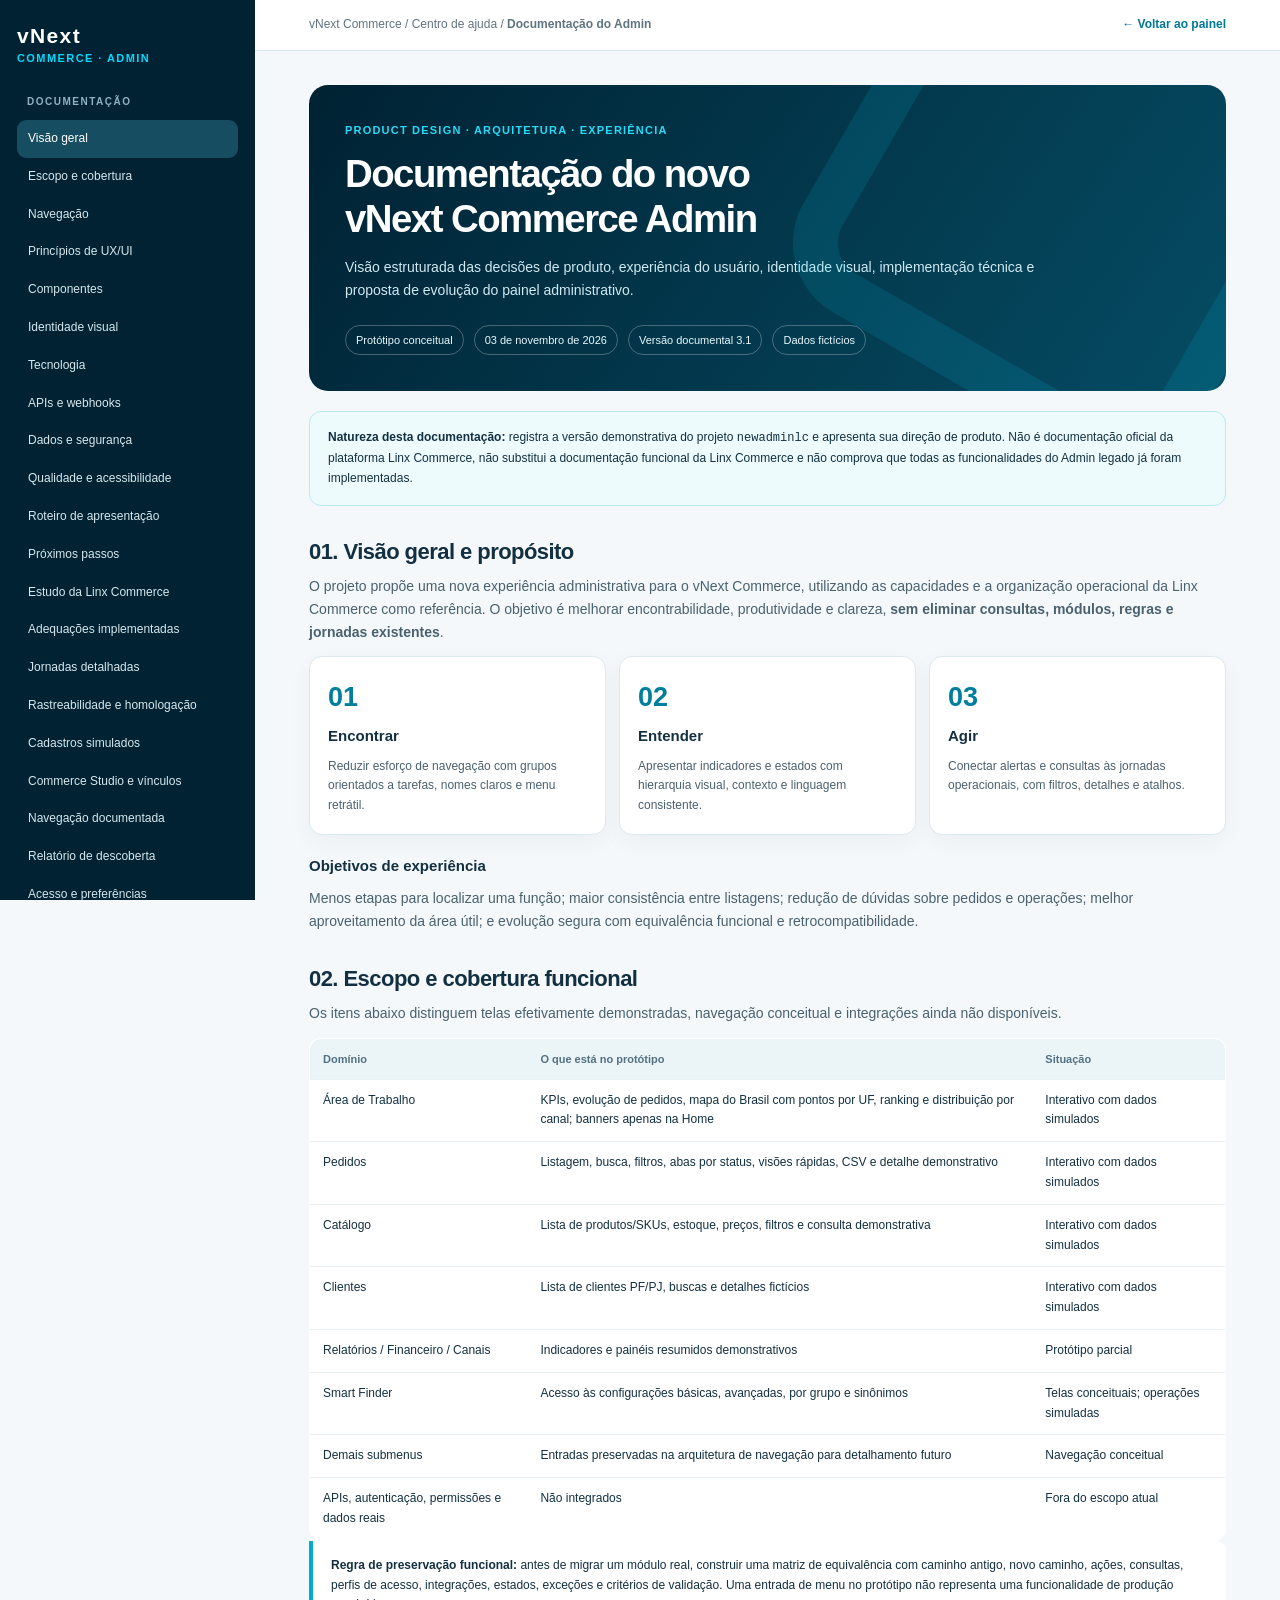
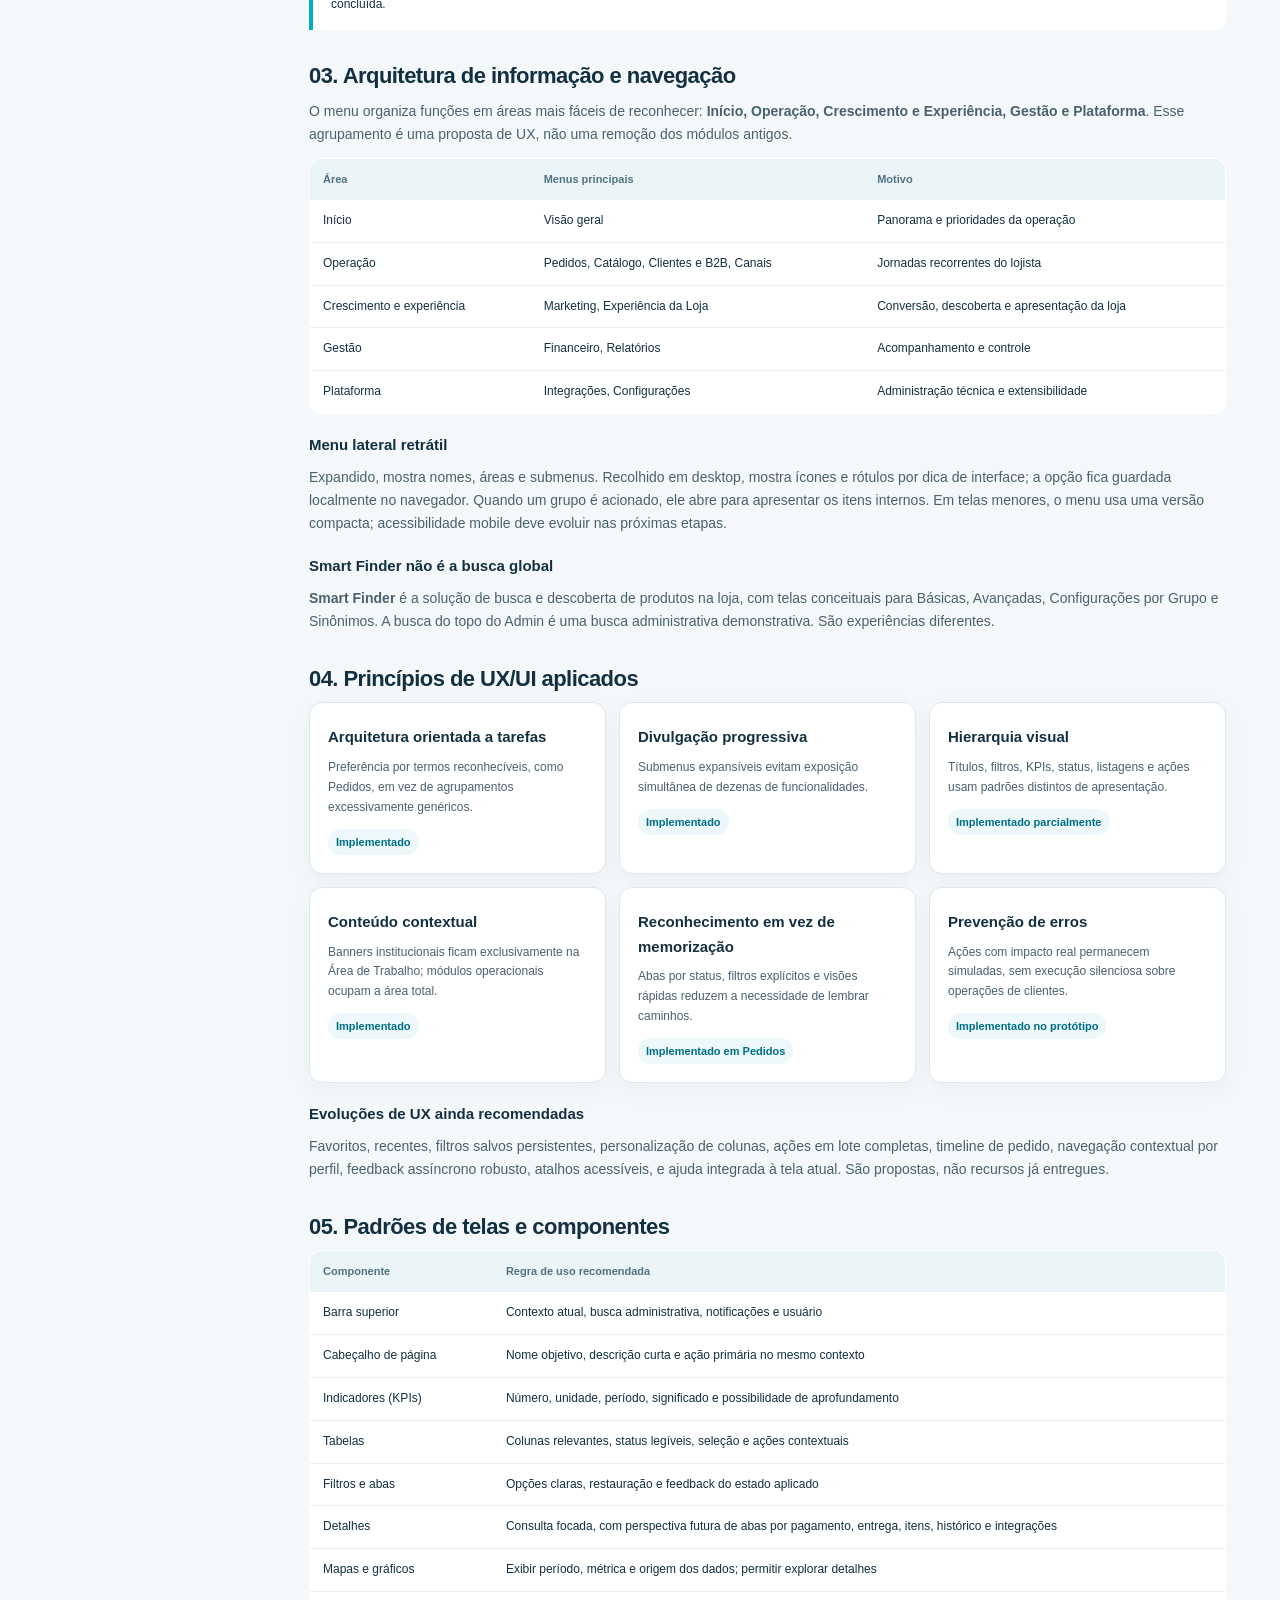
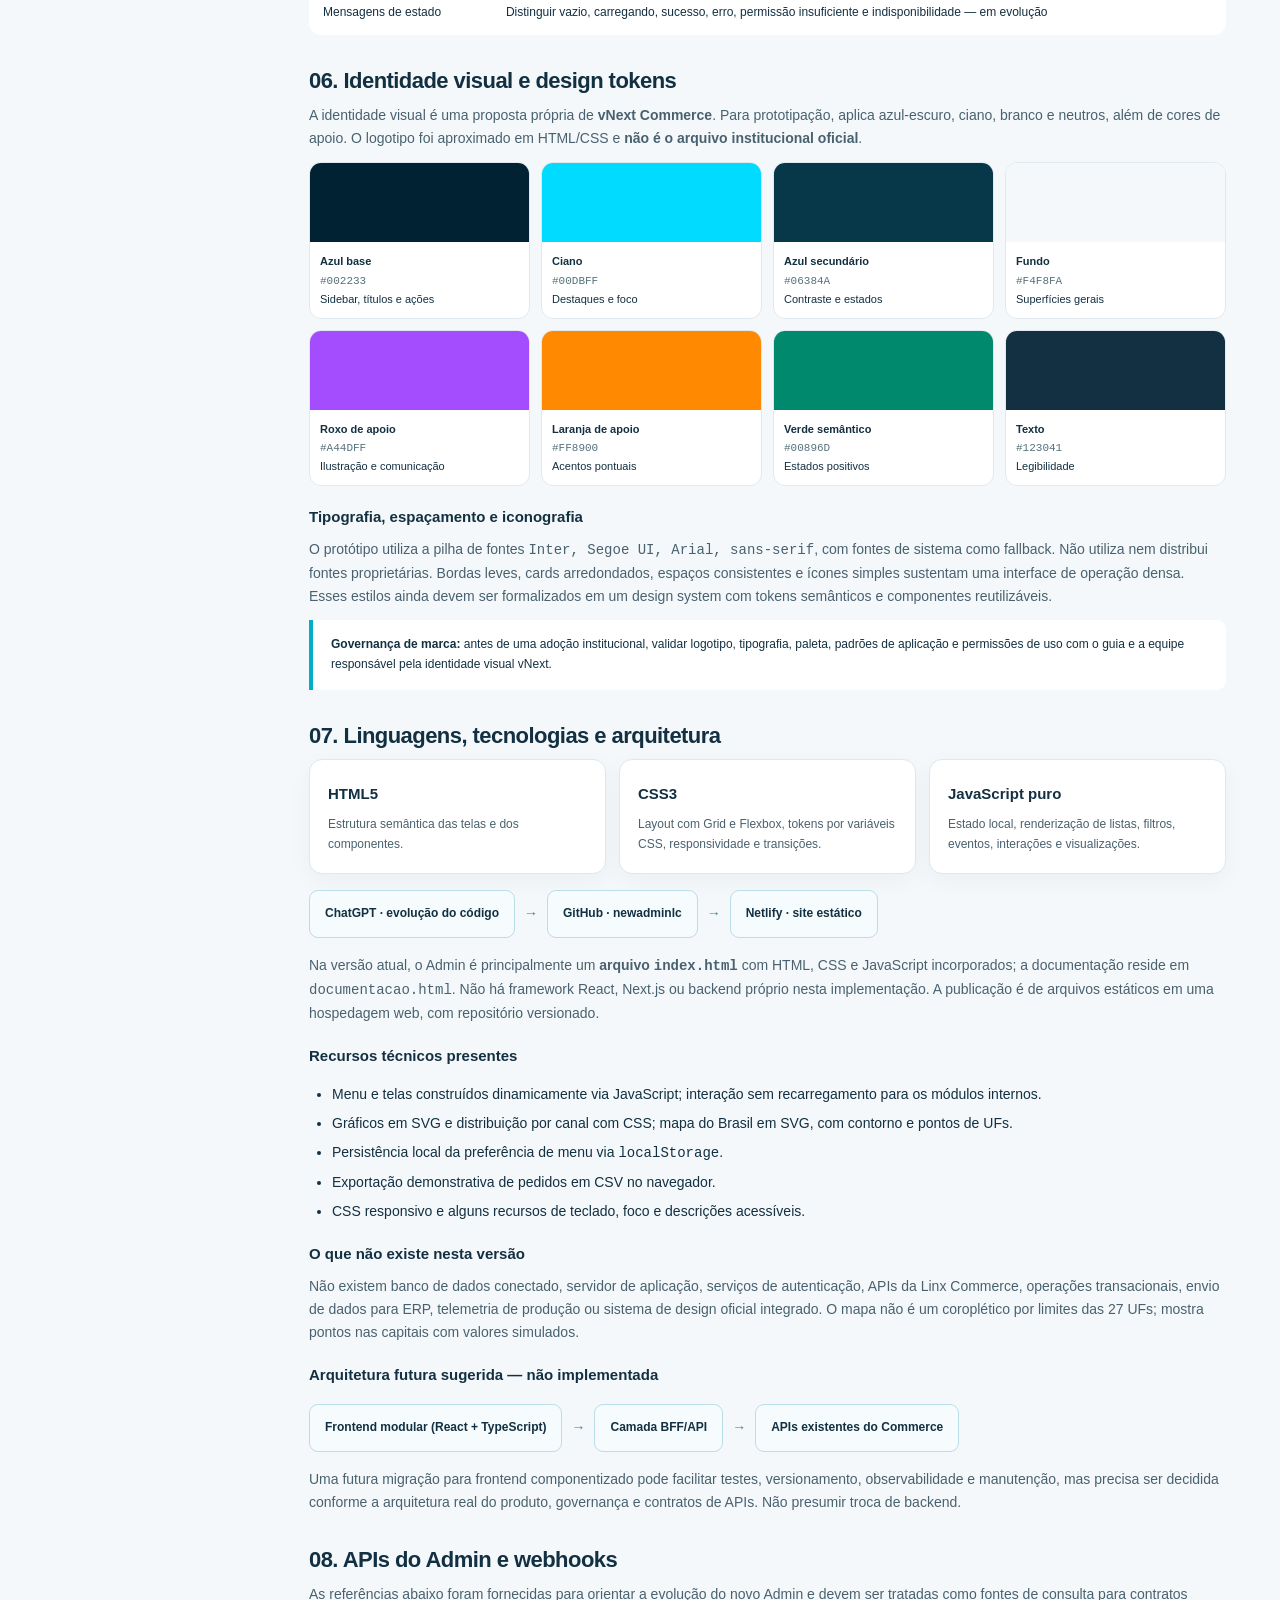
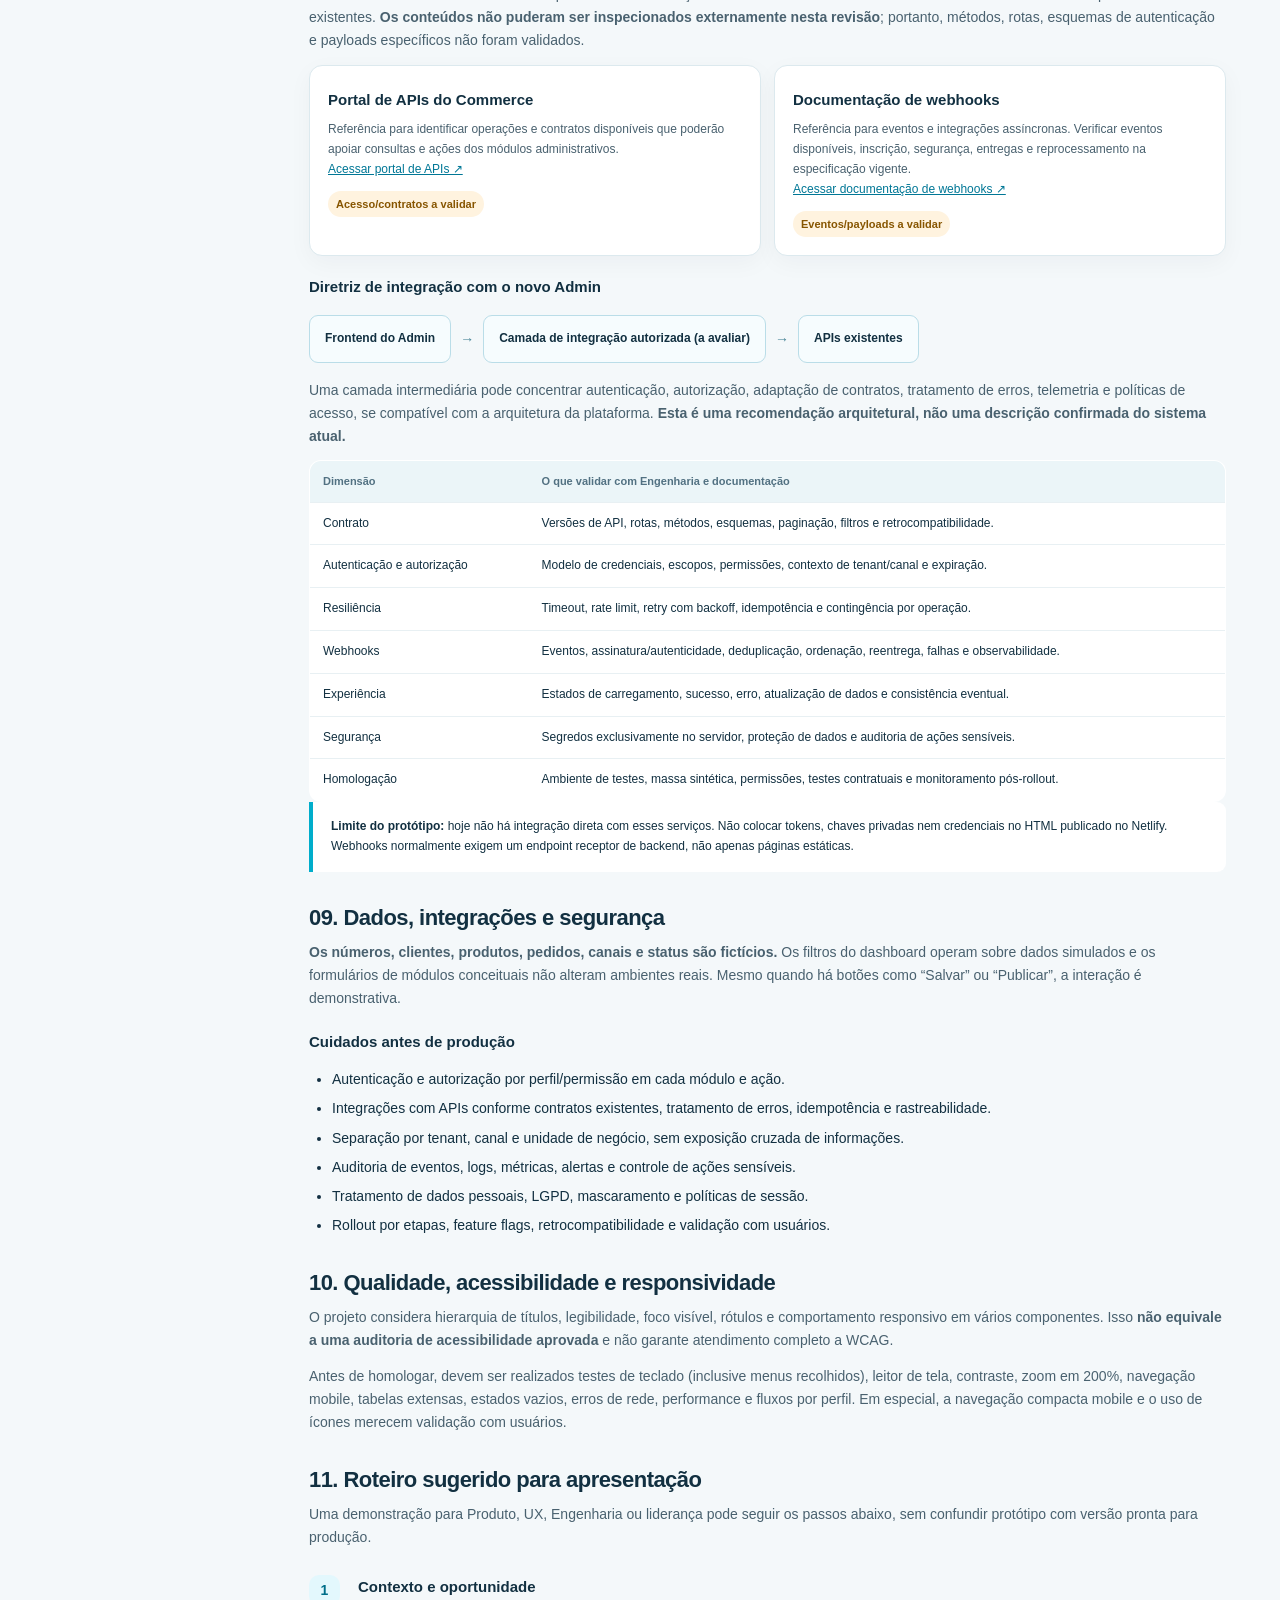
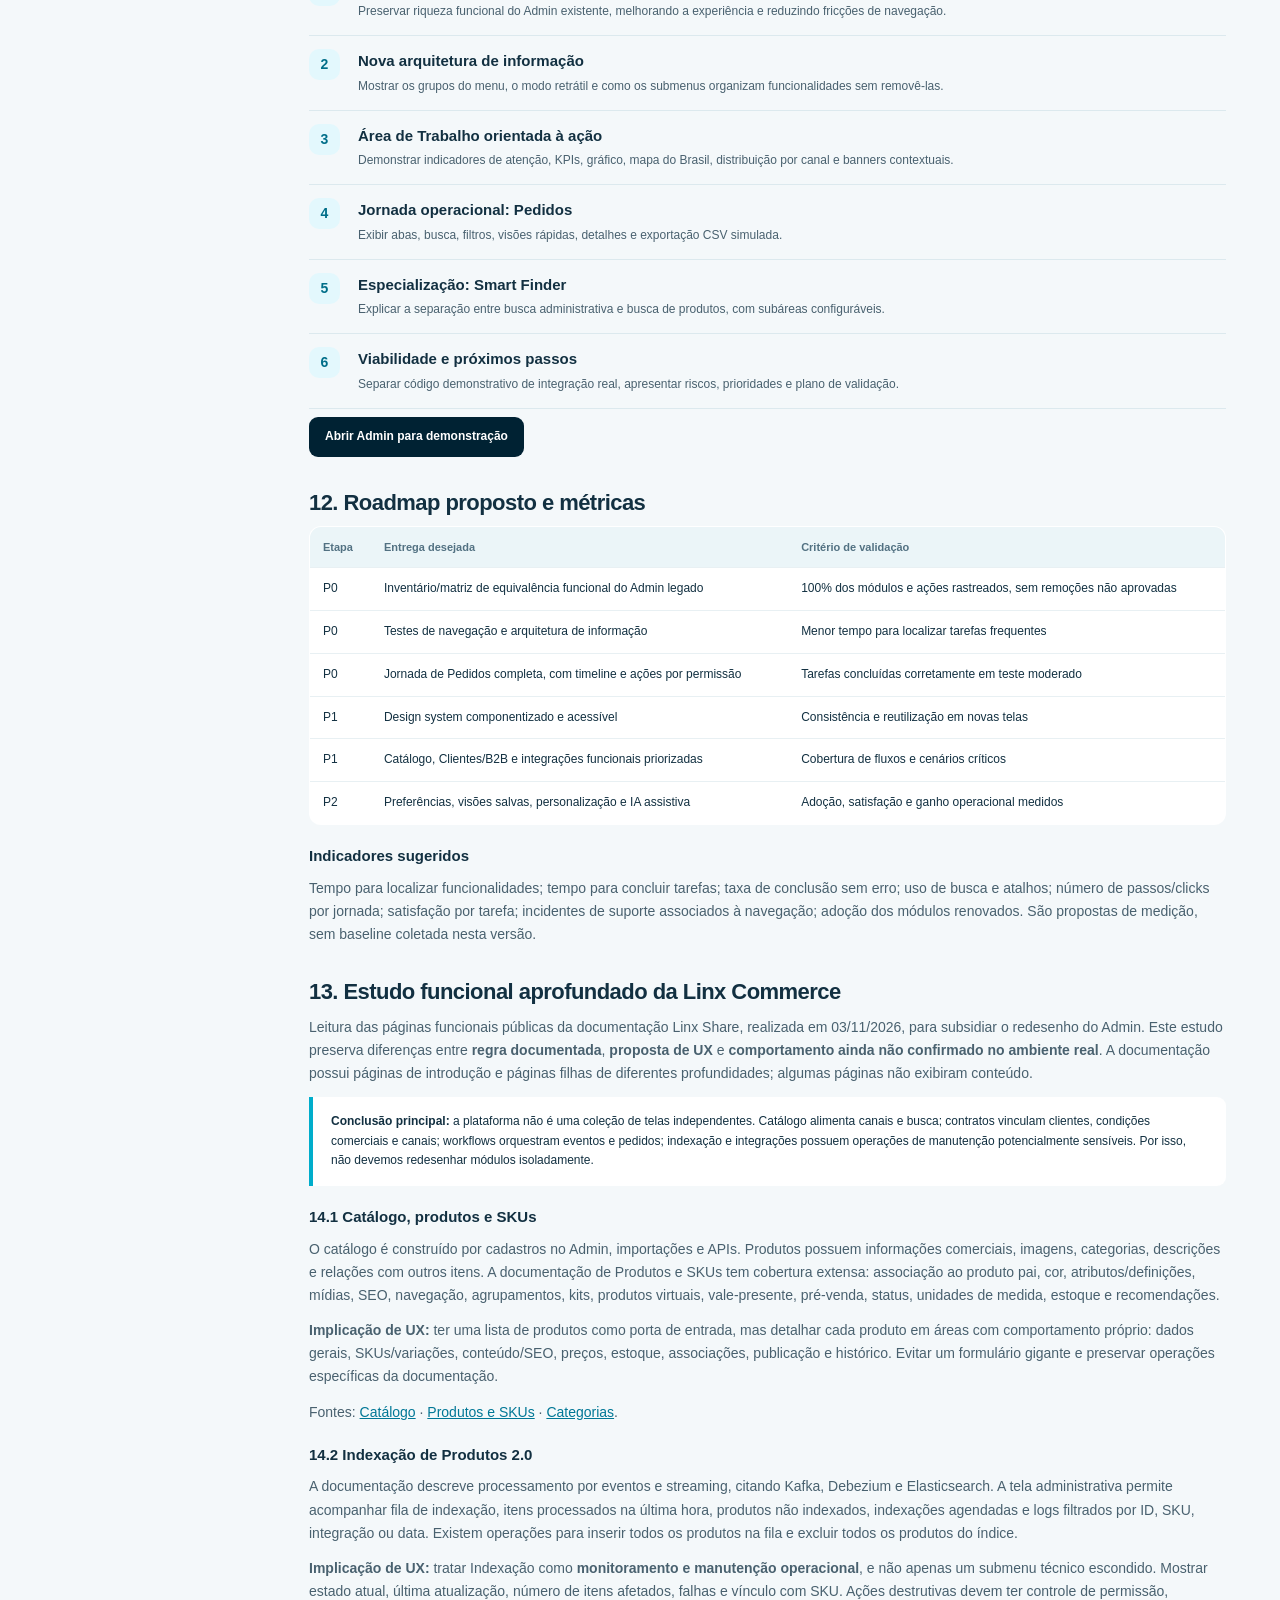
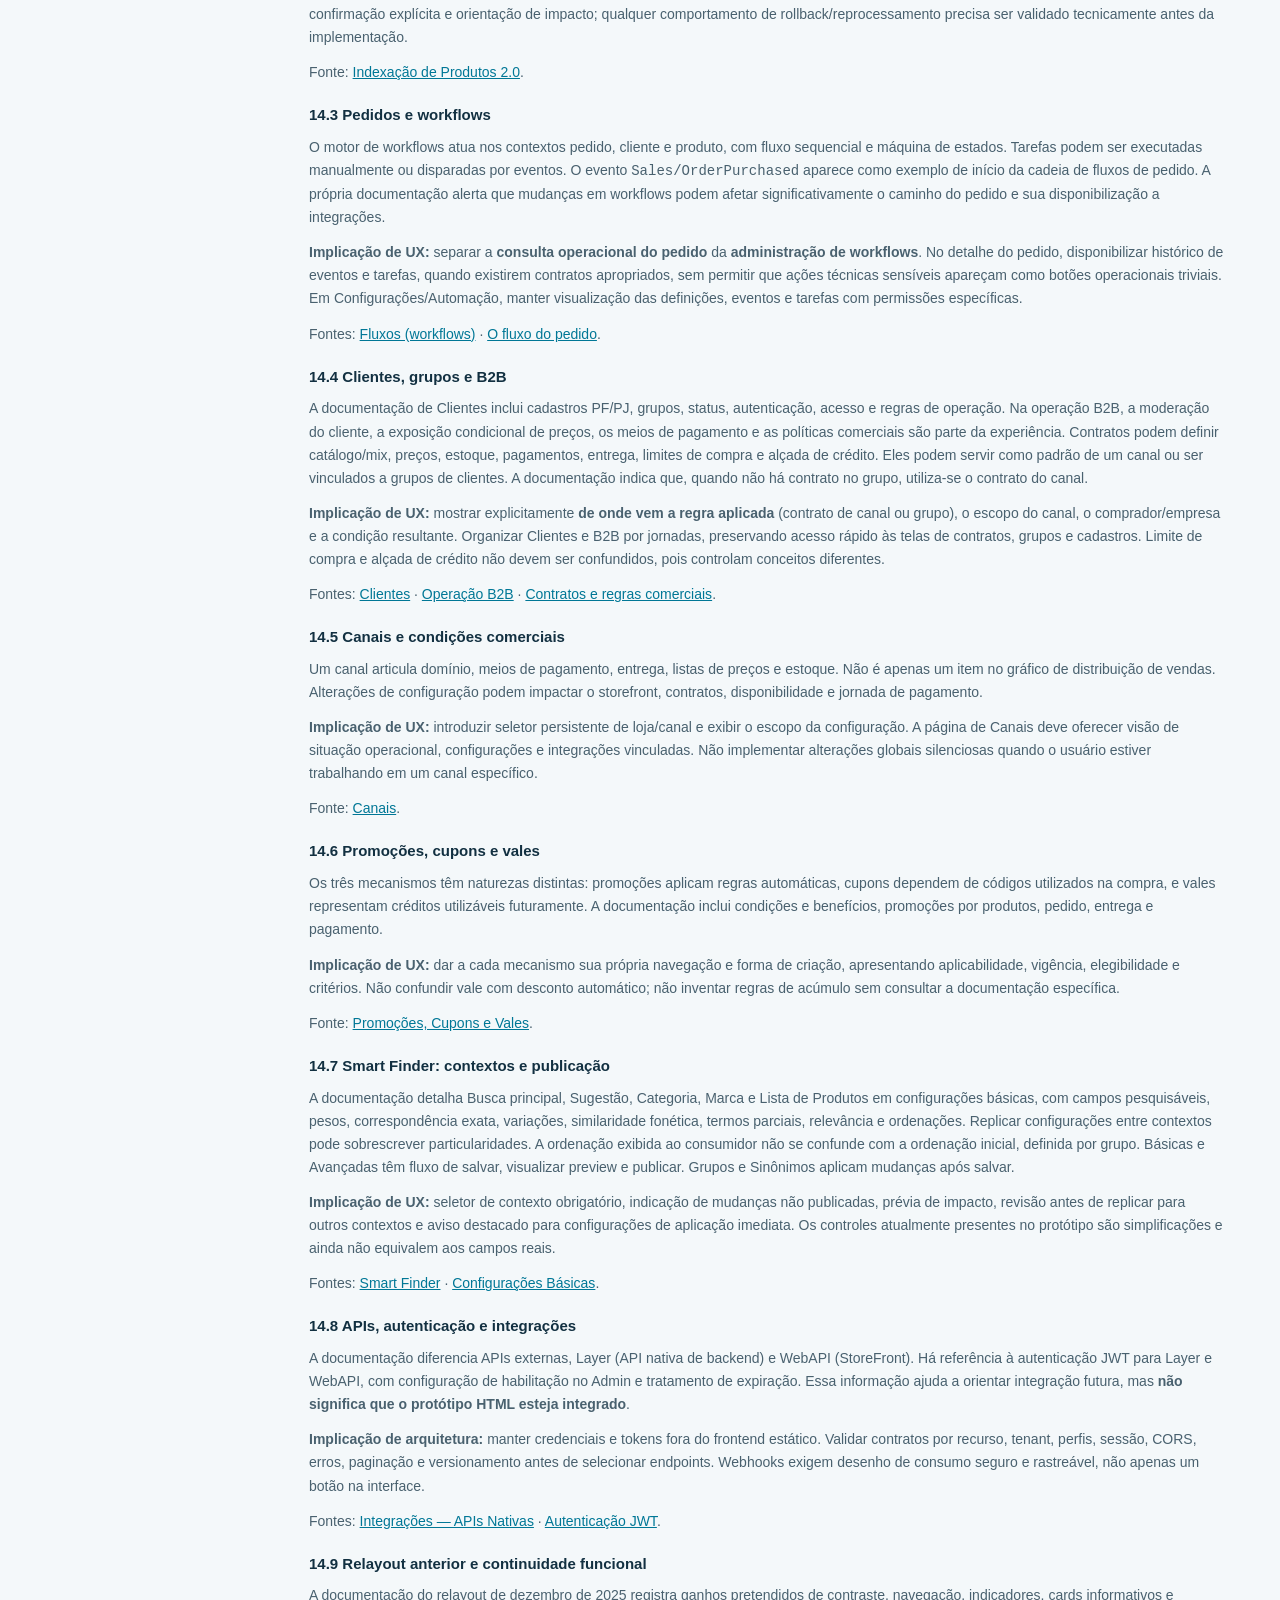
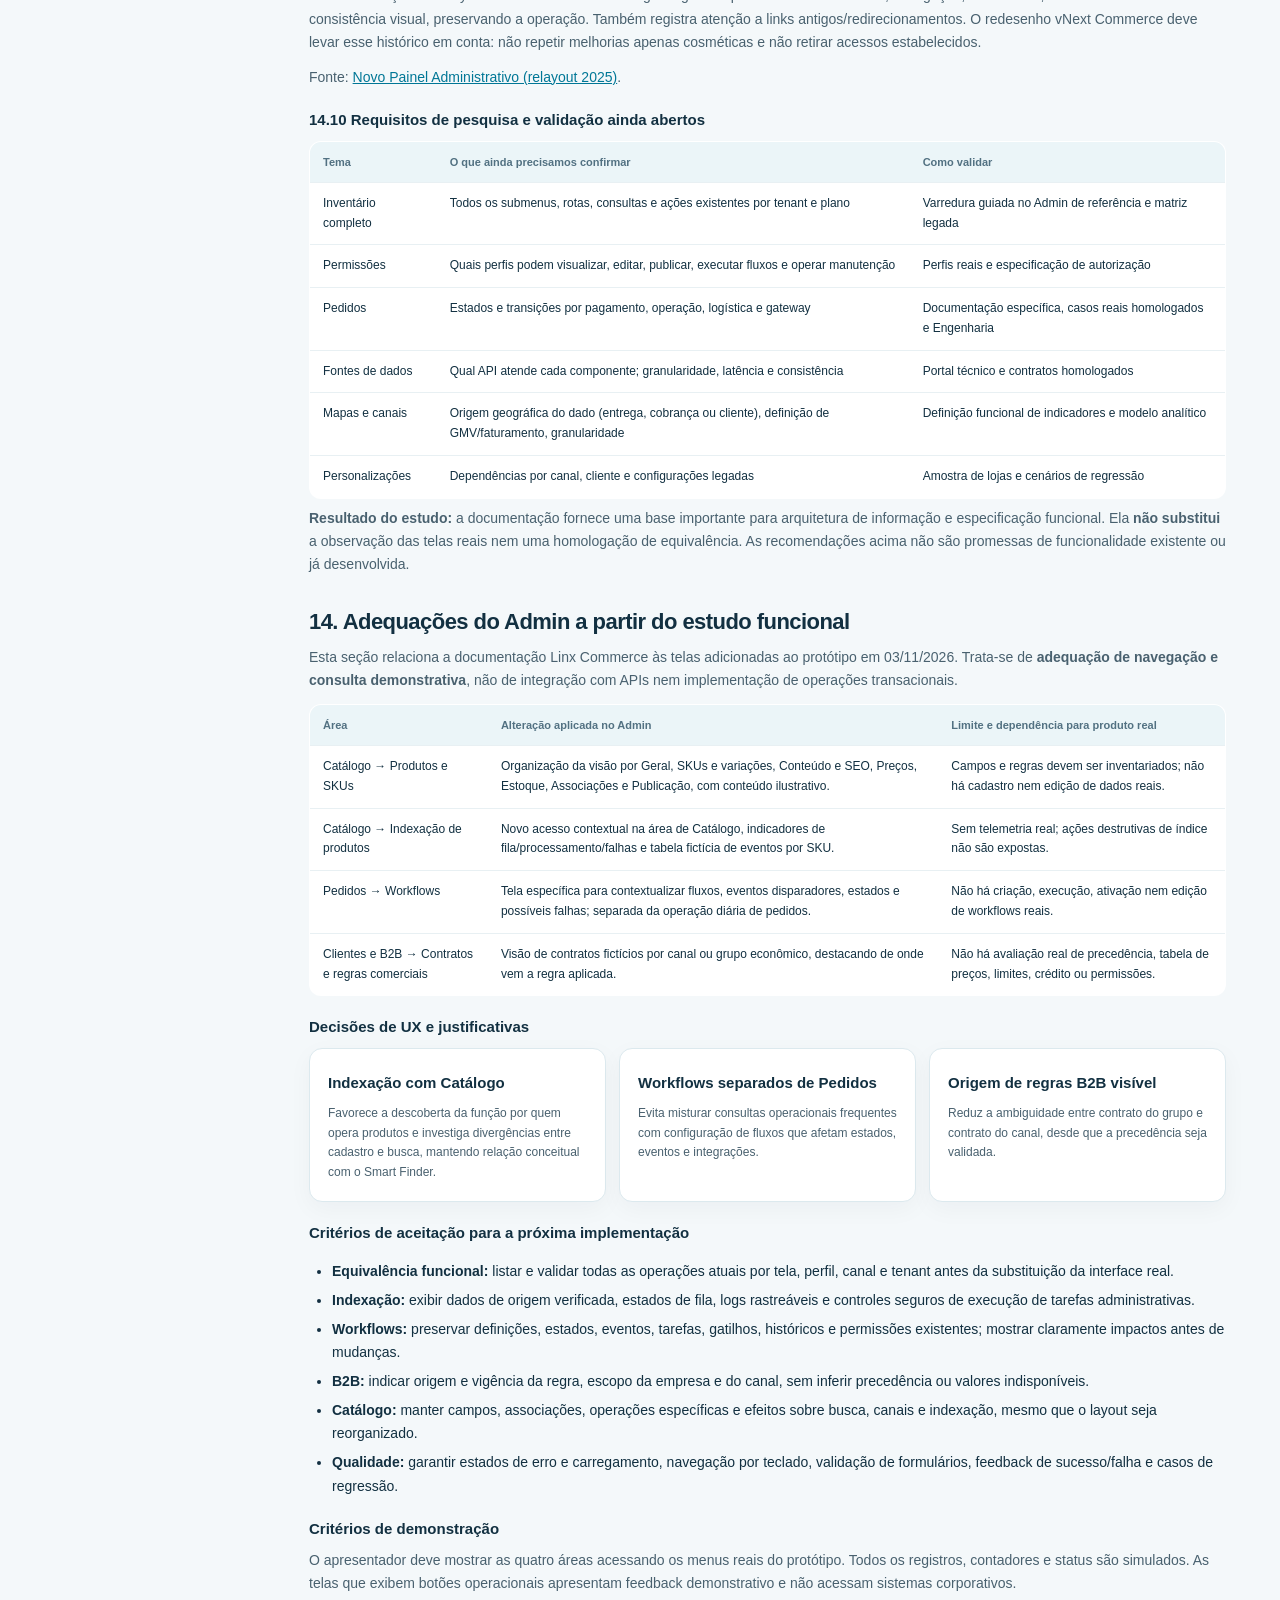
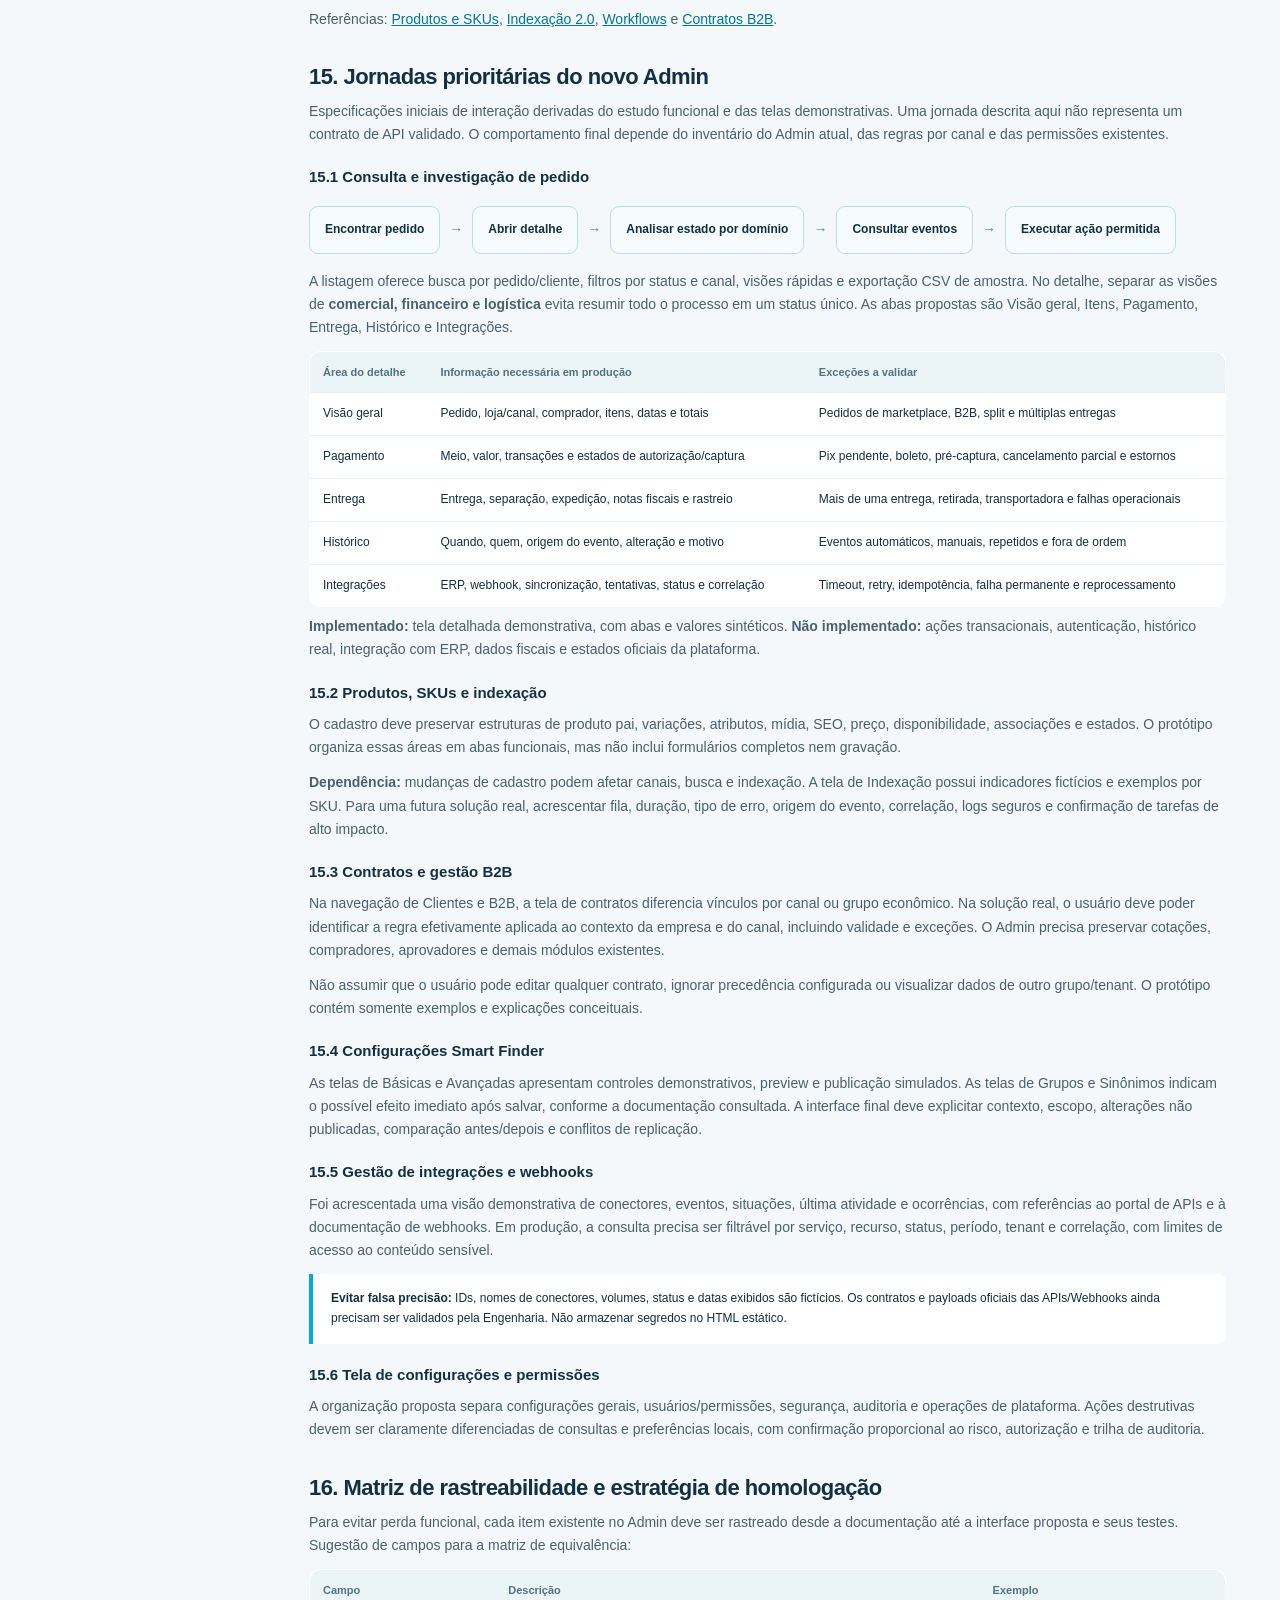
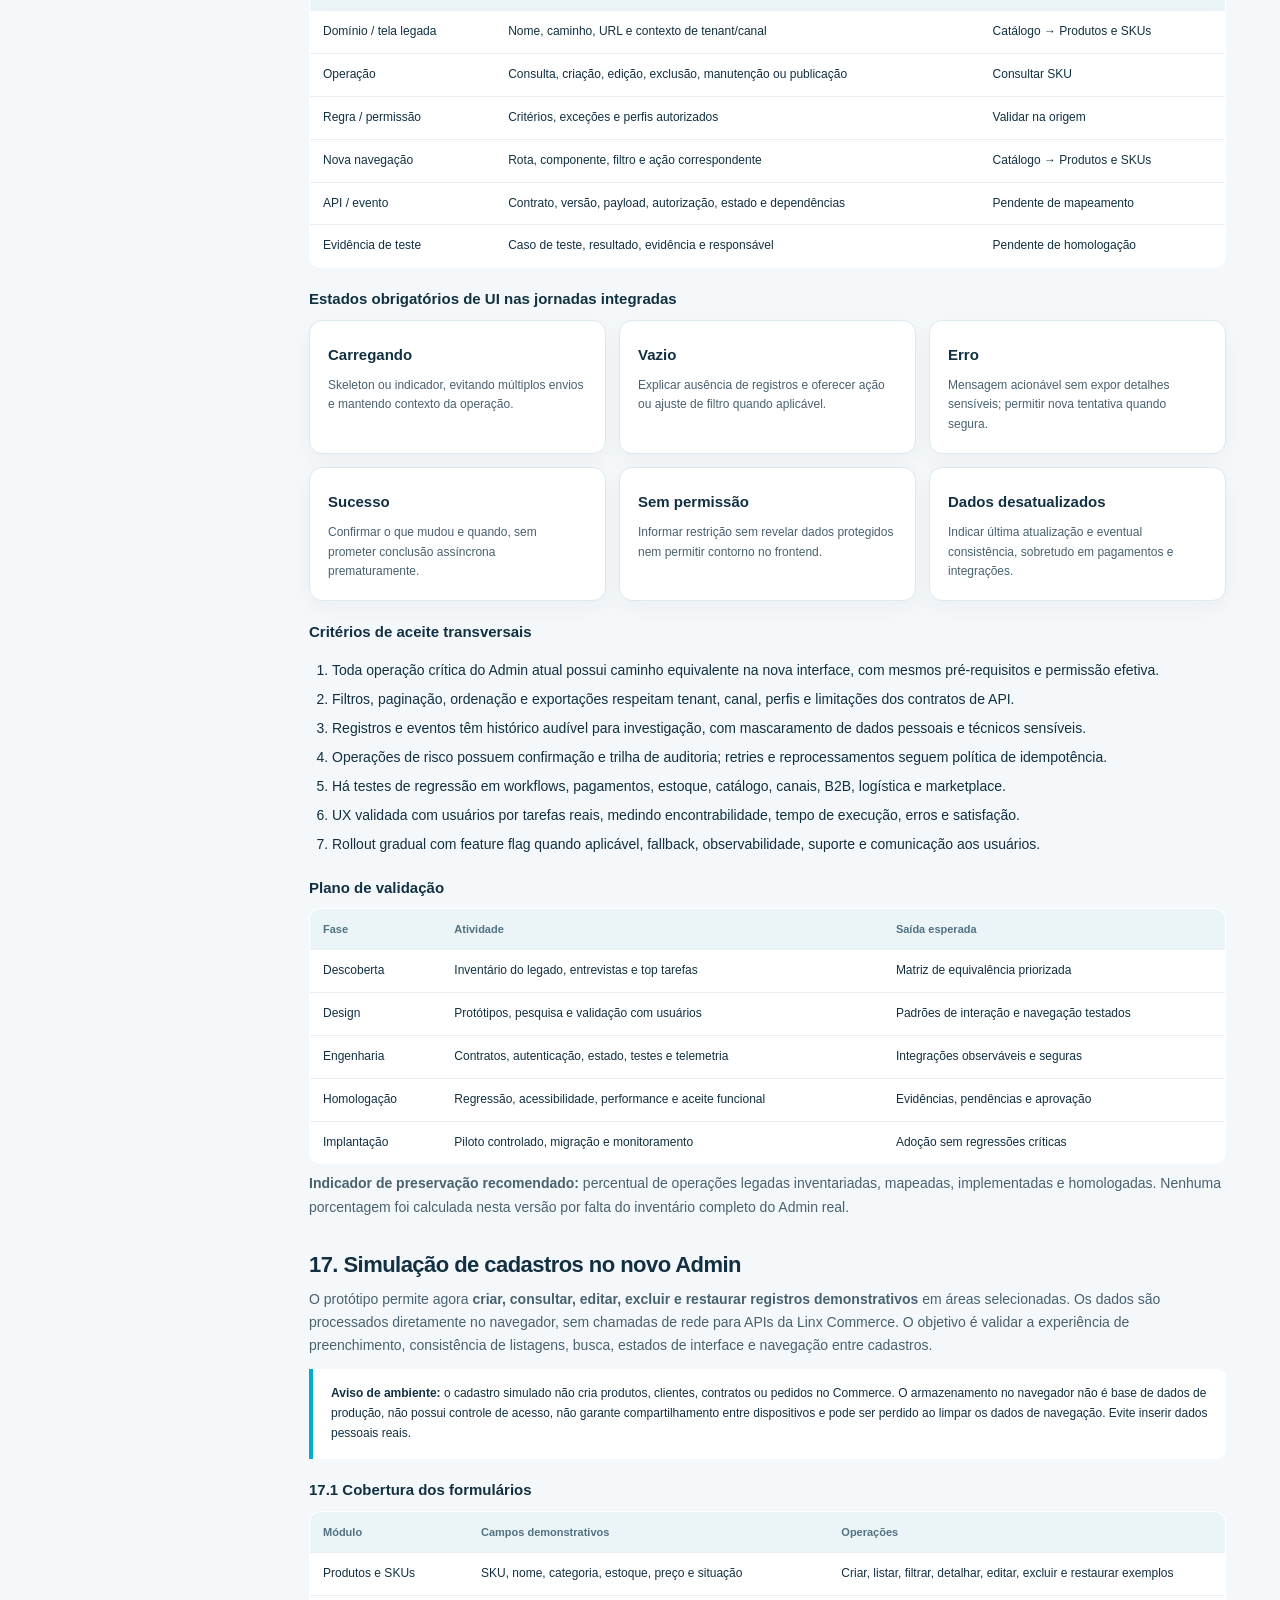
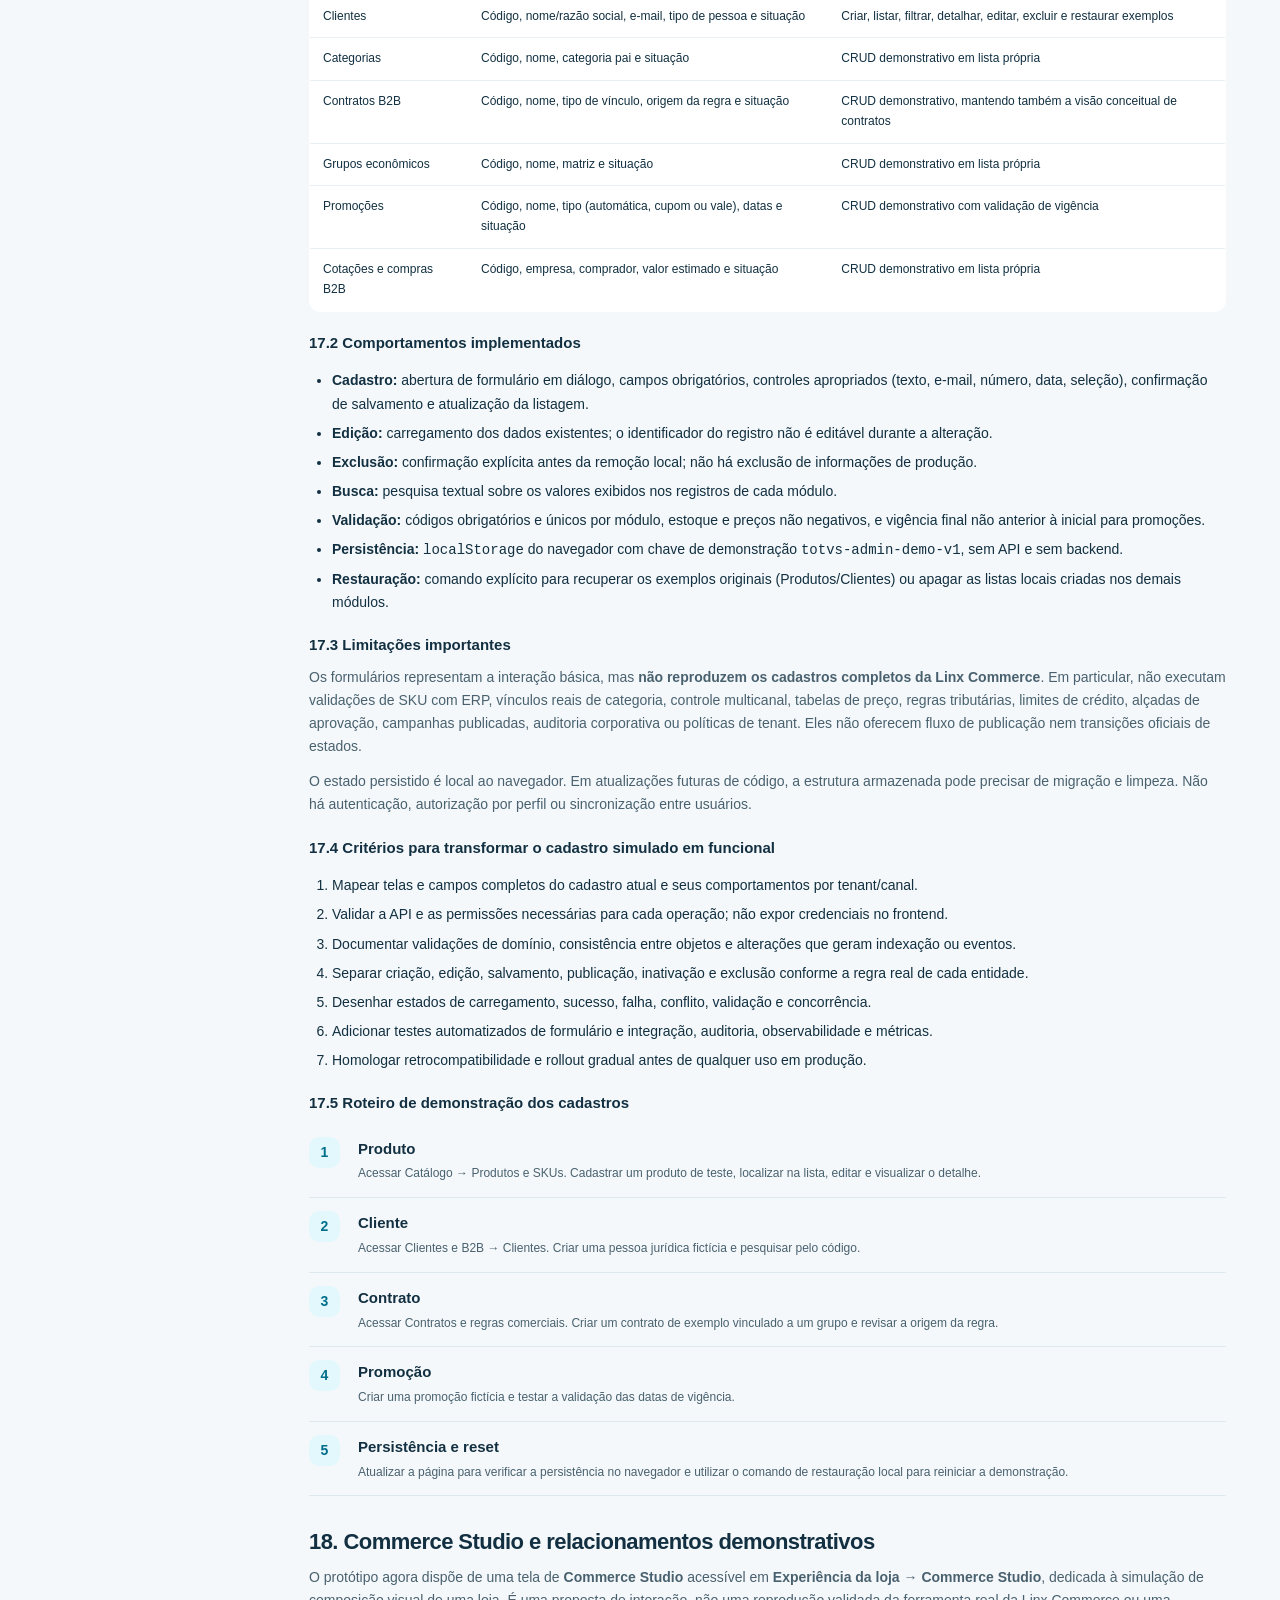
<file: documentacao.html>
<!doctype html>
<html lang="pt-BR">
<head>
<meta charset="utf-8"><meta name="viewport" content="width=device-width,initial-scale=1">
<meta name="description" content="Documentação de produto, UX/UI, arquitetura e apresentação do protótipo vNext Commerce Admin.">
<title>Documentação do Admin | vNext Commerce</title>
<style>
:root{--navy:#002233;--navy2:#06384a;--cyan:#00dbff;--cyanSoft:#e4faff;--orange:#ff8900;--purple:#a44dff;--green:#00896d;--bg:#f4f8fa;--line:#dce9ee;--text:#123041;--muted:#5e7481;--shadow:0 7px 24px #0022330a}
*{box-sizing:border-box}html{scroll-behavior:smooth;scroll-padding-top:80px}body{margin:0;background:var(--bg);font:14px/1.65 Inter,"Segoe UI",Arial,sans-serif;color:var(--text)}a{color:#007796}a:focus-visible,button:focus-visible{outline:3px solid #00bded;outline-offset:3px}button{font:inherit;cursor:pointer}.layout{display:grid;grid-template-columns:255px minmax(0,1fr);min-height:100vh}
aside{background:#002233;color:#d5e9ee;padding:25px 17px;position:sticky;top:0;height:100vh;overflow:auto}aside .logo{font-size:21px;letter-spacing:.065em;color:white;font-weight:900;line-height:1.08}aside .logo small{display:block;color:var(--cyan);font-size:11px;letter-spacing:.13em;margin-top:5px}aside .kicker{margin:29px 10px 10px;color:#8eb4bf;font-size:10px;font-weight:800;letter-spacing:.15em;text-transform:uppercase}
aside nav a{display:block;color:#d6e8ed;text-decoration:none;padding:9px 11px;border-radius:9px;font-size:12px}aside nav a:hover,aside nav a.active{background:#164d60;color:white}aside .return{display:block;color:var(--cyan);text-decoration:none;padding:11px;border:1px solid #376676;border-radius:10px;margin-top:18px;font-size:12px;font-weight:700}
main{min-width:0}.topbar{display:flex;gap:12px;justify-content:space-between;align-items:center;background:white;border-bottom:1px solid var(--line);padding:15px min(5vw,54px);position:sticky;top:0;z-index:2}.topbar .crumb{font-size:12px;color:var(--muted)}.topbar a{text-decoration:none;font-weight:750;font-size:12px}.body{max-width:1240px;padding:34px min(5vw,54px) 65px;margin:auto}
.hero{border-radius:19px;padding:36px;background:linear-gradient(125deg,#002233,#054c64);color:white;position:relative;overflow:hidden}
.hero:after{content:"";position:absolute;right:-70px;top:-120px;width:360px;height:360px;border:45px solid #00dbff1c;transform:rotate(30deg);border-radius:80px;pointer-events:none}
.eyebrow{font-size:11px;color:#27daf7;font-weight:850;letter-spacing:.11em;text-transform:uppercase}
.hero h1{font-size:clamp(27px,3vw,43px);letter-spacing:-.04em;line-height:1.17;margin:13px 0}.hero p{color:#d0e9f1;max-width:700px;font-size:14px;margin-bottom:0}
.meta{display:flex;gap:10px;flex-wrap:wrap;margin-top:23px}.meta span{padding:5px 10px;border:1px solid #ffffff45;border-radius:30px;color:#e7f9fd;font-size:11px}
.notice{background:#edfbfd;border:1px solid #b9eaf4;border-radius:12px;padding:16px 18px;margin:20px 0;font-size:12px}
section{margin-top:32px;scroll-margin-top:95px}section h2{font-size:22px;line-height:1.25;letter-spacing:-.025em;margin:0 0 10px}section h3{font-size:15px;margin:19px 0 8px}section p{margin:8px 0 12px;color:#49616f}
.grid{display:grid;grid-template-columns:repeat(3,minmax(0,1fr));gap:13px}.card{border:1px solid var(--line);background:#fff;border-radius:13px;padding:18px;box-shadow:var(--shadow)}.card h3{margin:4px 0 8px}.card p{font-size:12px;margin:0}.metric{font-size:27px;color:#007e9d;font-weight:850}
.tags{display:flex;gap:7px;flex-wrap:wrap;margin-top:11px}.tag{font-size:11px;background:#ecf8fa;color:#006d87;padding:4px 8px;border-radius:20px;font-weight:700}.tag.warn{background:#fff3df;color:#875500}.tag.gray{background:#edf1f3;color:#526a79}
table{width:100%;border-collapse:collapse;font-size:12px;background:white;border:1px solid var(--line);border-radius:12px;overflow:hidden}th{text-align:left;color:#527182;font-size:11px;background:#ebf5f8}td,th{padding:11px 13px;border-bottom:1px solid #e8f0f3;vertical-align:top}tr:last-child td{border-bottom:0}ul,ol{padding-left:23px}li{margin:6px 0}
.palette{display:grid;grid-template-columns:repeat(4,minmax(0,1fr));gap:11px}.swatch{border:1px solid #e2e9ee;border-radius:12px;overflow:hidden;background:white}.swatch .color{height:79px}.swatch .label{padding:10px;font-size:11px}.swatch strong{display:block}.swatch code{color:#55717c}
.diagram{display:flex;gap:9px;align-items:center;flex-wrap:wrap;margin:16px 0}.diagram span{padding:13px 15px;border:1px solid #badde8;background:#f6fcfe;border-radius:9px;font-size:12px;font-weight:800}.diagram i{font-style:normal;color:#498598}
.callout{padding:15px 18px;background:#fff;border-left:4px solid #00adcb;border-radius:0 9px 9px 0;font-size:12px}
.demo-step{display:grid;grid-template-columns:36px 1fr;gap:13px;padding:13px 0;border-bottom:1px solid var(--line)}.demo-step .number{height:31px;width:31px;border-radius:10px;background:#e3f8fd;color:#006e89;display:grid;place-items:center;font-weight:850}.demo-step h3{margin:0 0 3px}.demo-step p{font-size:12px;margin:0}
.footer{font-size:11px;color:#718894;padding:20px 0;border-top:1px solid var(--line);margin-top:40px}.action{display:inline-block;text-decoration:none;background:var(--navy);color:#fff;border-radius:9px;padding:10px 16px;font-weight:800;font-size:12px;margin-top:8px}.action:hover{background:#105269}
@media(max-width:1000px){.grid{grid-template-columns:1fr 1fr}.palette{grid-template-columns:repeat(2,1fr)}}
@media(max-width:760px){.layout{grid-template-columns:1fr}aside{position:relative;height:auto;padding:16px}aside nav{display:flex;overflow:auto;gap:3px}aside .kicker{display:none}aside nav a{white-space:nowrap}aside .return{margin:9px 0 0}.topbar{padding:13px 18px}.body{padding:20px 16px 45px}.hero{padding:26px 22px}.grid{grid-template-columns:1fr}.palette{grid-template-columns:repeat(2,1fr)}}
@media print{.layout{display:block}aside,.topbar,.action{display:none!important}.body{max-width:none;padding:0}.hero{print-color-adjust:exact;-webkit-print-color-adjust:exact}section{break-inside:avoid}a{color:#00485f}}
@media(prefers-reduced-motion:reduce){html{scroll-behavior:auto}}
</style>
</head>
<body>
<div class="layout">
<aside aria-label="Índice da documentação"><div class="logo">vNext<small>COMMERCE · ADMIN</small></div><div class="kicker">Documentação</div>
<nav id="toc">
<a href="#visao">Visão geral</a><a href="#escopo">Escopo e cobertura</a><a href="#navegacao">Navegação</a><a href="#ux">Princípios de UX/UI</a><a href="#componentes">Componentes</a><a href="#identidade">Identidade visual</a><a href="#tecnologia">Tecnologia</a><a href="#apis">APIs e webhooks</a><a href="#dados">Dados e segurança</a><a href="#qualidade">Qualidade e acessibilidade</a><a href="#roteiro">Roteiro de apresentação</a><a href="#evolucao">Próximos passos</a><a href="#estudo-funcional">Estudo da Linx Commerce</a><a href="#adequacoes-funcionais">Adequações implementadas</a><a href="#jornadas">Jornadas detalhadas</a><a href="#rastreabilidade">Rastreabilidade e homologação</a><a href="#cadastros">Cadastros simulados</a><a href="#studio">Commerce Studio e vínculos</a><a href="#doc-navigation">Navegação documentada</a><a href="#relatorio-descoberta">Relatório de descoberta</a><a href="#acesso">Acesso e preferências</a><a href="#descoberta-evolucao">Evolução do discovery</a><a href="#discovery-novembro">Discovery aprofundado</a><a href="#cadastros-expandidos">Cadastros ampliados</a><a href="#ux-vnext">Evolução UX transversal</a><a href="#manu-ux">Manu IA e refinamento UX</a><a href="#cadastros-operacionais">Cadastros e fluxos</a><a href="#workflow-studio">Workflow Studio</a><a href="#insights-comerciais">Indicadores comerciais</a><a href="#dashboard-online">Visitas online por canal</a><a href="#versoes-admin">Versões New e New Old</a><a href="#referencias">Referências</a>
</nav><a class="return" href="./index.html">← Voltar ao Admin</a>
</aside>
<main>
<div class="topbar"><div class="crumb">vNext Commerce / Centro de ajuda / <b>Documentação do Admin</b></div><a href="./index.html">← Voltar ao painel</a></div>
<div class="body">
<header class="hero"><div class="eyebrow">Product design · Arquitetura · Experiência</div><h1>Documentação do novo<br>vNext Commerce Admin</h1><p>Visão estruturada das decisões de produto, experiência do usuário, identidade visual, implementação técnica e proposta de evolução do painel administrativo.</p><div class="meta"><span>Protótipo conceitual</span><span>03 de novembro de 2026</span><span>Versão documental 3.1</span><span>Dados fictícios</span></div></header>
<div class="notice"><b>Natureza desta documentação:</b> registra a versão demonstrativa do projeto <code>newadminlc</code> e apresenta sua direção de produto. Não é documentação oficial da plataforma Linx Commerce, não substitui a documentação funcional da Linx Commerce e não comprova que todas as funcionalidades do Admin legado já foram implementadas.</div>
<section id="visao"><h2>01. Visão geral e propósito</h2><p>O projeto propõe uma nova experiência administrativa para o vNext Commerce, utilizando as capacidades e a organização operacional da Linx Commerce como referência. O objetivo é melhorar encontrabilidade, produtividade e clareza, <b>sem eliminar consultas, módulos, regras e jornadas existentes</b>.</p>
<div class="grid"><article class="card"><div class="metric">01</div><h3>Encontrar</h3><p>Reduzir esforço de navegação com grupos orientados a tarefas, nomes claros e menu retrátil.</p></article><article class="card"><div class="metric">02</div><h3>Entender</h3><p>Apresentar indicadores e estados com hierarquia visual, contexto e linguagem consistente.</p></article><article class="card"><div class="metric">03</div><h3>Agir</h3><p>Conectar alertas e consultas às jornadas operacionais, com filtros, detalhes e atalhos.</p></article></div>
<h3>Objetivos de experiência</h3><p>Menos etapas para localizar uma função; maior consistência entre listagens; redução de dúvidas sobre pedidos e operações; melhor aproveitamento da área útil; e evolução segura com equivalência funcional e retrocompatibilidade.</p></section>
<section id="escopo"><h2>02. Escopo e cobertura funcional</h2><p>Os itens abaixo distinguem telas efetivamente demonstradas, navegação conceitual e integrações ainda não disponíveis.</p>
<table><thead><tr><th>Domínio</th><th>O que está no protótipo</th><th>Situação</th></tr></thead><tbody>
<tr><td>Área de Trabalho</td><td>KPIs, evolução de pedidos, mapa do Brasil com pontos por UF, ranking e distribuição por canal; banners apenas na Home</td><td>Interativo com dados simulados</td></tr>
<tr><td>Pedidos</td><td>Listagem, busca, filtros, abas por status, visões rápidas, CSV e detalhe demonstrativo</td><td>Interativo com dados simulados</td></tr>
<tr><td>Catálogo</td><td>Lista de produtos/SKUs, estoque, preços, filtros e consulta demonstrativa</td><td>Interativo com dados simulados</td></tr>
<tr><td>Clientes</td><td>Lista de clientes PF/PJ, buscas e detalhes fictícios</td><td>Interativo com dados simulados</td></tr>
<tr><td>Relatórios / Financeiro / Canais</td><td>Indicadores e painéis resumidos demonstrativos</td><td>Protótipo parcial</td></tr>
<tr><td>Smart Finder</td><td>Acesso às configurações básicas, avançadas, por grupo e sinônimos</td><td>Telas conceituais; operações simuladas</td></tr>
<tr><td>Demais submenus</td><td>Entradas preservadas na arquitetura de navegação para detalhamento futuro</td><td>Navegação conceitual</td></tr>
<tr><td>APIs, autenticação, permissões e dados reais</td><td>Não integrados</td><td>Fora do escopo atual</td></tr>
</tbody></table>
<div class="callout"><b>Regra de preservação funcional:</b> antes de migrar um módulo real, construir uma matriz de equivalência com caminho antigo, novo caminho, ações, consultas, perfis de acesso, integrações, estados, exceções e critérios de validação. Uma entrada de menu no protótipo não representa uma funcionalidade de produção concluída.</div></section>
<section id="navegacao"><h2>03. Arquitetura de informação e navegação</h2>
<p>O menu organiza funções em áreas mais fáceis de reconhecer: <b>Início, Operação, Crescimento e Experiência, Gestão e Plataforma</b>. Esse agrupamento é uma proposta de UX, não uma remoção dos módulos antigos.</p>
<table><thead><tr><th>Área</th><th>Menus principais</th><th>Motivo</th></tr></thead><tbody>
<tr><td>Início</td><td>Visão geral</td><td>Panorama e prioridades da operação</td></tr>
<tr><td>Operação</td><td>Pedidos, Catálogo, Clientes e B2B, Canais</td><td>Jornadas recorrentes do lojista</td></tr>
<tr><td>Crescimento e experiência</td><td>Marketing, Experiência da Loja</td><td>Conversão, descoberta e apresentação da loja</td></tr>
<tr><td>Gestão</td><td>Financeiro, Relatórios</td><td>Acompanhamento e controle</td></tr>
<tr><td>Plataforma</td><td>Integrações, Configurações</td><td>Administração técnica e extensibilidade</td></tr>
</tbody></table>
<h3>Menu lateral retrátil</h3><p>Expandido, mostra nomes, áreas e submenus. Recolhido em desktop, mostra ícones e rótulos por dica de interface; a opção fica guardada localmente no navegador. Quando um grupo é acionado, ele abre para apresentar os itens internos. Em telas menores, o menu usa uma versão compacta; acessibilidade mobile deve evoluir nas próximas etapas.</p>
<h3>Smart Finder não é a busca global</h3><p><b>Smart Finder</b> é a solução de busca e descoberta de produtos na loja, com telas conceituais para Básicas, Avançadas, Configurações por Grupo e Sinônimos. A busca do topo do Admin é uma busca administrativa demonstrativa. São experiências diferentes.</p></section>
<section id="ux"><h2>04. Princípios de UX/UI aplicados</h2>
<div class="grid"><div class="card"><h3>Arquitetura orientada a tarefas</h3><p>Preferência por termos reconhecíveis, como Pedidos, em vez de agrupamentos excessivamente genéricos.</p><div class="tags"><span class="tag">Implementado</span></div></div>
<div class="card"><h3>Divulgação progressiva</h3><p>Submenus expansíveis evitam exposição simultânea de dezenas de funcionalidades.</p><div class="tags"><span class="tag">Implementado</span></div></div>
<div class="card"><h3>Hierarquia visual</h3><p>Títulos, filtros, KPIs, status, listagens e ações usam padrões distintos de apresentação.</p><div class="tags"><span class="tag">Implementado parcialmente</span></div></div>
<div class="card"><h3>Conteúdo contextual</h3><p>Banners institucionais ficam exclusivamente na Área de Trabalho; módulos operacionais ocupam a área total.</p><div class="tags"><span class="tag">Implementado</span></div></div>
<div class="card"><h3>Reconhecimento em vez de memorização</h3><p>Abas por status, filtros explícitos e visões rápidas reduzem a necessidade de lembrar caminhos.</p><div class="tags"><span class="tag">Implementado em Pedidos</span></div></div>
<div class="card"><h3>Prevenção de erros</h3><p>Ações com impacto real permanecem simuladas, sem execução silenciosa sobre operações de clientes.</p><div class="tags"><span class="tag">Implementado no protótipo</span></div></div>
</div>
<h3>Evoluções de UX ainda recomendadas</h3><p>Favoritos, recentes, filtros salvos persistentes, personalização de colunas, ações em lote completas, timeline de pedido, navegação contextual por perfil, feedback assíncrono robusto, atalhos acessíveis, e ajuda integrada à tela atual. São propostas, não recursos já entregues.</p></section>
<section id="componentes"><h2>05. Padrões de telas e componentes</h2>
<table><thead><tr><th>Componente</th><th>Regra de uso recomendada</th></tr></thead><tbody>
<tr><td>Barra superior</td><td>Contexto atual, busca administrativa, notificações e usuário</td></tr>
<tr><td>Cabeçalho de página</td><td>Nome objetivo, descrição curta e ação primária no mesmo contexto</td></tr>
<tr><td>Indicadores (KPIs)</td><td>Número, unidade, período, significado e possibilidade de aprofundamento</td></tr>
<tr><td>Tabelas</td><td>Colunas relevantes, status legíveis, seleção e ações contextuais</td></tr>
<tr><td>Filtros e abas</td><td>Opções claras, restauração e feedback do estado aplicado</td></tr>
<tr><td>Detalhes</td><td>Consulta focada, com perspectiva futura de abas por pagamento, entrega, itens, histórico e integrações</td></tr>
<tr><td>Mapas e gráficos</td><td>Exibir período, métrica e origem dos dados; permitir explorar detalhes</td></tr>
<tr><td>Mensagens de estado</td><td>Distinguir vazio, carregando, sucesso, erro, permissão insuficiente e indisponibilidade — em evolução</td></tr>
</tbody></table></section>
<section id="identidade"><h2>06. Identidade visual e design tokens</h2><p>A identidade visual é uma proposta própria de <b>vNext Commerce</b>. Para prototipação, aplica azul-escuro, ciano, branco e neutros, além de cores de apoio. O logotipo foi aproximado em HTML/CSS e <b>não é o arquivo institucional oficial</b>.</p>
<div class="palette">
<div class="swatch"><div class="color" style="background:#002233"></div><div class="label"><strong>Azul base</strong><code>#002233</code><div>Sidebar, títulos e ações</div></div></div>
<div class="swatch"><div class="color" style="background:#00dbff"></div><div class="label"><strong>Ciano</strong><code>#00DBFF</code><div>Destaques e foco</div></div></div>
<div class="swatch"><div class="color" style="background:#06384a"></div><div class="label"><strong>Azul secundário</strong><code>#06384A</code><div>Contraste e estados</div></div></div>
<div class="swatch"><div class="color" style="background:#f4f8fa"></div><div class="label"><strong>Fundo</strong><code>#F4F8FA</code><div>Superfícies gerais</div></div></div>
<div class="swatch"><div class="color" style="background:#a44dff"></div><div class="label"><strong>Roxo de apoio</strong><code>#A44DFF</code><div>Ilustração e comunicação</div></div></div>
<div class="swatch"><div class="color" style="background:#ff8900"></div><div class="label"><strong>Laranja de apoio</strong><code>#FF8900</code><div>Acentos pontuais</div></div></div>
<div class="swatch"><div class="color" style="background:#00896d"></div><div class="label"><strong>Verde semântico</strong><code>#00896D</code><div>Estados positivos</div></div></div>
<div class="swatch"><div class="color" style="background:#123041"></div><div class="label"><strong>Texto</strong><code>#123041</code><div>Legibilidade</div></div></div>
</div>
<h3>Tipografia, espaçamento e iconografia</h3><p>O protótipo utiliza a pilha de fontes <code>Inter, Segoe UI, Arial, sans-serif</code>, com fontes de sistema como fallback. Não utiliza nem distribui fontes proprietárias. Bordas leves, cards arredondados, espaços consistentes e ícones simples sustentam uma interface de operação densa. Esses estilos ainda devem ser formalizados em um design system com tokens semânticos e componentes reutilizáveis.</p>
<div class="callout"><b>Governança de marca:</b> antes de uma adoção institucional, validar logotipo, tipografia, paleta, padrões de aplicação e permissões de uso com o guia e a equipe responsável pela identidade visual vNext.</div></section>
<section id="tecnologia"><h2>07. Linguagens, tecnologias e arquitetura</h2>
<div class="grid"><div class="card"><h3>HTML5</h3><p>Estrutura semântica das telas e dos componentes.</p></div><div class="card"><h3>CSS3</h3><p>Layout com Grid e Flexbox, tokens por variáveis CSS, responsividade e transições.</p></div><div class="card"><h3>JavaScript puro</h3><p>Estado local, renderização de listas, filtros, eventos, interações e visualizações.</p></div></div>
<div class="diagram"><span>ChatGPT · evolução do código</span><i>→</i><span>GitHub · newadminlc</span><i>→</i><span>Netlify · site estático</span></div>
<p>Na versão atual, o Admin é principalmente um <b>arquivo <code>index.html</code></b> com HTML, CSS e JavaScript incorporados; a documentação reside em <code>documentacao.html</code>. Não há framework React, Next.js ou backend próprio nesta implementação. A publicação é de arquivos estáticos em uma hospedagem web, com repositório versionado.</p>
<h3>Recursos técnicos presentes</h3><ul><li>Menu e telas construídos dinamicamente via JavaScript; interação sem recarregamento para os módulos internos.</li><li>Gráficos em SVG e distribuição por canal com CSS; mapa do Brasil em SVG, com contorno e pontos de UFs.</li><li>Persistência local da preferência de menu via <code>localStorage</code>.</li><li>Exportação demonstrativa de pedidos em CSV no navegador.</li><li>CSS responsivo e alguns recursos de teclado, foco e descrições acessíveis.</li></ul>
<h3>O que não existe nesta versão</h3><p>Não existem banco de dados conectado, servidor de aplicação, serviços de autenticação, APIs da Linx Commerce, operações transacionais, envio de dados para ERP, telemetria de produção ou sistema de design oficial integrado. O mapa não é um coroplético por limites das 27 UFs; mostra pontos nas capitais com valores simulados.</p>
<h3>Arquitetura futura sugerida — não implementada</h3><div class="diagram"><span>Frontend modular (React + TypeScript)</span><i>→</i><span>Camada BFF/API</span><i>→</i><span>APIs existentes do Commerce</span></div><p>Uma futura migração para frontend componentizado pode facilitar testes, versionamento, observabilidade e manutenção, mas precisa ser decidida conforme a arquitetura real do produto, governança e contratos de APIs. Não presumir troca de backend.</p></section>

<section id="apis"><h2>08. APIs do Admin e webhooks</h2>
<p>As referências abaixo foram fornecidas para orientar a evolução do novo Admin e devem ser tratadas como fontes de consulta para contratos existentes. <b>Os conteúdos não puderam ser inspecionados externamente nesta revisão</b>; portanto, métodos, rotas, esquemas de autenticação e payloads específicos não foram validados.</p>
<div class="grid" style="grid-template-columns:repeat(2,minmax(0,1fr))">
<article class="card"><h3>Portal de APIs do Commerce</h3><p>Referência para identificar operações e contratos disponíveis que poderão apoiar consultas e ações dos módulos administrativos.</p><p><a href="https://projetos.layer.core.dcg.com.br/portal/" rel="noopener noreferrer" target="_blank">Acessar portal de APIs ↗</a></p><div class="tags"><span class="tag warn">Acesso/contratos a validar</span></div></article>
<article class="card"><h3>Documentação de webhooks</h3><p>Referência para eventos e integrações assíncronas. Verificar eventos disponíveis, inscrição, segurança, entregas e reprocessamento na especificação vigente.</p><p><a href="https://projetos.layer.core.dcg.com.br/api/v3/webhooks/docs" rel="noopener noreferrer" target="_blank">Acessar documentação de webhooks ↗</a></p><div class="tags"><span class="tag warn">Eventos/payloads a validar</span></div></article>
</div>
<h3>Diretriz de integração com o novo Admin</h3>
<div class="diagram"><span>Frontend do Admin</span><i>→</i><span>Camada de integração autorizada (a avaliar)</span><i>→</i><span>APIs existentes</span></div>
<p>Uma camada intermediária pode concentrar autenticação, autorização, adaptação de contratos, tratamento de erros, telemetria e políticas de acesso, se compatível com a arquitetura da plataforma. <b>Esta é uma recomendação arquitetural, não uma descrição confirmada do sistema atual.</b></p>
<table><thead><tr><th>Dimensão</th><th>O que validar com Engenharia e documentação</th></tr></thead><tbody>
<tr><td>Contrato</td><td>Versões de API, rotas, métodos, esquemas, paginação, filtros e retrocompatibilidade.</td></tr>
<tr><td>Autenticação e autorização</td><td>Modelo de credenciais, escopos, permissões, contexto de tenant/canal e expiração.</td></tr>
<tr><td>Resiliência</td><td>Timeout, rate limit, retry com backoff, idempotência e contingência por operação.</td></tr>
<tr><td>Webhooks</td><td>Eventos, assinatura/autenticidade, deduplicação, ordenação, reentrega, falhas e observabilidade.</td></tr>
<tr><td>Experiência</td><td>Estados de carregamento, sucesso, erro, atualização de dados e consistência eventual.</td></tr>
<tr><td>Segurança</td><td>Segredos exclusivamente no servidor, proteção de dados e auditoria de ações sensíveis.</td></tr>
<tr><td>Homologação</td><td>Ambiente de testes, massa sintética, permissões, testes contratuais e monitoramento pós-rollout.</td></tr>
</tbody></table>
<div class="callout"><b>Limite do protótipo:</b> hoje não há integração direta com esses serviços. Não colocar tokens, chaves privadas nem credenciais no HTML publicado no Netlify. Webhooks normalmente exigem um endpoint receptor de backend, não apenas páginas estáticas.</div>
</section>
<section id="dados"><h2>09. Dados, integrações e segurança</h2><p><b>Os números, clientes, produtos, pedidos, canais e status são fictícios.</b> Os filtros do dashboard operam sobre dados simulados e os formulários de módulos conceituais não alteram ambientes reais. Mesmo quando há botões como “Salvar” ou “Publicar”, a interação é demonstrativa.</p>
<h3>Cuidados antes de produção</h3><ul><li>Autenticação e autorização por perfil/permissão em cada módulo e ação.</li><li>Integrações com APIs conforme contratos existentes, tratamento de erros, idempotência e rastreabilidade.</li><li>Separação por tenant, canal e unidade de negócio, sem exposição cruzada de informações.</li><li>Auditoria de eventos, logs, métricas, alertas e controle de ações sensíveis.</li><li>Tratamento de dados pessoais, LGPD, mascaramento e políticas de sessão.</li><li>Rollout por etapas, feature flags, retrocompatibilidade e validação com usuários.</li></ul></section>
<section id="qualidade"><h2>10. Qualidade, acessibilidade e responsividade</h2>
<p>O projeto considera hierarquia de títulos, legibilidade, foco visível, rótulos e comportamento responsivo em vários componentes. Isso <b>não equivale a uma auditoria de acessibilidade aprovada</b> e não garante atendimento completo a WCAG.</p>
<p>Antes de homologar, devem ser realizados testes de teclado (inclusive menus recolhidos), leitor de tela, contraste, zoom em 200%, navegação mobile, tabelas extensas, estados vazios, erros de rede, performance e fluxos por perfil. Em especial, a navegação compacta mobile e o uso de ícones merecem validação com usuários.</p></section>
<section id="roteiro"><h2>11. Roteiro sugerido para apresentação</h2><p>Uma demonstração para Produto, UX, Engenharia ou liderança pode seguir os passos abaixo, sem confundir protótipo com versão pronta para produção.</p>
<div class="demo-step"><div class="number">1</div><div><h3>Contexto e oportunidade</h3><p>Preservar riqueza funcional do Admin existente, melhorando a experiência e reduzindo fricções de navegação.</p></div></div>
<div class="demo-step"><div class="number">2</div><div><h3>Nova arquitetura de informação</h3><p>Mostrar os grupos do menu, o modo retrátil e como os submenus organizam funcionalidades sem removê-las.</p></div></div>
<div class="demo-step"><div class="number">3</div><div><h3>Área de Trabalho orientada à ação</h3><p>Demonstrar indicadores de atenção, KPIs, gráfico, mapa do Brasil, distribuição por canal e banners contextuais.</p></div></div>
<div class="demo-step"><div class="number">4</div><div><h3>Jornada operacional: Pedidos</h3><p>Exibir abas, busca, filtros, visões rápidas, detalhes e exportação CSV simulada.</p></div></div>
<div class="demo-step"><div class="number">5</div><div><h3>Especialização: Smart Finder</h3><p>Explicar a separação entre busca administrativa e busca de produtos, com subáreas configuráveis.</p></div></div>
<div class="demo-step"><div class="number">6</div><div><h3>Viabilidade e próximos passos</h3><p>Separar código demonstrativo de integração real, apresentar riscos, prioridades e plano de validação.</p></div></div>
<a class="action" href="./index.html">Abrir Admin para demonstração</a></section>
<section id="evolucao"><h2>12. Roadmap proposto e métricas</h2>
<table><thead><tr><th>Etapa</th><th>Entrega desejada</th><th>Critério de validação</th></tr></thead><tbody>
<tr><td>P0</td><td>Inventário/matriz de equivalência funcional do Admin legado</td><td>100% dos módulos e ações rastreados, sem remoções não aprovadas</td></tr>
<tr><td>P0</td><td>Testes de navegação e arquitetura de informação</td><td>Menor tempo para localizar tarefas frequentes</td></tr>
<tr><td>P0</td><td>Jornada de Pedidos completa, com timeline e ações por permissão</td><td>Tarefas concluídas corretamente em teste moderado</td></tr>
<tr><td>P1</td><td>Design system componentizado e acessível</td><td>Consistência e reutilização em novas telas</td></tr>
<tr><td>P1</td><td>Catálogo, Clientes/B2B e integrações funcionais priorizadas</td><td>Cobertura de fluxos e cenários críticos</td></tr>
<tr><td>P2</td><td>Preferências, visões salvas, personalização e IA assistiva</td><td>Adoção, satisfação e ganho operacional medidos</td></tr>
</tbody></table>
<h3>Indicadores sugeridos</h3><p>Tempo para localizar funcionalidades; tempo para concluir tarefas; taxa de conclusão sem erro; uso de busca e atalhos; número de passos/clicks por jornada; satisfação por tarefa; incidentes de suporte associados à navegação; adoção dos módulos renovados. São propostas de medição, sem baseline coletada nesta versão.</p></section>

<section id="estudo-funcional"><h2>13. Estudo funcional aprofundado da Linx Commerce</h2>
<p>Leitura das páginas funcionais públicas da documentação Linx Share, realizada em 03/11/2026, para subsidiar o redesenho do Admin. Este estudo preserva diferenças entre <b>regra documentada</b>, <b>proposta de UX</b> e <b>comportamento ainda não confirmado no ambiente real</b>. A documentação possui páginas de introdução e páginas filhas de diferentes profundidades; algumas páginas não exibiram conteúdo.</p>
<div class="callout"><b>Conclusão principal:</b> a plataforma não é uma coleção de telas independentes. Catálogo alimenta canais e busca; contratos vinculam clientes, condições comerciais e canais; workflows orquestram eventos e pedidos; indexação e integrações possuem operações de manutenção potencialmente sensíveis. Por isso, não devemos redesenhar módulos isoladamente.</div>
<h3>14.1 Catálogo, produtos e SKUs</h3>
<p>O catálogo é construído por cadastros no Admin, importações e APIs. Produtos possuem informações comerciais, imagens, categorias, descrições e relações com outros itens. A documentação de Produtos e SKUs tem cobertura extensa: associação ao produto pai, cor, atributos/definições, mídias, SEO, navegação, agrupamentos, kits, produtos virtuais, vale-presente, pré-venda, status, unidades de medida, estoque e recomendações.</p>
<p><b>Implicação de UX:</b> ter uma lista de produtos como porta de entrada, mas detalhar cada produto em áreas com comportamento próprio: dados gerais, SKUs/variações, conteúdo/SEO, preços, estoque, associações, publicação e histórico. Evitar um formulário gigante e preservar operações específicas da documentação.</p>
<p>Fontes: <a href="https://share.linx.com.br/pages/viewpage.action?pageId=412260740" target="_blank" rel="noopener noreferrer">Catálogo</a> · <a href="https://share.linx.com.br/display/commerce/Produtos+e+SKUs" target="_blank" rel="noopener noreferrer">Produtos e SKUs</a> · <a href="https://share.linx.com.br/display/commerce/Categorias" target="_blank" rel="noopener noreferrer">Categorias</a>.</p>
<h3>14.2 Indexação de Produtos 2.0</h3>
<p>A documentação descreve processamento por eventos e streaming, citando Kafka, Debezium e Elasticsearch. A tela administrativa permite acompanhar fila de indexação, itens processados na última hora, produtos não indexados, indexações agendadas e logs filtrados por ID, SKU, integração ou data. Existem operações para inserir todos os produtos na fila e excluir todos os produtos do índice.</p>
<p><b>Implicação de UX:</b> tratar Indexação como <b>monitoramento e manutenção operacional</b>, e não apenas um submenu técnico escondido. Mostrar estado atual, última atualização, número de itens afetados, falhas e vínculo com SKU. Ações destrutivas devem ter controle de permissão, confirmação explícita e orientação de impacto; qualquer comportamento de rollback/reprocessamento precisa ser validado tecnicamente antes da implementação.</p>
<p>Fonte: <a href="https://share.linx.com.br/pages/viewpage.action?pageId=628978212" target="_blank" rel="noopener noreferrer">Indexação de Produtos 2.0</a>.</p>
<h3>14.3 Pedidos e workflows</h3>
<p>O motor de workflows atua nos contextos pedido, cliente e produto, com fluxo sequencial e máquina de estados. Tarefas podem ser executadas manualmente ou disparadas por eventos. O evento <code>Sales/OrderPurchased</code> aparece como exemplo de início da cadeia de fluxos de pedido. A própria documentação alerta que mudanças em workflows podem afetar significativamente o caminho do pedido e sua disponibilização a integrações.</p>
<p><b>Implicação de UX:</b> separar a <b>consulta operacional do pedido</b> da <b>administração de workflows</b>. No detalhe do pedido, disponibilizar histórico de eventos e tarefas, quando existirem contratos apropriados, sem permitir que ações técnicas sensíveis apareçam como botões operacionais triviais. Em Configurações/Automação, manter visualização das definições, eventos e tarefas com permissões específicas.</p>
<p>Fontes: <a href="https://share.linx.com.br/pages/viewpage.action?pageId=412269482" target="_blank" rel="noopener noreferrer">Fluxos (workflows)</a> · <a href="https://share.linx.com.br/display/commerce/O+fluxo+do+pedido" target="_blank" rel="noopener noreferrer">O fluxo do pedido</a>.</p>
<h3>14.4 Clientes, grupos e B2B</h3>
<p>A documentação de Clientes inclui cadastros PF/PJ, grupos, status, autenticação, acesso e regras de operação. Na operação B2B, a moderação do cliente, a exposição condicional de preços, os meios de pagamento e as políticas comerciais são parte da experiência. Contratos podem definir catálogo/mix, preços, estoque, pagamentos, entrega, limites de compra e alçada de crédito. Eles podem servir como padrão de um canal ou ser vinculados a grupos de clientes. A documentação indica que, quando não há contrato no grupo, utiliza-se o contrato do canal.</p>
<p><b>Implicação de UX:</b> mostrar explicitamente <b>de onde vem a regra aplicada</b> (contrato de canal ou grupo), o escopo do canal, o comprador/empresa e a condição resultante. Organizar Clientes e B2B por jornadas, preservando acesso rápido às telas de contratos, grupos e cadastros. Limite de compra e alçada de crédito não devem ser confundidos, pois controlam conceitos diferentes.</p>
<p>Fontes: <a href="https://share.linx.com.br/display/commerce/Clientes" target="_blank" rel="noopener noreferrer">Clientes</a> · <a href="https://share.linx.com.br/pages/viewpage.action?pageId=673548721" target="_blank" rel="noopener noreferrer">Operação B2B</a> · <a href="https://share.linx.com.br/display/commerce/4+-+Contratos+e+regras+comerciais+B2B" target="_blank" rel="noopener noreferrer">Contratos e regras comerciais</a>.</p>
<h3>14.5 Canais e condições comerciais</h3>
<p>Um canal articula domínio, meios de pagamento, entrega, listas de preços e estoque. Não é apenas um item no gráfico de distribuição de vendas. Alterações de configuração podem impactar o storefront, contratos, disponibilidade e jornada de pagamento.</p>
<p><b>Implicação de UX:</b> introduzir seletor persistente de loja/canal e exibir o escopo da configuração. A página de Canais deve oferecer visão de situação operacional, configurações e integrações vinculadas. Não implementar alterações globais silenciosas quando o usuário estiver trabalhando em um canal específico.</p>
<p>Fonte: <a href="https://share.linx.com.br/display/commerce/Canais" target="_blank" rel="noopener noreferrer">Canais</a>.</p>
<h3>14.6 Promoções, cupons e vales</h3>
<p>Os três mecanismos têm naturezas distintas: promoções aplicam regras automáticas, cupons dependem de códigos utilizados na compra, e vales representam créditos utilizáveis futuramente. A documentação inclui condições e benefícios, promoções por produtos, pedido, entrega e pagamento.</p>
<p><b>Implicação de UX:</b> dar a cada mecanismo sua própria navegação e forma de criação, apresentando aplicabilidade, vigência, elegibilidade e critérios. Não confundir vale com desconto automático; não inventar regras de acúmulo sem consultar a documentação específica.</p>
<p>Fonte: <a href="https://share.linx.com.br/pages/viewpage.action?pageId=412262415" target="_blank" rel="noopener noreferrer">Promoções, Cupons e Vales</a>.</p>
<h3>14.7 Smart Finder: contextos e publicação</h3>
<p>A documentação detalha Busca principal, Sugestão, Categoria, Marca e Lista de Produtos em configurações básicas, com campos pesquisáveis, pesos, correspondência exata, variações, similaridade fonética, termos parciais, relevância e ordenações. Replicar configurações entre contextos pode sobrescrever particularidades. A ordenação exibida ao consumidor não se confunde com a ordenação inicial, definida por grupo. Básicas e Avançadas têm fluxo de salvar, visualizar preview e publicar. Grupos e Sinônimos aplicam mudanças após salvar.</p>
<p><b>Implicação de UX:</b> seletor de contexto obrigatório, indicação de mudanças não publicadas, prévia de impacto, revisão antes de replicar para outros contextos e aviso destacado para configurações de aplicação imediata. Os controles atualmente presentes no protótipo são simplificações e ainda não equivalem aos campos reais.</p>
<p>Fontes: <a href="https://share.linx.com.br/display/commerce/Smart+Finder" target="_blank" rel="noopener noreferrer">Smart Finder</a> · <a href="https://share.linx.com.br/pages/viewpage.action?pageId=702168135" target="_blank" rel="noopener noreferrer">Configurações Básicas</a>.</p>
<h3>14.8 APIs, autenticação e integrações</h3>
<p>A documentação diferencia APIs externas, Layer (API nativa de backend) e WebAPI (StoreFront). Há referência à autenticação JWT para Layer e WebAPI, com configuração de habilitação no Admin e tratamento de expiração. Essa informação ajuda a orientar integração futura, mas <b>não significa que o protótipo HTML esteja integrado</b>.</p>
<p><b>Implicação de arquitetura:</b> manter credenciais e tokens fora do frontend estático. Validar contratos por recurso, tenant, perfis, sessão, CORS, erros, paginação e versionamento antes de selecionar endpoints. Webhooks exigem desenho de consumo seguro e rastreável, não apenas um botão na interface.</p>
<p>Fontes: <a href="https://share.linx.com.br/pages/viewpage.action?pageId=412262957" target="_blank" rel="noopener noreferrer">Integrações — APIs Nativas</a> · <a href="https://share.linx.com.br/pages/viewpage.action?pageId=563933331" target="_blank" rel="noopener noreferrer">Autenticação JWT</a>.</p>
<h3>14.9 Relayout anterior e continuidade funcional</h3>
<p>A documentação do relayout de dezembro de 2025 registra ganhos pretendidos de contraste, navegação, indicadores, cards informativos e consistência visual, preservando a operação. Também registra atenção a links antigos/redirecionamentos. O redesenho vNext Commerce deve levar esse histórico em conta: não repetir melhorias apenas cosméticas e não retirar acessos estabelecidos.</p>
<p>Fonte: <a href="https://share.linx.com.br/pages/viewpage.action?pageId=635280824" target="_blank" rel="noopener noreferrer">Novo Painel Administrativo (relayout 2025)</a>.</p>
<h3>14.10 Requisitos de pesquisa e validação ainda abertos</h3>
<table><thead><tr><th>Tema</th><th>O que ainda precisamos confirmar</th><th>Como validar</th></tr></thead><tbody>
<tr><td>Inventário completo</td><td>Todos os submenus, rotas, consultas e ações existentes por tenant e plano</td><td>Varredura guiada no Admin de referência e matriz legada</td></tr>
<tr><td>Permissões</td><td>Quais perfis podem visualizar, editar, publicar, executar fluxos e operar manutenção</td><td>Perfis reais e especificação de autorização</td></tr>
<tr><td>Pedidos</td><td>Estados e transições por pagamento, operação, logística e gateway</td><td>Documentação específica, casos reais homologados e Engenharia</td></tr>
<tr><td>Fontes de dados</td><td>Qual API atende cada componente; granularidade, latência e consistência</td><td>Portal técnico e contratos homologados</td></tr>
<tr><td>Mapas e canais</td><td>Origem geográfica do dado (entrega, cobrança ou cliente), definição de GMV/faturamento, granularidade</td><td>Definição funcional de indicadores e modelo analítico</td></tr>
<tr><td>Personalizações</td><td>Dependências por canal, cliente e configurações legadas</td><td>Amostra de lojas e cenários de regressão</td></tr>
</tbody></table>
<p><b>Resultado do estudo:</b> a documentação fornece uma base importante para arquitetura de informação e especificação funcional. Ela <b>não substitui</b> a observação das telas reais nem uma homologação de equivalência. As recomendações acima não são promessas de funcionalidade existente ou já desenvolvida.</p>
</section>

<section id="adequacoes-funcionais"><h2>14. Adequações do Admin a partir do estudo funcional</h2>
<p>Esta seção relaciona a documentação Linx Commerce às telas adicionadas ao protótipo em 03/11/2026. Trata-se de <b>adequação de navegação e consulta demonstrativa</b>, não de integração com APIs nem implementação de operações transacionais.</p>
<table><thead><tr><th>Área</th><th>Alteração aplicada no Admin</th><th>Limite e dependência para produto real</th></tr></thead><tbody>
<tr><td>Catálogo → Produtos e SKUs</td><td>Organização da visão por Geral, SKUs e variações, Conteúdo e SEO, Preços, Estoque, Associações e Publicação, com conteúdo ilustrativo.</td><td>Campos e regras devem ser inventariados; não há cadastro nem edição de dados reais.</td></tr>
<tr><td>Catálogo → Indexação de produtos</td><td>Novo acesso contextual na área de Catálogo, indicadores de fila/processamento/falhas e tabela fictícia de eventos por SKU.</td><td>Sem telemetria real; ações destrutivas de índice não são expostas.</td></tr>
<tr><td>Pedidos → Workflows</td><td>Tela específica para contextualizar fluxos, eventos disparadores, estados e possíveis falhas; separada da operação diária de pedidos.</td><td>Não há criação, execução, ativação nem edição de workflows reais.</td></tr>
<tr><td>Clientes e B2B → Contratos e regras comerciais</td><td>Visão de contratos fictícios por canal ou grupo econômico, destacando de onde vem a regra aplicada.</td><td>Não há avaliação real de precedência, tabela de preços, limites, crédito ou permissões.</td></tr>
</tbody></table>
<h3>Decisões de UX e justificativas</h3>
<div class="grid">
<div class="card"><h3>Indexação com Catálogo</h3><p>Favorece a descoberta da função por quem opera produtos e investiga divergências entre cadastro e busca, mantendo relação conceitual com o Smart Finder.</p></div>
<div class="card"><h3>Workflows separados de Pedidos</h3><p>Evita misturar consultas operacionais frequentes com configuração de fluxos que afetam estados, eventos e integrações.</p></div>
<div class="card"><h3>Origem de regras B2B visível</h3><p>Reduz a ambiguidade entre contrato do grupo e contrato do canal, desde que a precedência seja validada.</p></div>
</div>
<h3>Critérios de aceitação para a próxima implementação</h3>
<ul>
<li><b>Equivalência funcional:</b> listar e validar todas as operações atuais por tela, perfil, canal e tenant antes da substituição da interface real.</li>
<li><b>Indexação:</b> exibir dados de origem verificada, estados de fila, logs rastreáveis e controles seguros de execução de tarefas administrativas.</li>
<li><b>Workflows:</b> preservar definições, estados, eventos, tarefas, gatilhos, históricos e permissões existentes; mostrar claramente impactos antes de mudanças.</li>
<li><b>B2B:</b> indicar origem e vigência da regra, escopo da empresa e do canal, sem inferir precedência ou valores indisponíveis.</li>
<li><b>Catálogo:</b> manter campos, associações, operações específicas e efeitos sobre busca, canais e indexação, mesmo que o layout seja reorganizado.</li>
<li><b>Qualidade:</b> garantir estados de erro e carregamento, navegação por teclado, validação de formulários, feedback de sucesso/falha e casos de regressão.</li>
</ul>
<h3>Critérios de demonstração</h3><p>O apresentador deve mostrar as quatro áreas acessando os menus reais do protótipo. Todos os registros, contadores e status são simulados. As telas que exibem botões operacionais apresentam feedback demonstrativo e não acessam sistemas corporativos.</p>
<p>Referências: <a target="_blank" rel="noopener noreferrer" href="https://share.linx.com.br/display/commerce/Produtos+e+SKUs">Produtos e SKUs</a>, <a target="_blank" rel="noopener noreferrer" href="https://share.linx.com.br/pages/viewpage.action?pageId=628978212">Indexação 2.0</a>, <a target="_blank" rel="noopener noreferrer" href="https://share.linx.com.br/pages/viewpage.action?pageId=412269482">Workflows</a> e <a target="_blank" rel="noopener noreferrer" href="https://share.linx.com.br/display/commerce/4+-+Contratos+e+regras+comerciais+B2B">Contratos B2B</a>.</p>
</section>

<section id="jornadas"><h2>15. Jornadas prioritárias do novo Admin</h2>
<p>Especificações iniciais de interação derivadas do estudo funcional e das telas demonstrativas. Uma jornada descrita aqui não representa um contrato de API validado. O comportamento final depende do inventário do Admin atual, das regras por canal e das permissões existentes.</p>
<h3>15.1 Consulta e investigação de pedido</h3>
<div class="diagram"><span>Encontrar pedido</span><i>→</i><span>Abrir detalhe</span><i>→</i><span>Analisar estado por domínio</span><i>→</i><span>Consultar eventos</span><i>→</i><span>Executar ação permitida</span></div>
<p>A listagem oferece busca por pedido/cliente, filtros por status e canal, visões rápidas e exportação CSV de amostra. No detalhe, separar as visões de <b>comercial, financeiro e logística</b> evita resumir todo o processo em um status único. As abas propostas são Visão geral, Itens, Pagamento, Entrega, Histórico e Integrações.</p>
<table><thead><tr><th>Área do detalhe</th><th>Informação necessária em produção</th><th>Exceções a validar</th></tr></thead><tbody>
<tr><td>Visão geral</td><td>Pedido, loja/canal, comprador, itens, datas e totais</td><td>Pedidos de marketplace, B2B, split e múltiplas entregas</td></tr>
<tr><td>Pagamento</td><td>Meio, valor, transações e estados de autorização/captura</td><td>Pix pendente, boleto, pré-captura, cancelamento parcial e estornos</td></tr>
<tr><td>Entrega</td><td>Entrega, separação, expedição, notas fiscais e rastreio</td><td>Mais de uma entrega, retirada, transportadora e falhas operacionais</td></tr>
<tr><td>Histórico</td><td>Quando, quem, origem do evento, alteração e motivo</td><td>Eventos automáticos, manuais, repetidos e fora de ordem</td></tr>
<tr><td>Integrações</td><td>ERP, webhook, sincronização, tentativas, status e correlação</td><td>Timeout, retry, idempotência, falha permanente e reprocessamento</td></tr>
</tbody></table>
<p><b>Implementado:</b> tela detalhada demonstrativa, com abas e valores sintéticos. <b>Não implementado:</b> ações transacionais, autenticação, histórico real, integração com ERP, dados fiscais e estados oficiais da plataforma.</p>
<h3>15.2 Produtos, SKUs e indexação</h3>
<p>O cadastro deve preservar estruturas de produto pai, variações, atributos, mídia, SEO, preço, disponibilidade, associações e estados. O protótipo organiza essas áreas em abas funcionais, mas não inclui formulários completos nem gravação.</p>
<p><b>Dependência:</b> mudanças de cadastro podem afetar canais, busca e indexação. A tela de Indexação possui indicadores fictícios e exemplos por SKU. Para uma futura solução real, acrescentar fila, duração, tipo de erro, origem do evento, correlação, logs seguros e confirmação de tarefas de alto impacto.</p>
<h3>15.3 Contratos e gestão B2B</h3>
<p>Na navegação de Clientes e B2B, a tela de contratos diferencia vínculos por canal ou grupo econômico. Na solução real, o usuário deve poder identificar a regra efetivamente aplicada ao contexto da empresa e do canal, incluindo validade e exceções. O Admin precisa preservar cotações, compradores, aprovadores e demais módulos existentes.</p>
<p>Não assumir que o usuário pode editar qualquer contrato, ignorar precedência configurada ou visualizar dados de outro grupo/tenant. O protótipo contém somente exemplos e explicações conceituais.</p>
<h3>15.4 Configurações Smart Finder</h3>
<p>As telas de Básicas e Avançadas apresentam controles demonstrativos, preview e publicação simulados. As telas de Grupos e Sinônimos indicam o possível efeito imediato após salvar, conforme a documentação consultada. A interface final deve explicitar contexto, escopo, alterações não publicadas, comparação antes/depois e conflitos de replicação.</p>
<h3>15.5 Gestão de integrações e webhooks</h3>
<p>Foi acrescentada uma visão demonstrativa de conectores, eventos, situações, última atividade e ocorrências, com referências ao portal de APIs e à documentação de webhooks. Em produção, a consulta precisa ser filtrável por serviço, recurso, status, período, tenant e correlação, com limites de acesso ao conteúdo sensível.</p>
<div class="callout"><b>Evitar falsa precisão:</b> IDs, nomes de conectores, volumes, status e datas exibidos são fictícios. Os contratos e payloads oficiais das APIs/Webhooks ainda precisam ser validados pela Engenharia. Não armazenar segredos no HTML estático.</div>
<h3>15.6 Tela de configurações e permissões</h3>
<p>A organização proposta separa configurações gerais, usuários/permissões, segurança, auditoria e operações de plataforma. Ações destrutivas devem ser claramente diferenciadas de consultas e preferências locais, com confirmação proporcional ao risco, autorização e trilha de auditoria.</p>
</section>
<section id="rastreabilidade"><h2>16. Matriz de rastreabilidade e estratégia de homologação</h2>
<p>Para evitar perda funcional, cada item existente no Admin deve ser rastreado desde a documentação até a interface proposta e seus testes. Sugestão de campos para a matriz de equivalência:</p>
<table><thead><tr><th>Campo</th><th>Descrição</th><th>Exemplo</th></tr></thead><tbody>
<tr><td>Domínio / tela legada</td><td>Nome, caminho, URL e contexto de tenant/canal</td><td>Catálogo → Produtos e SKUs</td></tr>
<tr><td>Operação</td><td>Consulta, criação, edição, exclusão, manutenção ou publicação</td><td>Consultar SKU</td></tr>
<tr><td>Regra / permissão</td><td>Critérios, exceções e perfis autorizados</td><td>Validar na origem</td></tr>
<tr><td>Nova navegação</td><td>Rota, componente, filtro e ação correspondente</td><td>Catálogo → Produtos e SKUs</td></tr>
<tr><td>API / evento</td><td>Contrato, versão, payload, autorização, estado e dependências</td><td>Pendente de mapeamento</td></tr>
<tr><td>Evidência de teste</td><td>Caso de teste, resultado, evidência e responsável</td><td>Pendente de homologação</td></tr>
</tbody></table>
<h3>Estados obrigatórios de UI nas jornadas integradas</h3>
<div class="grid">
<article class="card"><h3>Carregando</h3><p>Skeleton ou indicador, evitando múltiplos envios e mantendo contexto da operação.</p></article>
<article class="card"><h3>Vazio</h3><p>Explicar ausência de registros e oferecer ação ou ajuste de filtro quando aplicável.</p></article>
<article class="card"><h3>Erro</h3><p>Mensagem acionável sem expor detalhes sensíveis; permitir nova tentativa quando segura.</p></article>
<article class="card"><h3>Sucesso</h3><p>Confirmar o que mudou e quando, sem prometer conclusão assíncrona prematuramente.</p></article>
<article class="card"><h3>Sem permissão</h3><p>Informar restrição sem revelar dados protegidos nem permitir contorno no frontend.</p></article>
<article class="card"><h3>Dados desatualizados</h3><p>Indicar última atualização e eventual consistência, sobretudo em pagamentos e integrações.</p></article>
</div>
<h3>Critérios de aceite transversais</h3>
<ol><li>Toda operação crítica do Admin atual possui caminho equivalente na nova interface, com mesmos pré-requisitos e permissão efetiva.</li>
<li>Filtros, paginação, ordenação e exportações respeitam tenant, canal, perfis e limitações dos contratos de API.</li>
<li>Registros e eventos têm histórico audível para investigação, com mascaramento de dados pessoais e técnicos sensíveis.</li>
<li>Operações de risco possuem confirmação e trilha de auditoria; retries e reprocessamentos seguem política de idempotência.</li>
<li>Há testes de regressão em workflows, pagamentos, estoque, catálogo, canais, B2B, logística e marketplace.</li>
<li>UX validada com usuários por tarefas reais, medindo encontrabilidade, tempo de execução, erros e satisfação.</li>
<li>Rollout gradual com feature flag quando aplicável, fallback, observabilidade, suporte e comunicação aos usuários.</li></ol>
<h3>Plano de validação</h3>
<table><thead><tr><th>Fase</th><th>Atividade</th><th>Saída esperada</th></tr></thead><tbody>
<tr><td>Descoberta</td><td>Inventário do legado, entrevistas e top tarefas</td><td>Matriz de equivalência priorizada</td></tr>
<tr><td>Design</td><td>Protótipos, pesquisa e validação com usuários</td><td>Padrões de interação e navegação testados</td></tr>
<tr><td>Engenharia</td><td>Contratos, autenticação, estado, testes e telemetria</td><td>Integrações observáveis e seguras</td></tr>
<tr><td>Homologação</td><td>Regressão, acessibilidade, performance e aceite funcional</td><td>Evidências, pendências e aprovação</td></tr>
<tr><td>Implantação</td><td>Piloto controlado, migração e monitoramento</td><td>Adoção sem regressões críticas</td></tr>
</tbody></table>
<p><b>Indicador de preservação recomendado:</b> percentual de operações legadas inventariadas, mapeadas, implementadas e homologadas. Nenhuma porcentagem foi calculada nesta versão por falta do inventário completo do Admin real.</p>
</section>

<section id="cadastros"><h2>17. Simulação de cadastros no novo Admin</h2>
<p>O protótipo permite agora <b>criar, consultar, editar, excluir e restaurar registros demonstrativos</b> em áreas selecionadas. Os dados são processados diretamente no navegador, sem chamadas de rede para APIs da Linx Commerce. O objetivo é validar a experiência de preenchimento, consistência de listagens, busca, estados de interface e navegação entre cadastros.</p>
<div class="callout"><b>Aviso de ambiente:</b> o cadastro simulado não cria produtos, clientes, contratos ou pedidos no Commerce. O armazenamento no navegador não é base de dados de produção, não possui controle de acesso, não garante compartilhamento entre dispositivos e pode ser perdido ao limpar os dados de navegação. Evite inserir dados pessoais reais.</div>
<h3>17.1 Cobertura dos formulários</h3>
<table><thead><tr><th>Módulo</th><th>Campos demonstrativos</th><th>Operações</th></tr></thead><tbody>
<tr><td>Produtos e SKUs</td><td>SKU, nome, categoria, estoque, preço e situação</td><td>Criar, listar, filtrar, detalhar, editar, excluir e restaurar exemplos</td></tr>
<tr><td>Clientes</td><td>Código, nome/razão social, e-mail, tipo de pessoa e situação</td><td>Criar, listar, filtrar, detalhar, editar, excluir e restaurar exemplos</td></tr>
<tr><td>Categorias</td><td>Código, nome, categoria pai e situação</td><td>CRUD demonstrativo em lista própria</td></tr>
<tr><td>Contratos B2B</td><td>Código, nome, tipo de vínculo, origem da regra e situação</td><td>CRUD demonstrativo, mantendo também a visão conceitual de contratos</td></tr>
<tr><td>Grupos econômicos</td><td>Código, nome, matriz e situação</td><td>CRUD demonstrativo em lista própria</td></tr>
<tr><td>Promoções</td><td>Código, nome, tipo (automática, cupom ou vale), datas e situação</td><td>CRUD demonstrativo com validação de vigência</td></tr>
<tr><td>Cotações e compras B2B</td><td>Código, empresa, comprador, valor estimado e situação</td><td>CRUD demonstrativo em lista própria</td></tr>
</tbody></table>
<h3>17.2 Comportamentos implementados</h3><ul>
<li><b>Cadastro:</b> abertura de formulário em diálogo, campos obrigatórios, controles apropriados (texto, e-mail, número, data, seleção), confirmação de salvamento e atualização da listagem.</li>
<li><b>Edição:</b> carregamento dos dados existentes; o identificador do registro não é editável durante a alteração.</li>
<li><b>Exclusão:</b> confirmação explícita antes da remoção local; não há exclusão de informações de produção.</li>
<li><b>Busca:</b> pesquisa textual sobre os valores exibidos nos registros de cada módulo.</li>
<li><b>Validação:</b> códigos obrigatórios e únicos por módulo, estoque e preços não negativos, e vigência final não anterior à inicial para promoções.</li>
<li><b>Persistência:</b> <code>localStorage</code> do navegador com chave de demonstração <code>totvs-admin-demo-v1</code>, sem API e sem backend.</li>
<li><b>Restauração:</b> comando explícito para recuperar os exemplos originais (Produtos/Clientes) ou apagar as listas locais criadas nos demais módulos.</li>
</ul>
<h3>17.3 Limitações importantes</h3>
<p>Os formulários representam a interação básica, mas <b>não reproduzem os cadastros completos da Linx Commerce</b>. Em particular, não executam validações de SKU com ERP, vínculos reais de categoria, controle multicanal, tabelas de preço, regras tributárias, limites de crédito, alçadas de aprovação, campanhas publicadas, auditoria corporativa ou políticas de tenant. Eles não oferecem fluxo de publicação nem transições oficiais de estados.</p>
<p>O estado persistido é local ao navegador. Em atualizações futuras de código, a estrutura armazenada pode precisar de migração e limpeza. Não há autenticação, autorização por perfil ou sincronização entre usuários.</p>
<h3>17.4 Critérios para transformar o cadastro simulado em funcional</h3>
<ol><li>Mapear telas e campos completos do cadastro atual e seus comportamentos por tenant/canal.</li>
<li>Validar a API e as permissões necessárias para cada operação; não expor credenciais no frontend.</li>
<li>Documentar validações de domínio, consistência entre objetos e alterações que geram indexação ou eventos.</li>
<li>Separar criação, edição, salvamento, publicação, inativação e exclusão conforme a regra real de cada entidade.</li>
<li>Desenhar estados de carregamento, sucesso, falha, conflito, validação e concorrência.</li>
<li>Adicionar testes automatizados de formulário e integração, auditoria, observabilidade e métricas.</li>
<li>Homologar retrocompatibilidade e rollout gradual antes de qualquer uso em produção.</li></ol>
<h3>17.5 Roteiro de demonstração dos cadastros</h3>
<div class="demo-step"><div class="number">1</div><div><h3>Produto</h3><p>Acessar Catálogo → Produtos e SKUs. Cadastrar um produto de teste, localizar na lista, editar e visualizar o detalhe.</p></div></div>
<div class="demo-step"><div class="number">2</div><div><h3>Cliente</h3><p>Acessar Clientes e B2B → Clientes. Criar uma pessoa jurídica fictícia e pesquisar pelo código.</p></div></div>
<div class="demo-step"><div class="number">3</div><div><h3>Contrato</h3><p>Acessar Contratos e regras comerciais. Criar um contrato de exemplo vinculado a um grupo e revisar a origem da regra.</p></div></div>
<div class="demo-step"><div class="number">4</div><div><h3>Promoção</h3><p>Criar uma promoção fictícia e testar a validação das datas de vigência.</p></div></div>
<div class="demo-step"><div class="number">5</div><div><h3>Persistência e reset</h3><p>Atualizar a página para verificar a persistência no navegador e utilizar o comando de restauração local para reiniciar a demonstração.</p></div></div>
</section>

<section id="studio"><h2>18. Commerce Studio e relacionamentos demonstrativos</h2>
<p>O protótipo agora dispõe de uma tela de <b>Commerce Studio</b> acessível em <b>Experiência da loja → Commerce Studio</b>, dedicada à simulação de composição visual de uma loja. É uma proposta de interação, não uma reprodução validada da ferramenta real da Linx Commerce ou uma publicação em storefront de produção.</p>
<h3>18.1 Experiência demonstrativa de edição</h3>
<table><thead><tr><th>Elemento</th><th>Comportamento presente</th><th>Limitação</th></tr></thead><tbody>
<tr><td>Canal e tema</td><td>Seleção independente de Loja virtual, B2B e Marketplace; Tema principal e Tema sazonal</td><td>São opções fictícias, não configuradas por API nem vinculadas a canais reais</td></tr>
<tr><td>Componentes</td><td>Título, texto complementar, chamada do botão, visibilidade do banner e produtos em destaque</td><td>Não existe construtor de páginas completo, templates reais ou campos dinâmicos</td></tr>
<tr><td>Prévia</td><td>Visualização desktop/mobile, refletindo mudanças enquanto se digita</td><td>Representação conceitual; não renderiza storefront real</td></tr>
<tr><td>Rascunho</td><td>Salvar alterações em <code>localStorage</code>, segregadas por canal e tema</td><td>Sem histórico de autores, colaboração ou persistência corporativa</td></tr>
<tr><td>Publicação</td><td>Confirmação explícita, cópia simulada do rascunho para a versão publicada e histórico local</td><td>Não publica em lojas, CDN, APIs ou ambientes reais</td></tr>
<tr><td>Restauração</td><td>Voltar ao último estado publicado na simulação</td><td>Não é rollback técnico de uma publicação real</td></tr>
</tbody></table>
<p><b>Proteção contra perda de edição:</b> alterações ainda não salvas permanecem na sessão da página durante trocas entre desktop/mobile, canal e tema. Contudo, o rascunho só persiste após um salvamento explícito; fechar ou atualizar a página pode descartar as edições pendentes.</p>
<h3>18.2 Cadastros com vínculos simulados</h3>
<div class="diagram"><span>Categoria cadastrada</span><i>→</i><span>Seleção no produto</span><i>→</i><span>Consulta da listagem</span></div>
<div class="diagram"><span>Grupo econômico cadastrado</span><i>→</i><span>Vínculo no contrato B2B</span><i>→</i><span>Consulta do contrato</span></div>
<p>O formulário de Produtos e SKUs passou a apresentar um seletor com categorias iniciais fictícias e categorias criadas na própria demonstração. Da mesma forma, os contratos B2B podem selecionar grupos econômicos cadastrados localmente ou a origem padrão do canal. Esses vínculos são armazenados por nome, para fins de demonstração, e <b>não representam identificadores relacionais persistentes nem a lógica real de precedência dos contratos</b>.</p>
<p>A interface impede excluir uma categoria que esteja referenciada em um produto e um grupo econômico referenciado em um contrato. Também protege a limpeza dessas listas enquanto houver dependências. Essa integridade é apenas local; renomeações dos registros relacionados ainda exigem evolução para IDs estáveis e atualização consistente dos vínculos.</p>
<h3>18.3 Cenário de apresentação</h3><ol>
<li>Em <b>Catálogo → Categorias</b>, criar a categoria fictícia “Casa e decoração”. Em <b>Produtos e SKUs</b>, cadastrar um SKU novo e selecioná-la; conferir o vínculo na listagem.</li>
<li>Em <b>Clientes e B2B → Grupos econômicos</b>, criar um grupo de demonstração. Em <b>Contratos e regras comerciais</b>, vincular um contrato ao grupo.</li>
<li>Em <b>Experiência da loja → Commerce Studio</b>, selecionar canal e tema, alterar um banner e testar desktop/mobile. Salvar rascunho, simular publicação e verificar o histórico.</li>
<li>Testar as confirmações antes de exclusão e publicação, explicando que não há efeitos nos ambientes reais.</li>
</ol>
<h3>18.4 Requisitos para evolução arquitetural</h3><p>Antes de transformar o editor e os cadastros em funcionalidades reais, é necessário definir identificadores estáveis, relações entre entidades, versionamento de tema, escopo multicanal e multi-tenant, permissões por ação, publicação assíncrona, prévia fiel, concorrência de edição, auditoria, monitoramento, tratamento de erro e estratégias de rollback. As APIs e regras precisam ser validadas com Engenharia e a documentação técnica.</p>
</section>

<section id="doc-navigation"><h2>19. Navegação alinhada às páginas funcionais da Linx Commerce</h2>
<p>Revisão feita sobre as páginas de índice da <a href="https://share.linx.com.br/pages/viewpage.action?pageId=486619812" target="_blank" rel="noopener noreferrer">documentação Linx Commerce</a>, <a href="https://share.linx.com.br/display/commerce/Produtos+e+SKUs" target="_blank" rel="noopener noreferrer">Produtos e SKUs</a> e <a href="https://share.linx.com.br/display/commerce/Smart+Finder" target="_blank" rel="noopener noreferrer">Smart Finder</a>. A navegação do protótipo agrupa tarefas por jornada, mas não deve ocultar capacidades que aparecem como tópicos independentes na documentação.</p>
<table><thead><tr><th>Fonte documental</th><th>Decisão de navegação</th><th>Estado da implementação</th></tr></thead><tbody>
<tr><td>Catálogo: produtos, marcas e definições</td><td>Expor Marcas e Definições de produto ao lado de Produtos e SKUs</td><td>Entradas adicionadas ao menu; telas ainda conceituais</td></tr>
<tr><td>Promoções, Cupons e Vales</td><td>Não tratar todos os mecanismos como equivalentes; oferecer acesso individual</td><td>Entradas Cupons e Vales adicionadas; formulários específicos ainda pendentes</td></tr>
<tr><td>Smart Finder</td><td>Manter separação entre Básicas, Avançadas, Grupos e Sinônimos</td><td>Fluxo demonstrativo com ações locais, conforme distinção de publicação</td></tr>
<tr><td>Auditoria Smart Finder</td><td>Expor acesso a Monitoramento de logs em Integrações</td><td>Entrada criada; integração e tela operacional específica ainda pendentes</td></tr>
</tbody></table>
<h3>Simulação das configurações Smart Finder</h3>
<p><b>Básicas e Avançadas:</b> o protótipo permite salvar as escolhas em <code>localStorage</code>, visualizar uma prévia textual do rascunho salvo e registrar uma publicação simulada. A publicação exige que o usuário tenha consultado a prévia. <b>Grupos e Sinônimos:</b> o comando Salvar atualiza imediatamente a versão fictícia armazenada, sem exigir prévia. Os registros de ações são locais e não correspondem aos logs da plataforma.</p>
<p>Em produção, o fluxo real descrito pela Linx Commerce utiliza preview da loja em outra aba e pode indicar que a configuração ainda não foi publicada. A simulação atual <b>não reproduz esse preview de storefront</b>, nem afeta os resultados da busca ou o Elasticsearch.</p>
<h3>Referências funcionais relevantes</h3><p>A página de Produtos e SKUs relaciona recursos especializados como associação de SKU, cor, atributos, imagens, SEO, kits, pré-venda, produtos virtuais, estoque e marcas. Isso reforça a necessidade de inventário funcional detalhado antes da substituição da interface real.</p>
<p><b>Próximas dependências:</b> definição dos formulários reais de Marcas e Definições; cadastro específico de Cupons e Vales; tela de Monitoramento de logs com filtros; diferenciação de permissões e publicação; homologação de compatibilidade com os comportamentos por canal, loja e tenant.</p>
</section>

<section id="relatorio-descoberta"><h2>20. Relatório de Descoberta — Admin de vNext Commerce</h2>
<p><b>Fonte:</b> relatório funcional de 11 páginas, datado de 03/11/2026, com navegação autenticada do Admin da Linx Commerce em modo somente leitura e pesquisa na documentação Linx Share. A sessão registrada identificou o Admin na versão <b>R.3.7.13</b>. Esta seção distingue <b>observado no ambiente</b>, <b>documentado no Linx Share</b> e <b>proposto para o novo projeto</b>. Não constitui uma homologação de todos os perfis, tenants ou versões.</p>
<h3>20.1 Inventário funcional observado</h3>
<table><thead><tr><th>Módulo legado</th><th>Recursos observados no relatório</th><th>Adequação no novo Admin</th></tr></thead><tbody>
<tr><td>Backoffice</td><td>Pedidos, carrinhos abandonados, contratos, entregas, estoques/itens, listas e regras de preço, representantes, rastreio, trocas e devoluções</td><td>Novos acessos para pedidos com conflito, trocas/devoluções e representantes. Fluxos completos ainda pendentes.</td></tr>
<tr><td>Catálogo</td><td>Produto/SKU/kit, categorias, grupos, definições, marcas, fornecedores, facetas, tags, associações, serviços, importação/exportação e indexação</td><td>Acesso a fornecedores acrescentado. Cadastro simulado continua simplificado; não equivale aos tipos completos de produto.</td></tr>
<tr><td>Clientes</td><td>Clientes PF/PJ, grupos, status, cenários de compra, endereços de filiais, listas de desejo, importação/exportação</td><td>Novos acessos para moderação e grupos de clientes; regras reais e permissões não implementadas.</td></tr>
<tr><td>Canais</td><td>Unidades de negócio, módulos, canais, PDV/POS e vendedores; ampla tipologia de canais</td><td>Entradas de unidades, módulos e PDV/vendedores. Tipos habilitados pelo tenant devem ser dinâmicos em produção.</td></tr>
<tr><td>Integrações</td><td>Filas, logs, replicação, webhooks, monitoramento e conectores</td><td>Entradas para filas/replicação e tela demonstrativa de webhooks por entidade.</td></tr>
<tr><td>Configurações</td><td>Fluxos, usuários, grupos, feriados, entrega, pagamento, redirecionamentos, cache, metadados, regiões, termos e tarefas</td><td>Entradas adicionais de meios de entrega, pagamento, tarefas e cache; jornadas ainda conceituais.</td></tr>
<tr><td>Financeiro</td><td>Portal financeiro e transações</td><td>Consulta demonstrativa parcial, sem conciliação e contratos reais.</td></tr>
</tbody></table>
<h3>20.2 Pedidos: filtros e relações observados</h3>
<p>A navegação registrou filtros por número, ID externo, assinatura/recorrência, período, status, canal, origem/marketplace, logística, tráfego, vendedor/representante, valor, SKU/tag, usuário do Admin, etiqueta, pagamento/entrega, IDs de transação, cupom, cliente (grupo, nome, e-mail, CPF/CNPJ, cidade e UF), rastreio e pedidos com conflito. Isso exige separação em filtros essenciais e avançados.</p>
<p><b>Adequação implementada:</b> controles avançados demonstrativos por ID externo, SKU, nome do cliente, rastreamento e faixa de valor, com combinação de filtros e chips de critérios aplicados. Os demais filtros seguem identificados como pendência. A base continua fictícia; os IDs externos e SKUs utilizados para teste são exclusivamente exemplos.</p>
<h3>20.3 Produtos e clientes: implicações para cadastro</h3>
<p>O relatório observou filtros de produto/SKU/kit, código, marca, categoria, visibilidade, identificador externo, metadados e ações de editar, excluir, consultar estoque/preço, replicar e ver na loja. A documentação alerta para o risco de duplicidade entre produto criado no Admin e produto vindo do ERP, além da necessidade de associação do SKU para preços e estoque. Na próxima implementação, indicar fonte da verdade e estado de sincronização, separar produto pai, variante e kit e exigir validações antes de publicar.</p>
<p>Clientes têm filtros e ações que podem lidar com CPF/CNPJ, canais, grupos, verificação, pedidos, carrinhos e acesso à loja como cliente. <b>Impersonação exige governança, permissão explícita, motivação e auditoria</b>; não será simulada como login real no protótipo.</p>
<h3>20.4 Webhooks: comportamento observado e prudência técnica</h3>
<p>O relatório identificou uma tela de eventos categorizados por <b>Produto, Cliente e Pedido</b>, destinos HTTPS, método POST e conteúdo JSON, além de controles de testar, editar, remover e pausar/retomar. A ajuda mostrada no Admin mencionava <b>timeout de 5 segundos, confirmação por resposta HTTP 2xx, até seis tentativas em aproximadamente 21 horas, header <code>X-Commerce-Webhook-Key</code> e limite de dez webhooks por entidade</b>. Esses parâmetros representam o que foi visto naquela sessão; <b>devem ser reconfirmados com a especificação técnica vigente</b> antes de implementação.</p>
<p>A nova tela <b>Integrações → Webhooks</b> demonstra a categorização por entidade, status e tentativas, usando somente destinos <code>exemplo.invalid</code>. Teste, pausa e reprocessamento não executam chamadas ou operações reais. Não incluir tokens ou chaves privadas no frontend.</p>
<h3>20.5 Dependências e jornadas a preservar</h3>
<div class="diagram"><span>Tenant/loja</span><i>→</i><span>Unidade de negócio</span><i>→</i><span>Canal</span><i>→</i><span>Configuração comercial</span></div>
<div class="diagram"><span>Cliente/empresa</span><i>→</i><span>Grupo</span><i>→</i><span>Contrato efetivo</span><i>→</i><span>Preço, catálogo, limites, pagamento e entrega</span></div>
<div class="diagram"><span>Pedido</span><i>→</i><span>Itens/SKUs · Transações · Entrega · Integrações · Pós-venda</span></div>
<p>O relatório recomenda priorizar quatro jornadas: investigar pedido com falha, preparar produto/SKU para publicação, habilitar cliente B2B com regras explicáveis e configurar canal e pagamento. A precedência de contratos B2B e a semântica de “zero” em limites precisam ser confirmadas com exemplos de negócio.</p>
<h3>20.6 Backlog prioritário derivado do relatório</h3>
<table><thead><tr><th>Prioridade</th><th>Trabalho necessário</th><th>Condição para concluir</th></tr></thead><tbody>
<tr><td>P0</td><td>Matriz de equivalência, contexto persistente de tenant/canal, catálogo de status por domínio e permissões</td><td>Tarefas e ações identificadas por perfil/tenant, sem perda funcional</td></tr>
<tr><td>P0</td><td>Filtros avançados de pedido e detalhe 360° com histórico e correlação</td><td>Consulta e diagnóstico de falhas sem navegação fragmentada</td></tr>
<tr><td>P1</td><td>Cadastros reais de produto pai/SKU/kit e cliente PJ, com vínculos, validação e fonte de verdade</td><td>Paridade de campos e regras, sem duplicidade ERP/Admin</td></tr>
<tr><td>P1</td><td>Regras B2B efetivas por canal/grupo e moderação com auditoria</td><td>Precedência explicada e testada por cenário</td></tr>
<tr><td>P2</td><td>Integrações, webhooks, filas, retentativas, estados financeiros e conciliação</td><td>Contratos homologados, idempotência, segurança e observabilidade</td></tr>
</tbody></table>
<div class="callout"><b>Governança da fonte:</b> a sessão original não executou operações e não validou contratos de API, status completos ou permissões de todos os usuários. Este relatório é evidência de discovery para orientar UX e backlog, não especificação definitiva da produção.</div>
</section>

<section id="acesso"><h2>21. Tela de login, perfil e preferências do usuário</h2>
<p>O protótipo passou a apresentar uma <b>tela de login antes da área administrativa</b>, seguida de um menu de usuário acessível pelo avatar do cabeçalho. É uma demonstração de experiência e navegação, não uma implementação de autenticação corporativa.</p>
<table><thead><tr><th>Recurso</th><th>Experiência implementada</th><th>Limitação</th></tr></thead><tbody>
<tr><td>Login</td><td>Formulário com usuário ou e-mail e senha obrigatórios; aceita qualquer combinação de valores não vazios.</td><td>Não há verificação de credenciais, conexão com diretório, banco de usuários nem autenticação real.</td></tr>
<tr><td>Sessão de demonstração</td><td>Nome do usuário aparece no cabeçalho; estado da sessão armazenado na <code>sessionStorage</code> até sair ou encerrar a sessão do navegador.</td><td>É apenas um controle visual e não restringe APIs nem constitui segurança de acesso.</td></tr>
<tr><td>Menu de perfil</td><td>Ao selecionar o avatar, exibe Versão do Admin (New/New Old), Modo escuro, Alterar senha e Sair.</td><td>Não existe integração com plataforma de identidades ou perfis corporativos.</td></tr>
<tr><td>Modo escuro</td><td>Alterna a aparência do protótipo; preferência preservada em <code>localStorage</code>.</td><td>É uma camada visual demonstrativa; contraste e cobertura de componentes ainda requerem testes de acessibilidade.</td></tr>
<tr><td>Alterar senha</td><td>Abre formulário de senha atual, nova senha e confirmação, com mínimo de seis caracteres e validação de igualdade.</td><td>Nenhuma senha é armazenada, validada ou efetivamente alterada. Qualquer senha não vazia continua permitindo o login.</td></tr>
<tr><td>Sair</td><td>Encerra a sessão visual e retorna à tela de login. Os cadastros fictícios armazenados em <code>localStorage</code> permanecem.</td><td>Não revoga tokens, sessões ou credenciais reais, pois não existem neste protótipo.</td></tr>
</tbody></table>
<h3>Fluxo de apresentação</h3>
<div class="diagram"><span>Acessar o site</span><i>→</i><span>Login demonstrativo</span><i>→</i><span>Admin</span><i>→</i><span>Avatar / Perfil</span><i>→</i><span>Sair</span><i>→</i><span>Login</span></div>
<p>Para testar, informe um usuário fictício e qualquer senha não vazia; abra o avatar no canto superior direito, alterne o modo escuro, abra o formulário de alteração de senha e selecione Sair. A preferência do tema permanece no mesmo navegador.</p>
<h3>Requisitos de autenticação para produção</h3>
<p>Em uma eventual integração real, autenticação deve ser feita por provedor corporativo aprovado, com sessão segura, expiração e revogação, proteção contra tentativas abusivas, autorização por perfil/tenant, auditoria, recuperação de conta e políticas de alteração de senha. Não armazenar senhas em <code>localStorage</code>, <code>sessionStorage</code> ou código frontend. A tela demonstrativa não deve ser considerada mecanismo de segurança.</p>
</section>

<section id="descoberta-evolucao"><h2>22. Evolução prática com base no último Relatório de Descoberta</h2>
<p>Esta entrega utiliza o relatório de 03/11/2026 sobre o Admin R.3.7.13, especialmente as jornadas de <b>catálogo publicável</b>, <b>cliente B2B</b> e <b>diagnóstico operacional de pedidos</b>. As ações descritas a seguir são apenas simulações armazenadas no navegador; não reproduzem a operação de produção nem comprovam paridade funcional.</p>
<h3>22.1 Produto, SKU e Kit</h3>
<p>O cadastro demonstrativo de Produtos e SKUs ganhou seletor de <b>tipo de cadastro</b> (Produto, SKU/Variação ou Kit), campo de referência ao produto pai, marca, origem dos dados (Admin, ERP, importação ou integração) e visibilidade na loja (Não publicado, Publicado, Em análise ou Oculto). Uma variação exige referência a produto pai cadastrado; não pode se referenciar. O Admin local bloqueia excluir um produto pai que ainda seja referenciado por um SKU.</p>
<p>Esses novos campos <b>não efetivam</b> associação nativa entre produtos e SKUs, herança de atributos, cálculo de estoque ou publicação. São controles de demonstração para validar a separação de responsabilidades e alertar sobre riscos de duplicidade quando ERP e Admin são fontes distintas.</p>
<h3>22.2 Cadastro e moderação de clientes B2B</h3>
<p>O cadastro de Clientes passou a incluir identificador externo opcional, documento fictício, canal de acesso, grupo econômico e estado de moderação. O vínculo com grupo fica restrito a pessoa jurídica na demonstração. O módulo <b>Clientes e B2B → Moderação de clientes</b> exibe uma fila de pessoas jurídicas com ações simuladas de Aprovar, Reprovar e Reabrir análise; cada decisão exige motivo e confirmação, registrando estado, data e justificativa localmente.</p>
<p>A moderação real exigirá permissões de backoffice, trilhas de auditoria, validação documental, contratos, regras de crédito, comunicação ao cliente e APIs oficiais. A decisão simulada não concede acesso, crédito nem autoriza compras.</p>
<h3>22.3 Pedido e rastreabilidade</h3>
<p>O detalhe do pedido demonstrativo passou a exibir também um ID externo e o SKU relacionado ao exemplo, ao lado dos estados separados de pedido, pagamento e entrega. A aba de integrações deixa explícito que nenhuma conexão real foi estabelecida. Filtros avançados continuam operando sobre metadados fictícios e não representam toda a filtragem do Admin legado.</p>
<h3>22.4 Matriz de implementação desta rodada</h3>
<table><thead><tr><th>Recomendação do relatório</th><th>Implementado no protótipo</th><th>Próxima necessidade</th></tr></thead><tbody>
<tr><td>Separar produto pai, SKU e kit</td><td>Tipos, vínculo demonstrativo, validações de referência e origem</td><td>Modelagem relacional, publicação por canal e preço/estoque por SKU</td></tr>
<tr><td>Moderação de cliente B2B</td><td>Fila, estados, motivo e confirmação local</td><td>Permissão, auditoria central, documentos e workflow oficial</td></tr>
<tr><td>Conectar pedido e integrações</td><td>ID externo, SKU e alerta de sincronização não conectada</td><td>Transações, correlação, retries e erros reais por entidade</td></tr>
<tr><td>Contexto tenant / unidade / canal</td><td>Organização conceitual na navegação</td><td>Seletor persistente e políticas de isolamento</td></tr>
</tbody></table>
<div class="callout"><b>Limite de homologação:</b> as mudanças foram desenvolvidas no protótipo estático. A sintaxe JavaScript foi verificada, mas testes de interface em navegador, APIs e deploy precisam de validação adicional.</div>
</section>

<section id="discovery-novembro"><h2>23. Relatório atualizado: descoberta aprofundada de 04/11/2026</h2>
<p>Esta atualização incorpora a versão ampliada do <b>Relatório de Descoberta — Admin de TOTVS Commerce</b>, datada de 04 de novembro de 2026. O documento acrescenta observações sobre formulários de Produto, SKU, definição de produto, Cliente PJ, Canal, Grupo B2B e Contrato, além de uma segunda passada pelos menus e por telas operacionais. O relatório tem natureza de <b>evidência de discovery</b>, não de homologação completa da versão do sistema.</p>
<h3>23.1 Produto e SKU: estrutura aprofundada</h3>
<table><thead><tr><th>Área observada</th><th>Escopo documentado</th><th>Estado no vNext</th></tr></thead><tbody>
<tr><td>Produto pai</td><td>Dados gerais, SEO e Descrições, Mídias, Associações, Atributos, SKUs e Programas de pontos</td><td>Abas informativas alinhadas ao mapa do legado, junto ao cadastro simplificado de produtos</td></tr>
<tr><td>SKU</td><td>Dados gerais, Estoque, Preço, Entrega e Atributos; controle de reposição, estoque mínimo, pré-venda, medidas, EAN e valores comerciais</td><td>Seções explicativas específicas na tela de Produto; cadastro completo de SKU ainda pendente</td></tr>
<tr><td>Definição de produto</td><td>Dados gerais, Comportamentos, Listagens e Atrelamento; atributos dinâmicos, variações e regras de herança</td><td>Tela própria de consulta demonstrativa, com exemplos fictícios</td></tr>
<tr><td>Publicação</td><td>Status do produto, indexação/replicação e fluxo em separado; ações de visualizar, clonar, salvar, logs e atualizar</td><td>Orientação de pré-condições; publicação real ainda não implementada</td></tr>
</tbody></table>
<p>O relatório registra ainda que o legado pode gerar códigos de SKU automaticamente, restringir disponibilidade por canal, definir regra de exibição de preço e apresentar avisos antes da criação inicial do produto. Não presumir que uma única associação produto/SKU cubra todos os relacionamentos: o relatório observa que um SKU pode ter mais de um produto.</p>
<h3>23.2 Segunda passada: telas incorporadas</h3>
<table><thead><tr><th>Tela</th><th>Melhoria implementada</th><th>Limite</th></tr></thead><tbody>
<tr><td>Avaliações de produto</td><td>Listagem de avaliações fictícias com estado Pendente/Aprovado</td><td>Moderação e armazenamento do conteúdo ainda não implementados; texto de cliente deve ser sanitizado</td></tr>
<tr><td>Banners</td><td>Listagem com título, posição, canal e status</td><td>Editor, conflitos de vigência, preview e publicação pendentes</td></tr>
<tr><td>Trocas e devoluções</td><td>Protocolos fictícios vinculados a pedidos e situações</td><td>Sem geração de logística reversa, cancelamento, troca ou estorno real</td></tr>
<tr><td>Importação/exportação de clientes</td><td>Visão ilustrativa de lotes e resultados por registro</td><td>Sem upload ou exportação de dados; validar requisitos de tamanho, privacidade e auditoria</td></tr>
<tr><td>Unidades de negócio</td><td>Consulta exemplificativa de B2C, B2B e Hub</td><td>Sem alterações de módulos, permissões ou arquivamento</td></tr>
<tr><td>Carrinhos abandonados</td><td>Consulta com sessão, canal, etapa de checkout, situação e valor</td><td>Sem login automático como cliente ou recuperação de carrinho</td></tr>
<tr><td>Definições de produto</td><td>Exemplos de definição de catálogo e comportamento</td><td>Não configura atributos dinâmicos nem herança real</td></tr>
</tbody></table>
<h3>23.3 Diferenças prioritárias ainda abertas</h3>
<p><b>P0:</b> contexto persistente de tenant, unidade e canal, visível em detalhes e formulários; separação de status operacional; controles de permissão para operações sensíveis. <b>P1:</b> formulários em etapas com validação e salvamento de rascunho; diferenciação produto/SKU/kit e regras de herança; configuração B2B com explicação da precedência de grupo/canal. <b>P2:</b> jobs de importação/exportação, auditoria, estados de replicação e monitoramento de filas, sem expor dados pessoais ou executar ações reais.</p>
<p>Áreas como feeds/marketing, recorrência, relatórios, módulos de canal, PDV, seller e conectores individuais foram identificadas no menu na segunda passada, mas não passaram por análise funcional aprofundada. Não se deve inferir regras completas dessas áreas apenas a partir da navegação.</p>
<div class="callout"><b>Escopo da entrega:</b> a versão atual oferece mapeamento de campos e telas de consulta com dados fictícios. Não há validação de operações, execução contra a plataforma Linx Commerce, publicação ou autenticação corporativa.</div>
</section>

<section id="cadastros-expandidos"><h2>24. Cadastros ampliados — padrão transversal</h2>
<p>Os formulários de cadastro do protótipo vNext Commerce foram reorganizados para evitar o limite de uma janela pequena com poucos campos. O editor compartilhado agora ocupa praticamente toda a área útil do navegador, possui <b>abas/seções na navegação lateral</b>, campos específicos por domínio, indicador de etapa, navegação Anterior/Próximo, mensagens de validação e botões para <b>Salvar rascunho</b> e <b>Salvar cadastro</b>. Os dados continuam fictícios e locais.</p>
<table><thead><tr><th>Cadastro</th><th>Seções disponíveis na demonstração</th><th>Observações</th></tr></thead><tbody>
<tr><td>Produtos, SKUs e kits</td><td>Dados gerais; Comercial e visibilidade; SEO e descrições; Mídias; Associações e atributos; Preço, estoque e entrega; Publicação</td><td>Inclui campos de origem, marca, categoria, vinculação de produto pai, mídias por URL, EAN, atributos JSON, preço promocional, reposição, dimensões e canal. Não publica em storefront.</td></tr>
<tr><td>Clientes PF/PJ</td><td>Identificação; Contato e endereços; Canais e vínculos; Moderação e conta</td><td>Inclui endereço, contatos, filiais/empresa relacionada, grupo, verificação e justificativa de moderação; não há autenticação, aprovação ou conferência documental real.</td></tr>
<tr><td>Categorias</td><td>Identificação; Exibição e SEO; Contexto e regras</td><td>Hierarquia, slug, descrição, ordenação, catálogo e integração ilustrativos.</td></tr>
<tr><td>Contratos B2B</td><td>Identificação e vínculo; Catálogo e preços; Pagamento e entrega; Limites e crédito</td><td>Inclui escopo, seleção comercial, listas, limite explícito ou sem limite e crédito; não calcula regras efetivas.</td></tr>
<tr><td>Grupos econômicos</td><td>Dados gerais; Relacionamentos; Políticas</td><td>Prioridade, tipo, empresas, contrato, escopo por canal e políticas simuladas.</td></tr>
<tr><td>Promoções</td><td>Identificação; Vigência; Aplicação e regras</td><td>Cupom, desconto, abrangência, elegibilidade e restrições demonstrativas.</td></tr>
<tr><td>Cotações e compras</td><td>Identificação; Itens e valores; Aprovação e vigência</td><td>Itens, valor, contrato, aprovador, prazo e pedido resultante ilustrativos.</td></tr>
</tbody></table>
<h3>Comportamento comum dos formulários</h3>
<p><b>Rascunho:</b> o botão específico grava os campos preenchidos em uma chave local por módulo e registro. Ao reabrir, o usuário pode recuperar o último rascunho. <b>Salvamento:</b> percorre os campos obrigatórios de todas as seções e apresenta o erro na seção correspondente, mesmo quando outra aba está visível. <b>Cancelamento:</b> se houver edições não salvas, solicita confirmação. <b>Persistência:</b> após salvar, os registros são exibidos novamente nas listagens existentes e mantidos via <code>localStorage</code>.</p>
<p><b>Importante:</b> cadastro completo de produto/cliente em produção pode exigir esquemas dinâmicos, arquivos, ações assíncronas, aprovações, objetos filhos, APIs e permissão por campo. A expansão implementada melhora a avaliação de UX e cobertura de preenchimento, mas <b>não é paridade funcional integral</b> do Admin legado. Evite inserir informações pessoais ou comerciais reais; o ambiente não é um banco de dados corporativo nem possui controle de acesso verdadeiro.</p>
<h3>Critérios para próxima homologação</h3>
<p>Validar navegação por teclado e em dispositivos pequenos, recuperação de rascunhos, mensagens de erro, existência de dependências, fluxo de edição de registros antigos, dinâmica de campos condicionais, acessibilidade, performance de formulários extensos e integridade de dados entre módulos. Na passagem à produção, exigir contratos API, versionamento, autorização multi-tenant, auditoria, proteção de dados e comunicação do impacto antes de ações comerciais sensíveis.</p>
</section>

<section id="ux-vnext"><h2>25. Evolução transversal UX/UI e operação simulada</h2>
<p>Esta rodada implementa no <b>vNext Commerce</b> um conjunto integrado de experiências, orientado aos resultados do último Relatório de Descoberta. Os recursos funcionam com dados fictícios, armazenamento local e lógica JavaScript no navegador. <b>Não há autenticação, autorização, multi-tenancy ou execução de operações reais em backend.</b> A tabela distingue simulação funcional, escopo e dependências.</p>
<table><thead><tr><th>Frente</th><th>O que já é interativo no protótipo</th><th>O que ainda depende de implementação real</th></tr></thead><tbody>
<tr><td>Contexto de negócio</td><td>Seleção persistente de unidade B2C/B2B/Hub e canal no cabeçalho; contexto registrado em cadastros locais novos e eventos</td><td>Isolamento de tenant, políticas de acesso, catálogo/capacidades por canal e filtros com escopo real; os dados fictícios existentes são compartilhados</td></tr>
<tr><td>Formulários condicionais</td><td>Campos aparecem ou se ocultam de acordo com Produto/SKU, pessoa PF/PJ, contrato e promoção; navegação por abas</td><td>Schema por definição de produto, atributos dinâmicos por tenant, herança e validações de domínio completas</td></tr>
<tr><td>Rascunhos e concorrência</td><td>Autosave após edição com indicação de estado, recuperação de rascunho, confirmação de descarte, alerta para gravação em outra aba</td><td>Persistência de serviço, ETag, versionamento e merge estruturado de alterações concorrentes</td></tr>
<tr><td>Busca global</td><td>Resultados de pedidos, produtos/SKUs, clientes, contratos e integrações agrupados por tipo, com acesso à tela de detalhe</td><td>Índice de busca, paginação remota, permissão por registro e escopo de tenant</td></tr>
<tr><td>Listagens</td><td>Paginação, ordenação, filtros salvos, seleção de colunas, filtros avançados de pedidos e prévia da seleção em lote</td><td>Paginação de API, filtros persistidos em URL e servidor, seleção em massa real com execução/auditoria, feedback por item</td></tr>
<tr><td>Visão 360°</td><td>Resumo separado de estados de pedido e atalhos para cliente, SKU, pagamento, webhooks e diagnóstico</td><td>Correlação e transações efetivas, permissões por vínculo e consolidação de eventos reais</td></tr>
<tr><td>Permissões</td><td>A versão New/New Old é selecionada pelo avatar. O controle de perfil demonstrativo deixou de ser exibido; regras internas e restrições operacionais exigem avaliação própria</td><td>RBAC/ABAC no backend, identidade corporativa, escopo tenant/canal, política por ação e logging confiável</td></tr>
<tr><td>Auditoria e revisão</td><td>Confirmação com resumo dos campos alterados antes de salvar, histórico local das ações de criação/exclusão, moderação, exportação e contexto</td><td>Diff de valores seguro, ator autenticado, imutabilidade, correlação, retenção e mascaramento de dados pessoais</td></tr>
<tr><td>Simulador B2B</td><td>Seleção de empresa fictícia e canal, indicação de grupo e contrato e origem simplificada da regra</td><td>Precedência de múltiplos grupos, prioridade por canal, tabela de preço, limites, crédito, catálogo e simulação do checkout com motor de regras</td></tr>
<tr><td>Saúde operacional</td><td>Painel de eventos fictícios de conectores e webhooks com atalhos para investigação</td><td>Healthchecks, filas, observabilidade distribuída, retentativas idempotentes, logs e SLOs</td></tr>
<tr><td>Tarefas e notificações</td><td>Central com pendências derivadas de registros de demonstração, contador e atalhos para respectivas telas</td><td>Eventos reais, push, atribuição, responsável, assinatura por perfil e regras de priorização</td></tr>
<tr><td>Ajuda contextual</td><td>Dicas específicas em Pedidos, Produtos, Clientes, Contratos, Promoções e Webhooks, com acesso à documentação</td><td>Guia por campo/perfil, onboarding por jornada, versionamento de artigos e analytics de ajuda</td></tr>
</tbody></table>
<h3>25.1 Fluxos sugeridos para teste</h3>
<ol>
<li>Faça login com um usuário fictício, selecione uma unidade e um canal e use a busca global para encontrar um pedido pelo número ou uma variação pelo SKU.</li>
<li>Em <b>Produtos e SKUs</b>, abra o cadastro; altere o tipo para SKU/Variação para observar campos condicionais. Preencha os campos e verifique o autosave local e a revisão antes de salvar.</li>
<li>Em <b>Pedidos</b>, teste filtros avançados, Salvar visão, paginação, ordenação, configuração de colunas, seleção de pedidos e prévia de lote (sem execução).</li>
<li>Abra o detalhe de um pedido e use links contextuais para produto, cliente, integrações e pagamento.</li>
<li>No menu do avatar, altere entre New e New Old e confirme a equivalência de rotas e a persistência dos cadastros.</li>
<li>Visite <b>Simulador B2B</b>, <b>Saúde operacional</b>, <b>Tarefas e notificações</b> e <b>Auditoria demonstrativa</b> pelo menu Início.</li>
</ol>
<h3>25.2 Limites e ressalvas de produto</h3>
<p>A seleção de unidade e canal <b>não isola as entidades persistidas</b>, pois o protótipo não possui backend ou controle multi-tenant. O perfil demonstrativo não protege dados nem APIs. As visualizações de integração, preços, contratos e entregas usam valores artificiais. Rascunhos, preferências e trilha de auditoria guardados em <code>localStorage</code> podem ser apagados pelo usuário, por políticas do navegador ou por limpeza do armazenamento. Não usar credenciais, dados pessoais ou informações comerciais reais.</p>
<p>Os itens identificados no relatório original continuam sujeitos a validação funcional por Engenharia, Segurança, Produto, operadores e clientes representativos. Priorizar testes automatizados de jornadas, acessibilidade, contraste do modo escuro, responsividade, estados vazios, erros e regressão antes de qualquer transição para produção.</p>
</section>

<section id="manu-ux"><h2>26. Manu IA e refinamento de comunicação</h2>
<p>O vNext Commerce incorpora a <b>Manu IA</b> como área de análise integrada à gestão da operação. O acesso fica disponível no menu Início, na área de relatórios e no atalho do cabeçalho. A experiência reúne uma conversa analítica, sugestões de perguntas, cartões de indicadores, resultados detalhados, acesso direto aos módulos relacionados e exportação de um resumo em CSV.</p>
<h3>26.1 Funcionalidades da Manu</h3>
<table><thead><tr><th>Componente</th><th>Comportamento implementado</th><th>Observação de arquitetura</th></tr></thead><tbody>
<tr><td>Conversa analítica</td><td>Permite escrever perguntas sobre vendas, pedidos, catálogo, estoque, clientes, B2B, pagamentos e integrações; respostas exibem contexto e indicadores</td><td>Nesta versão, interpretações são determinadas por regras locais; não há conexão com modelo generativo nem APIs operacionais</td></tr>
<tr><td>Prompts sugeridos</td><td>Seis perguntas rápidas que podem ser selecionadas para iniciar ou continuar uma análise</td><td>O conjunto pode evoluir conforme o perfil, contexto e jornadas mais frequentes</td></tr>
<tr><td>Indicadores</td><td>Contagens, valores e rankings calculados a partir dos registros carregados no próprio Admin</td><td>Os resultados representam apenas a base disponível no navegador, com limitações de abrangência e período</td></tr>
<tr><td>Contexto de canal</td><td>As respostas de vendas e pedidos respeitam o canal selecionado quando o registro tem vínculo de canal</td><td>Catálogo, clientes e integrações não possuem isolamento completo de unidade/tenant; a interface não deve supor que são bases exclusivas do canal</td></tr>
<tr><td>Ações relacionadas</td><td>Links levam diretamente a Pedidos, Produtos/SKUs, Relatórios, Clientes, Saúde operacional, Webhooks e Simulador B2B</td><td>Os links preservam o fluxo de investigação, mas não realizam ações financeiras ou operacionais</td></tr>
<tr><td>Exportação</td><td>Gera arquivo CSV local com indicadores resumidos do conjunto analisado</td><td>Exportação de produção requer autorização, minimização de dados, processamento seguro e auditoria</td></tr>
<tr><td>Conversa atual</td><td>Histórico mantido durante a sessão da página; opção de iniciar nova conversa</td><td>Não há memória entre dispositivos, persistência corporativa, compartilhamento ou gerenciamento de conversas</td></tr>
</tbody></table>
<h3>26.2 Padrões de UX e microcopy</h3>
<p>Os cabeçalhos, cards e listagens deixam de repetir avisos que não ajudam o operador a decidir. O conteúdo prioriza <b>o que pode ser feito</b>, <b>o estado do registro</b> e <b>a próxima ação</b>. A identificação de ambiente de avaliação e de dados de exemplo permanece em um ponto discreto e persistente do layout.</p>
<p>Ações com efeitos externos ainda indisponíveis devem apresentar uma mensagem pontual e específica ao serem selecionadas, evitando sugerir que ocorreu uma operação em sistema real. O login de acesso livre, as limitações de publicação de tema, permissões e cálculos comerciais não devem ser confundidos com funcionalidades completas de produção. Esse limite é mantido na documentação e na apresentação das ações afetadas.</p>
<h3>26.3 Próximos critérios de evolução da Manu</h3>
<p>Para uma versão integrada à plataforma, definir camada de ferramentas autorizadas, fonte e frescor de dados, escopo por tenant/unidade/canal, autorização por perfil, isolamento de informações comerciais, contexto de conversa, transparência das fontes e trilhas de auditoria. Respostas de uma IA generativa deverão separar fatos consultados, cálculos, inferências e limitações, além de evitar qualquer ação transacional sem confirmação e autorização explícitas.</p>
<div class="callout"><b>Escopo atual:</b> experiência analítica interativa e coerente com o modelo de dados local, sem consultas de produção. Esta seção descreve o comportamento implementado e os requisitos necessários para evolução arquitetural.</div>
</section>

<section id="cadastros-operacionais"><h2>27. Gestão de cadastros e configuração de fluxos</h2>
<p>O vNext Commerce inclui nesta versão a edição e persistência local dos principais registros de configuração. A jornada de <b>Fluxos (workflows)</b> foi ampliada de consulta para cadastro, edição, exclusão, ativação/pausa e execução de teste controlada. O objetivo é permitir avaliar jornadas administrativas de ponta a ponta, preservando as regras e os limites de segurança dos ambientes conectados.</p>
<h3>27.1 Fluxos e automações</h3>
<p>Em <b>Operação → Pedidos → Workflows</b>, a pessoa operadora pode criar um novo fluxo com identificador, nome, entidade, evento de disparo, canal, situação e descrição. O formulário inclui condição por campo, operador e valor, responsável, tratamento de falhas, tentativas, timeout, versão e uma sequência de etapas. As etapas podem ser adicionadas pelo construtor visual ou informadas uma por linha no formato <code>Ação | Parâmetro</code>.</p>
<table><thead><tr><th>Ação configurável</th><th>Finalidade para a jornada</th><th>Comportamento nesta versão</th></tr></thead><tbody>
<tr><td>Registrar log</td><td>Registrar eventos para rastreabilidade</td><td>Representação na sequência e teste de validação</td></tr>
<tr><td>Atualizar status</td><td>Modelar uma transição de estado</td><td>Exibe ação e parâmetro; não altera estados operacionais reais</td></tr>
<tr><td>Adicionar tag</td><td>Modelar classificação e enriquecimento</td><td>Exibe ação e parâmetro sem modificar entidades conectadas</td></tr>
<tr><td>Enviar notificação</td><td>Modelar comunicação da jornada</td><td>Não envia e-mail, push ou mensagem</td></tr>
<tr><td>Acionar webhook</td><td>Modelar disparo de integração</td><td>Não efetua requisições HTTP</td></tr>
</tbody></table>
<p>Existem três exemplos editáveis, sujeitos a persistência local: <b>Processamento de pedido pago</b>, <b>Aprovação de cliente B2B</b> e <b>Tratamento de falhas de integração</b>. O fluxo pode ser salvo como rascunho. Para ativá-lo, é necessário ter ao menos uma etapa. Os testes registram data, identificador, quantidade de etapas e resultado de avaliação de sequência na área de histórico do módulo. <b>Testar não significa executar operações externas nem validar se eventos reais disparariam o fluxo.</b></p>
<h3>27.2 Outros cadastros habilitados</h3>
<table><thead><tr><th>Domínio</th><th>Cadastros disponíveis</th><th>Capacidade</th></tr></thead><tbody>
<tr><td>Catálogo</td><td>Produtos e SKUs, Categorias, Marcas, Fornecedores, Definições de produto</td><td>Criar, editar, excluir, consultar e preencher campos por seção</td></tr>
<tr><td>Clientes e B2B</td><td>Clientes, Grupos econômicos, Contratos, Cotações e compras</td><td>Gestão de registros com validações e relações representativas</td></tr>
<tr><td>Marketing e experiência</td><td>Promoções, Cupons, Vales, Banners, Avaliações</td><td>Configuração de vigência, status, canal, conteúdo e regras disponíveis por módulo</td></tr>
<tr><td>Canais</td><td>Unidades de negócio, Lojas e canais</td><td>Cadastro de identificação, capacidade e status; relações ainda não consolidadas</td></tr>
<tr><td>Integrações</td><td>Integrações, Webhooks</td><td>Cadastro de metadados, eventos, URL HTTPS e política de entrega sem uso de credenciais</td></tr>
<tr><td>Plataforma e logística</td><td>Meios de pagamento, Meios de entrega, Perfis de acesso</td><td>Cadastro das configurações e do escopo; nenhuma autorização ou transação real</td></tr>
</tbody></table>
<h3>27.3 Comportamentos transversais</h3>
<p>As telas possuem listagem, busca, ações de cadastro, edição e exclusão com confirmação; os formulários oferecem navegação por seções, validações e rascunhos locais. O estado é mantido em <code>localStorage</code> neste navegador. A seleção de perfil pode restringir operações na interface, mas <b>não implementa segurança real</b>. A tela de Webhooks e a de Integrações distinguem a consulta de exemplos e o cadastro dos registros criados no ambiente.</p>
<p>O fluxo não contém um executor de eventos, cron scheduler ou mecanismo de integração. Para evolução em produção, definir semântica de eventos e condições, versionamento, transições, autorização por tenant, logs, observabilidade, idempotência, timeout, retries e recuperação de falhas, testes de homologação e rollback. Também é necessário expandir os módulos que permanecem apenas conceituais, como partes de checkout, estoque, logística, recorrência e demais configurações.</p>
<div class="callout"><b>Validação:</b> confirmar em navegador os fluxos de criação, rascunho, edição, ativação, teste, restauração, exclusão e permissões, incluindo contrastes e responsividade. A sintaxe do código e o mapeamento dos campos foram checados, mas isso não substitui testes end-to-end.</div>
</section>



<section id="workflow-studio">
<h2>32. Workflow Studio — gestão e construtor visual</h2>
<p>A jornada de <b>Configs → Fluxos</b> da versão New Old e a rota equivalente da versão New utilizam a mesma experiência renovada. A referência funcional é o <b>Relatório Detalhado de Workflows (Linx Commerce, Admin R.3.7.13)</b>, baseado na documentação de workflows, eventos e tarefas e em navegação somente leitura. O relatório distingue contexto, gatilho, estado e tarefas, além de dois tipos de fluxo: <b>Sequencial</b> e <b>Máquina de Estados</b>.</p>
<h3>32.1 Listagem e gestão</h3>
<p>A área <b>Gerenciar fluxos</b> apresenta nome e código, contexto, tipo, evento, situação, versão e ações. Há filtros de texto, contexto, tipo e status, além de visão específica de histórico de testes. As ações disponíveis incluem editar, duplicar, validar configuração, ativar, pausar e excluir, com bloqueios e confirmação para ações sensíveis. O histórico de testes separa a avaliação da sequência da execução operacional.</p>
<h3>32.2 Dois níveis de complexidade</h3>
<table><thead><tr><th>Modo</th><th>Perfil de uso</th><th>Recursos de interface</th></tr></thead><tbody>
<tr><td><b>Simples</b> (padrão)</td><td>Quem precisa automatizar um processo sem conhecer a implementação interna do workflow</td><td>Quatro etapas guiadas, contexto e evento explicados em linguagem de negócio, ações frequentes, inclusão por clique, botões Subir/Descer e revisão final</td></tr>
<tr><td><b>Avançado</b></td><td>Operadores mais experientes, suporte e pessoas técnicas autorizadas</td><td>Seleção do tipo de fluxo, identificador de integração, agendamento, grupos de condições, catálogo maior de tarefas, busca por categoria, canvas com drag-and-drop, configuração de parâmetros e ordem das ações</td></tr>
</tbody></table>
<p>No modo Simples, a pessoa pode iniciar com modelos orientados a casos de uso — Pedido pago, Novo cliente ou Pedido enviado — e personalizar contexto, evento e ações antes de salvar. A troca Simples ↔ Avançado preserva o mesmo conjunto de dados do fluxo. Esconder um campo no modo Simples não remove sua configuração anterior. O canvas visual permite arrastar tarefas da biblioteca para uma posição da sequência e reordenar nós; para acessibilidade e dispositivos sem drag-and-drop, existem ações de adicionar, remover e mover por botões.</p>
<h3>32.3 Jornada de cadastro e edição</h3>
<ol>
<li><b>Identificação:</b> nome, contexto, descrição; no avançado, tipo Sequencial/Máquina de Estados, código e identificador de integração.</li>
<li><b>Acionamento:</b> evento do contexto selecionado, modo manual ou agendado; condições e estados no avançado.</li>
<li><b>Desenhar fluxo:</b> biblioteca por categoria, canvas Início → Condição → Tarefas → Fim, parâmetros de cada tarefa, ordem e exclusão.</li>
<li><b>Revisão:</b> resumo de gatilho, contexto, efeitos, ações sensíveis, validação obrigatória e confirmação de ativação.</li>
</ol>
<p>É possível salvar um rascunho incompleto e retomá-lo. Para ativar, o editor exige nome, contexto válido, compatibilidade de eventos, parâmetros das tarefas e pelo menos uma ação. O histórico de versões armazena cópias dos registros salvos localmente, para evolução posterior da governança. Os templates anteriores de fluxos são mantidos como registros editáveis.</p>
<h3>32.4 Segurança, limites e próximos requisitos</h3>
<p><b>Não há executor de workflows conectado neste ambiente.</b> Ativar altera apenas o estado local. Simular/validar não executa atualização de status em pedidos, confirmações ou cancelamentos financeiros, movimentações de estoque, envios de e-mail nem chamadas HTTP. O resultado não comprova que um fluxo seria executável no backend da Linx Commerce. Os dados e versões ficam no armazenamento do navegador.</p>
<p>Antes da produção, definir autorização por perfil e contexto, contratos do catálogo de tarefas, versionamento e rollback com auditoria, política de idempotência, transações e compensação por tarefa, controle de timeout e retry, execução manual/evento/agendada, dependências entre fluxos, rastreamento por execução e etapa, observabilidade de filas e testes de compatibilidade de eventos por tenant/canal. O modelo Máquina de Estados precisa de validação adicional com engenharia e suporte.</p>
</section>
<section id="insights-comerciais">
<h2>31. Indicadores comerciais e atalho global para Área de trabalho</h2>
<p>A Área de trabalho incorpora quatro blocos de análise comercial e operacional: <b>Top meios de pagamento</b>, <b>Top meios de entrega</b>, <b>Funil de conversão</b> e <b>Aprovação de pagamentos</b>. A posição é após o gráfico principal de pedidos, antes do mapa e da distribuição por canal. Os componentes são compartilhados pelas versões New e New Old.</p>
<table><thead><tr><th>Indicador</th><th>Comportamento implementado</th><th>Limitações</th></tr></thead><tbody>
<tr><td>Top meios de pagamento</td><td>Participação por Cartão de crédito, Pix e Boleto, alternável entre faturamento e quantidade de pedidos</td><td>Distribuição de exemplo; não consulta transações ou liquidação real</td></tr>
<tr><td>Top meios de entrega</td><td>Distribuição entre Transportadora, Correios e Retirada na loja, alternável entre quantidade de pedidos e faturamento</td><td>Modalidade ilustrativa, não desempenho de transportadoras reais</td></tr>
<tr><td>Funil de conversão</td><td>Visitas, carrinhos, checkout, pedidos captados e adquiridos, com taxas resumidas</td><td>Valores derivados de uma amostra determinística e fatores ilustrativos, não de eventos observados</td></tr>
<tr><td>Aprovação de pagamentos</td><td>Taxa geral de tentativas aprovadas e decomposição por Cartão, Pix e Boleto</td><td>Taxas de exemplo, sem gateways, conciliação ou captura de produção</td></tr>
</tbody></table>
<p>O seletor de <b>Captados / Adquiridos</b>, <b>Canal</b> e <b>Período</b> atualiza os indicadores. Os rankings possuem controles próprios para alternar entre valor e quantidade, sem alterar os filtros globais. As taxas de aprovação e conversão são demonstrativas; não devem ser usadas para inferir receita capturada.</p>
<h3>31.1 Atalho de acesso universal</h3>
<p>No cabeçalho, imediatamente à esquerda da pesquisa global, há um botão com ícone de casa e descrição acessível <b>Ir para Área de trabalho</b>. Ele aparece em todas as telas do Admin, tanto no New quanto no New Old, mantém a versão ativa e navega para a Área de trabalho. O botão possui estados de foco, hover e seleção da rota.</p>
<p><b>Requisitos para evolução produtiva:</b> fonte analítica e janela temporal consistentes, tratamento de eventos distintos de captado/adquirido, separação entre tentativa/autorização/captura, identificação de meio de pagamento, modalidade de entrega e transportadora, deduplicação de sessão, governança por tenant/canal e autorização dos dados.</p>
</section>
<section id="dashboard-online"><h2>29. Visitas online por canal na Área de trabalho</h2><p><b>Visitas online por canal:</b> na Área de trabalho, abaixo do último banner da coluna lateral, há um card com o total de visitantes e a distribuição por Loja virtual, B2B e Aplicativo. A apresentação usa valores estáticos de exemplo (total de 101) e não representa um contador em tempo real, nem coleta sessões de usuários. Para conectar a um serviço analítico, definir fonte de eventos, janela de atividade, deduplicação, tratamento de canais, atualização periódica e governança de dados.</p><p>A seção <b>O que precisa da sua atenção</b> é o primeiro bloco da Área de trabalho, acima dos filtros <b>Captados / Adquiridos</b>, Canal e Período. Os indicadores e gráficos aparecem em seguida. O card de visitas fica abaixo dos banners na coluna lateral.</p></section>
<section id="versoes-admin">
<h2>28. Versões New e New Old do vNext Commerce Admin</h2>
<p>O Admin dispõe de <strong>duas estruturas de navegação</strong>, selecionadas no menu do usuário, dentro do campo <b>Versão do Admin</b>. A troca preserva os módulos, telas, cadastros, Manu IA, workflows e dados armazenados na mesma aplicação. Não são dois sistemas ou duas bases de dados.</p>
<table><thead><tr><th>Versão</th><th>Arquitetura da informação</th><th>Experiência</th></tr></thead><tbody>
<tr><td><b>New</b></td><td>Início; Operação; Crescimento e experiência; Gestão; Plataforma</td><td>Navegação orientada às jornadas, com agrupamentos de negócio e atalhos para Manu IA, B2B e saúde operacional</td></tr>
<tr><td><b>New Old</b></td><td>Aplicativos; Backoffice; Catálogo; Busca; Clientes; Marketing; Aparência; Configs; Canais; Hub; Recorrência; Integrações; Relatórios; Financeiro</td><td>14 menus observados na segunda passada do relatório funcional de 04/11/2026 (Admin R.3.7.13), com visual renovado e hierarquia aninhada de submenus. Recursos exclusivos do vNext ficam em seção separada.</td></tr>
</tbody></table>
<h3>28.1 Regras de interação</h3>
<p>A seleção fica em <b>avatar do usuário → Versão do Admin → New / New Old</b>. A escolha é persistida no armazenamento local e reaplicada após atualizar a página. A navegação da versão ativa conserva a mesma rota aberta, quando existente. Para evitar perda de contexto de formulário, não é possível mudar a versão enquanto um cadastro ampliado estiver aberto. O nome da versão aparece no cabeçalho.</p>
<p>Os mesmos <b>87 destinos de navegação</b> da versão New são alcançáveis no menu New Old; a equivalência de destinos foi verificada por inspeção do código. Além deles, o menu New Old incorpora os destinos adicionais encontrados no levantamento do Admin atual, agrupados de acordo com sua área de origem. Os menus não representam, por si só, paridade funcional com todos os módulos do Admin de produção.</p>
<h3>28.1.1 Hierarquia do New Old baseada na descoberta</h3>
<p>A referência primária é o relatório funcional mais recente de <b>04/11/2026</b>, especialmente a seção <b>3.13 – Segunda passada: inventário menu a menu</b>. A navegação reproduz os 14 menus principais identificados nessa passagem, com agrupamentos aninhados para <b>Backoffice → Representantes de venda</b>, <b>Backoffice → Mais</b>, <b>Clientes → Listas de desejo</b> e <b>Hub → Mercado Livre</b>. Os submenus usam o mesmo conteúdo da aplicação, inclusive formulários e consultas já implementados.</p>
<table><thead><tr><th>Menu clássico</th><th>Organização no New Old</th></tr></thead><tbody>
<tr><td>Aplicativos</td><td>Soluções e Meus aplicativos</td></tr>
<tr><td>Backoffice</td><td>Pedidos, entregas, contratos, preços, carrinhos, estoque, tracking, representantes com subitens e Mais com operações auxiliares</td></tr>
<tr><td>Catálogo</td><td>Produtos, categorias, definições, marcas, fornecedores, filtros/facetas, associações, indexação, formulários e políticas</td></tr>
<tr><td>Busca</td><td>Configurações básicas, avançadas, por grupo e sinônimos</td></tr>
<tr><td>Clientes</td><td>Clientes, grupos, cenários, importação/exportação, endereços, status e listas de desejo aninhadas</td></tr>
<tr><td>Marketing</td><td>Cupons, promoções, vales, feeds, newsletters, origem de acesso, pontos e Analytics</td></tr>
<tr><td>Aparência</td><td>Banners, temas, páginas, templates, publicações de arquivos, widgets e recursos</td></tr>
<tr><td>Configs</td><td>Fluxos, usuários, grupos, meios de pagamento/entrega, frete, termos, URL, cache, metadados e tarefas</td></tr>
<tr><td>Canais</td><td>Unidades de negócio, módulos, canais, pontos de venda e sellers</td></tr>
<tr><td>Hub</td><td>Catálogo, Marketplaces, Integrações e Mercado Livre com criar, gerenciar e importar anúncios</td></tr>
<tr><td>Recorrência</td><td>Gestão de planos, assinaturas e Meus Planos e Assinaturas</td></tr>
<tr><td>Integrações</td><td>Filas, logs, replicações, webhooks e integrações de parceiros observados</td></tr>
<tr><td>Relatórios</td><td>Customizados, Gerais e Transações</td></tr>
<tr><td>Financeiro</td><td>Portal financeiro e Transações</td></tr>
</tbody></table>
<p><b>Distinção importante:</b> a estrutura reproduz o inventário observado, não comprova paridade funcional das telas. Os destinos que ainda não possuem cadastros ou fluxos completos permanecem acessíveis como telas exploratórias. Para não confundir a organização do legado com funcionalidades novas, recursos como Manu IA, Commerce Studio e o Simulador B2B aparecem também na seção de <b>Recursos vNext</b>.</p>
<h3>28.2 Simplificação do cabeçalho</h3>
<p>O seletor global de <b>Unidade, Canal e Conta principal</b> foi retirado do cabeçalho, conforme a direção de UX atual. Os campos próprios de módulos, formulários e relatórios permanecem onde são necessários. Como o projeto utiliza dados locais, <b>não há isolamento real de unidades, canais ou tenants</b>. O contexto interno padrão é mantido por compatibilidade dos registros existentes e não deve ser interpretado como configuração operacional efetiva.</p>
<p>A opção anterior <b>Perfil de acesso</b> foi substituída por <b>Versão do Admin</b> no menu de usuário. As ações <b>Modo escuro</b>, <b>Alterar senha</b> e <b>Sair</b> continuam disponíveis. A simulação de autorização não substitui gestão de identidades e privilégios em um servidor.</p>
<h3>28.3 Critérios de aceite e regressão</h3>
<ol>
<li>Entrar no Admin, abrir o avatar e alternar entre New e New Old.</li>
<li>Na New, localizar Workflows em Operação → Pedidos. Na New Old, localizar em Configs → Fluxos.</li>
<li>Confirmar acesso, nas duas versões, a Produtos e SKUs, Clientes, Contratos B2B, Manu IA, Smart Finder, Commerce Studio, Webhooks, Pedidos e cadastros adicionais.</li>
<li>Salvar um registro, mudar a versão e conferir que o mesmo registro continua disponível, sem reiniciar o formulário ou duplicar os dados.</li>
<li>Atualizar a página e confirmar que a versão escolhida persiste. Repetir com modo escuro e em tela estreita.</li>
<li>Validar que login, logout, ajuda contextual, pesquisa, formulários, auditoria e filtros continuam funcionando em ambas as versões.</li>
</ol>
<p>Esta atualização trata da organização visual, rotas e controles de interface. A integração corporativa, a homologação em navegadores, a persistência em backend e a autorização efetiva permanecem como atividades técnicas separadas.</p>
</section>
<section id="referencias"><h2>30. Referências e governança</h2><ul>

<li><a target="_blank" rel="noopener noreferrer" href="https://share.linx.com.br/pages/viewpage.action?pageId=486619812">Documentação Linx Commerce</a> — referência funcional do produto existente.</li>
<li><a target="_blank" rel="noopener noreferrer" href="https://share.linx.com.br/display/commerce/Smart+Finder">Smart Finder</a> — referência de busca e descoberta de produtos.</li>
<li><a target="_blank" rel="noopener noreferrer" href="https://projetos.layer.core.dcg.com.br/portal/">Portal de APIs do Commerce</a> — referência técnica fornecida; conteúdo pendente de validação.</li>
<li><a target="_blank" rel="noopener noreferrer" href="https://projetos.layer.core.dcg.com.br/api/v3/webhooks/docs">Documentação de webhooks</a> — referência técnica fornecida; conteúdo pendente de validação.</li>
<li><a target="_blank" rel="noopener noreferrer" href="https://github.com/pamsko/newadminlc">Repositório newadminlc</a> — histórico das alterações do protótipo.</li>
</ul><div class="callout"><b>Atualização documental:</b> esta página deve acompanhar mudanças de arquitetura, navegação, design system e escopo. Recomenda-se manter data, versão e decisões de produto revisadas a cada marco relevante.</div></section>
<div class="footer">vNext Commerce Admin · Documentação do protótipo conceitual · Conteúdo demonstrativo e não oficial · 03/11/2026</div>
</div></main></div>
<script>
const anchors=[...document.querySelectorAll('#toc a')];
function activeLink(){let current=anchors[0];for(const a of anchors){const el=document.querySelector(a.getAttribute('href'));if(el&&el.getBoundingClientRect().top<130)current=a}anchors.forEach(a=>a.classList.toggle('active',a===current))}
window.addEventListener('scroll',activeLink,{passive:true});activeLink();
</script>
</body></html>
</file>
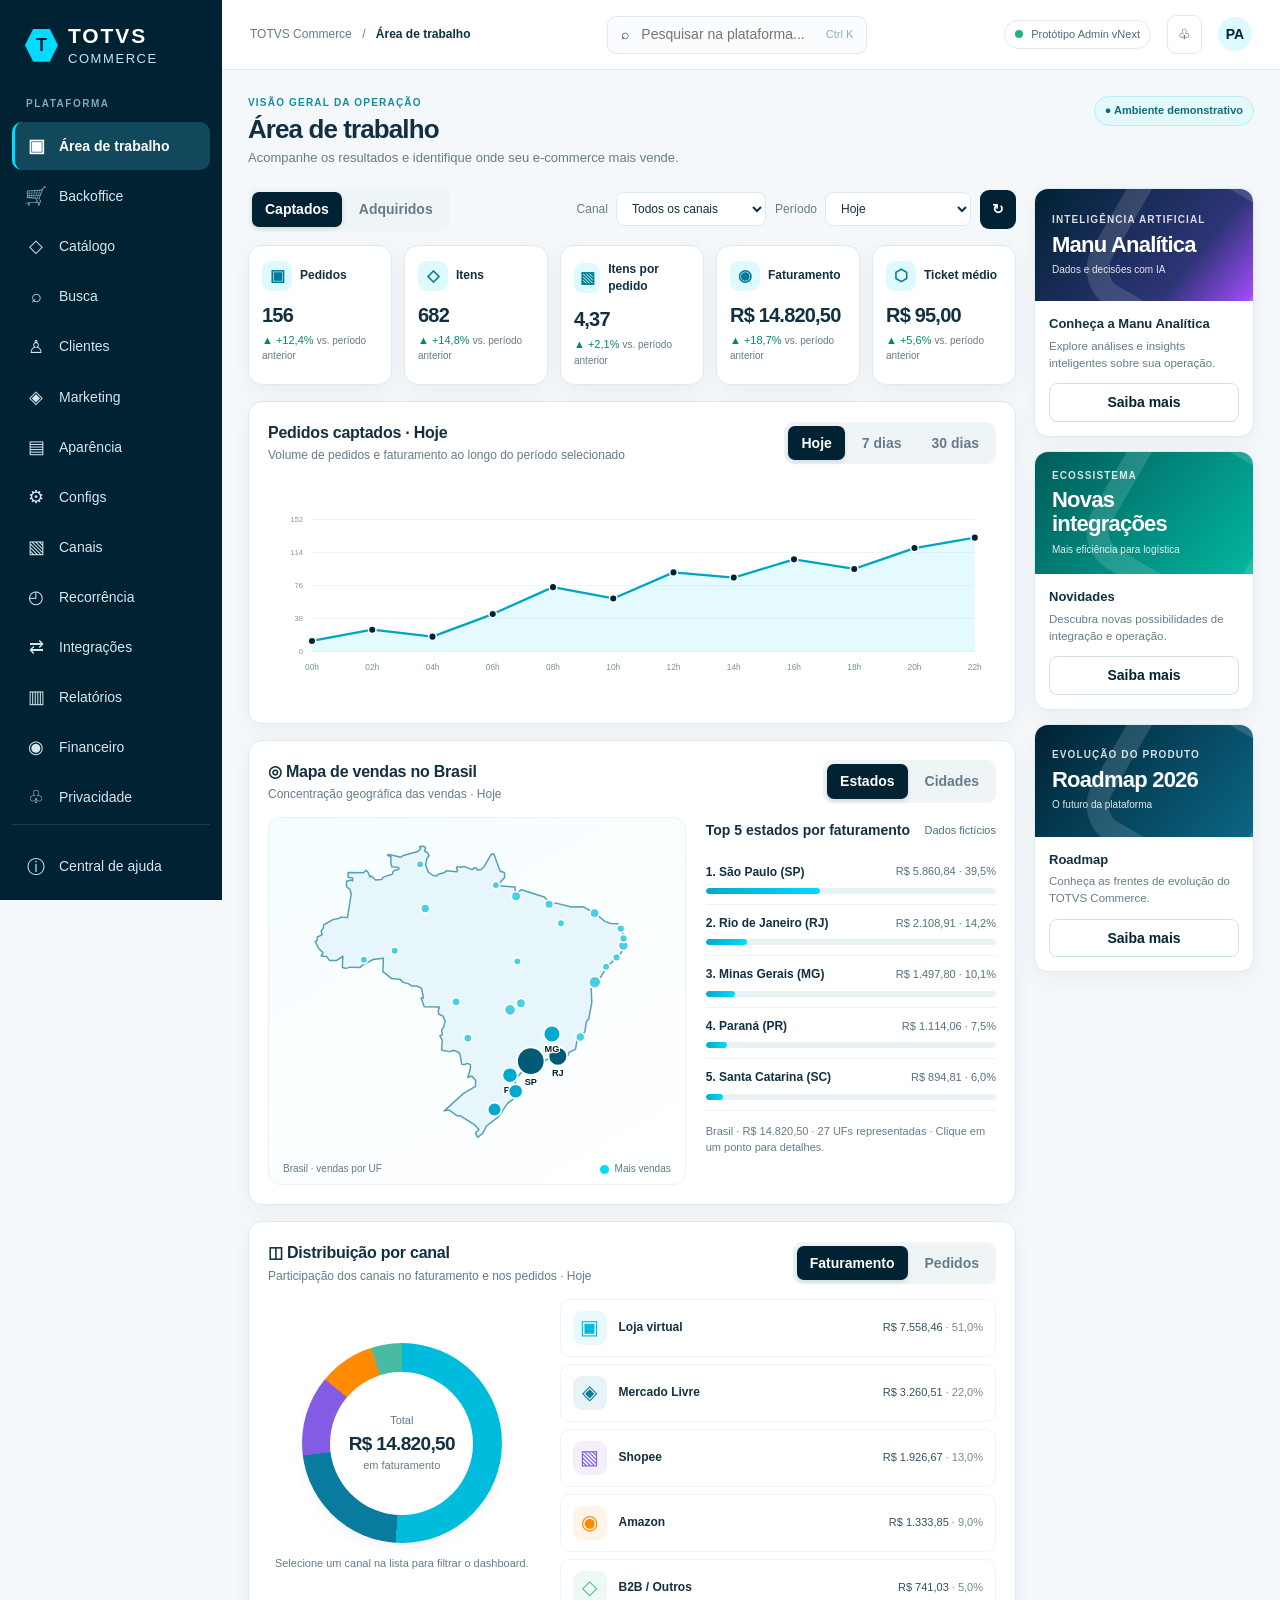
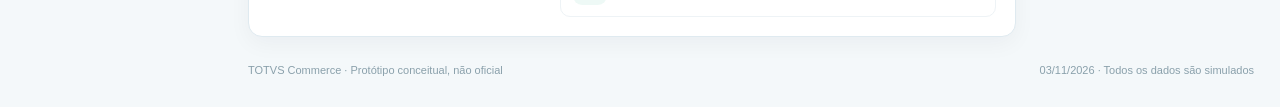
<file: index.html.html>
<!doctype html>
<html lang="pt-BR">
<head>
<meta charset="UTF-8"><meta name="viewport" content="width=device-width,initial-scale=1">
<title>TOTVS Commerce — Área de Trabalho | Protótipo</title>
<style>
:root{--navy:#002233;--navy2:#06384a;--cyan:#00dbff;--cyan-soft:#dcfaff;--purple:#a44dff;--orange:#ff8900;--green:#00a88c;--text:#123041;--muted:#667b88;--line:#dfeaf0;--bg:#f4f8fa;--card:#fff;--shadow:0 7px 22px rgba(0,34,51,.045)}
*{box-sizing:border-box}body{margin:0;background:var(--bg);font:14px/1.45 Inter,'Segoe UI',Arial,sans-serif;color:var(--text)}button,input,select{font:inherit}button{cursor:pointer}button:focus-visible,select:focus-visible,input:focus-visible{outline:3px solid #00dbff77;outline-offset:2px}button:disabled{opacity:.5;cursor:not-allowed}.shell{min-height:100vh;display:grid;grid-template-columns:222px minmax(0,1fr)}.sidebar{background:var(--navy);color:#c9e1eb;position:sticky;top:0;height:100vh;padding:25px 12px;display:flex;flex-direction:column;overflow:auto}.brand{display:flex;align-items:center;gap:10px;padding:0 13px 27px;color:white}.brand-mark{width:33px;height:33px;background:var(--cyan);clip-path:polygon(25% 0%,75% 0%,100% 50%,75% 100%,25% 100%,0% 50%);display:grid;place-items:center;color:var(--navy);font-weight:900;font-size:18px}.brand-type{line-height:1.05}.brand-type b{display:block;font-size:21px;letter-spacing:.09em}.brand-type small{display:block;color:#c9e5ec;font-size:13px;letter-spacing:.12em;margin-top:5px}.nav-label{font-size:10px;letter-spacing:.15em;text-transform:uppercase;margin:4px 14px 9px;color:#81a8b5;font-weight:800}.nav-item{display:flex;align-items:center;gap:12px;width:100%;border:0;border-radius:10px;background:none;color:#d5e7ec;text-align:left;padding:11px 13px;margin:2px 0;transition:.18s}.nav-item .ico{font-size:18px;width:22px;text-align:center}.nav-item:hover{background:#ffffff12}.nav-item.active{background:#11485c;color:white;border-left:3px solid var(--cyan);padding-left:10px;font-weight:700}.nav-bottom{margin-top:auto;border-top:1px solid #ffffff1f;padding-top:16px}.sandbox-note{font-size:11px;color:#9fc0ca;padding:12px 12px 2px}.workspace{min-width:0;display:flex;flex-direction:column}.topbar{height:70px;background:white;border-bottom:1px solid var(--line);display:flex;align-items:center;justify-content:space-between;gap:15px;padding:0 28px;position:sticky;top:0;z-index:10}.top-left{display:flex;align-items:center;gap:14px}.breadcrumb{font-size:12px;color:var(--muted)}.breadcrumb b{color:var(--text)}.top-search{height:38px;border:1px solid var(--line);border-radius:9px;display:flex;align-items:center;gap:10px;padding:0 13px;width:min(420px,35vw);background:#fafcfd}.top-search input{border:0;outline:none;flex:1;min-width:0;background:none}.top-right{display:flex;align-items:center;gap:16px}.version{font-size:11px;border:1px solid var(--line);border-radius:30px;padding:6px 10px;color:#516b79;white-space:nowrap}.version i{background:#20b67b;width:8px;height:8px;border-radius:50%;display:inline-block;margin-right:5px}.avatar{width:34px;height:34px;border-radius:50%;background:#dcfaff;color:var(--navy);display:grid;place-items:center;font-weight:800}.icon-button{border:1px solid var(--line);border-radius:9px;background:white;padding:8px 10px;color:var(--navy)}.content{padding:26px 26px 28px;max-width:1920px;width:100%;margin:0 auto}.heading{display:flex;align-items:flex-start;justify-content:space-between;gap:12px;margin-bottom:20px}.eyebrow{text-transform:uppercase;letter-spacing:.12em;color:#168aa3;font-weight:800;font-size:10px}.heading h1{font-size:26px;line-height:1.15;margin:4px 0 5px;letter-spacing:-.035em}.sub{color:var(--muted);font-size:13px}.demo-chip{color:#126b7d;background:#e4f9fc;border:1px solid #b7edf4;padding:6px 10px;border-radius:30px;font-weight:700;font-size:11px}.layout{display:grid;grid-template-columns:minmax(0,1fr) 255px;gap:18px;align-items:start}.main{min-width:0}.promo{display:flex;flex-direction:column;gap:14px}.panel{background:var(--card);border:1px solid var(--line);border-radius:14px;box-shadow:var(--shadow)}.section-pad{padding:19px}.control-row{display:flex;align-items:center;justify-content:space-between;gap:10px;flex-wrap:wrap;margin-bottom:14px}.segmented{display:flex;gap:4px;background:#eff5f7;border-radius:9px;padding:4px}.segmented button{border:0;background:transparent;border-radius:7px;padding:7px 13px;font-weight:650;color:var(--muted);white-space:nowrap}.segmented button.active{background:var(--navy);color:#fff;box-shadow:0 2px 5px #00223322}.filters{display:flex;align-items:center;gap:9px;flex-wrap:wrap}.filter{display:flex;align-items:center;gap:8px;color:var(--muted);font-size:12px}.filter select{padding:8px 30px 8px 11px;border:1px solid var(--line);border-radius:8px;background:white;color:var(--text);max-width:150px}.refresh,.primary{border:0;border-radius:9px;background:var(--navy);color:white;padding:9px 12px;font-weight:750}.refresh:hover,.primary:hover{background:#064155}.kpis{display:grid;grid-template-columns:repeat(5,minmax(0,1fr));gap:12px;margin-bottom:16px}.kpi{padding:15px 13px;display:flex;flex-direction:column;min-height:130px;gap:3px}.kpi-head{display:flex;align-items:center;gap:8px;font-size:12px;font-weight:650}.kpi-ico{height:30px;width:30px;display:grid;place-items:center;border-radius:9px;background:#defaff;color:#007b97;font-size:16px}.kpi strong{font-size:23px;letter-spacing:-.04em;white-space:nowrap;margin-top:7px}.delta{font-size:11px;color:#00896d}.delta.negative{color:#bf5d23}.kpi .secondary{font-size:10px;color:var(--muted)}.panel-title{display:flex;align-items:center;justify-content:space-between;gap:12px;flex-wrap:wrap;margin-bottom:14px}.panel-title h2{font-size:16px;letter-spacing:-.015em;margin:0}.panel-title p{margin:3px 0 0;font-size:12px;color:var(--muted)}.chart-panel{margin-bottom:16px}.chart-wrap{height:225px;position:relative}.chart-wrap svg{width:100%;height:100%;overflow:visible}.chart-tip{position:absolute;pointer-events:none;background:var(--navy);color:white;border-radius:8px;padding:7px 9px;font-size:11px;box-shadow:0 4px 12px #00223333;display:none;z-index:2}.map-panel{margin-bottom:16px}.map-flex{display:grid;grid-template-columns:minmax(250px,1.18fr) minmax(225px,.82fr);gap:20px}.map-region{background:linear-gradient(150deg,#f5fdff,#fff);border:1px solid #eaf2f5;border-radius:13px;padding:6px 10px;position:relative;min-height:345px}.map-svg{width:100%;height:328px;display:block}.map-outline{fill:#eaf4f7;stroke:#b7d6df;stroke-width:2;stroke-linejoin:round}.map-grid{fill:none;stroke:#c7e3e9;stroke-width:1;opacity:.6}.map-node{cursor:pointer;transition:opacity .15s}.map-node:hover{opacity:.75}.map-node circle{stroke:#fff;stroke-width:2}.map-node text{font-size:11px;font-weight:750;fill:#002233;pointer-events:none;paint-order:stroke;stroke:#fff;stroke-width:3}.map-tooltip{position:absolute;pointer-events:none;opacity:0;transform:translate(-50%,-100%);background:#002233;color:#fff;border-radius:8px;padding:7px 10px;font-size:11px;white-space:nowrap;z-index:3;box-shadow:0 5px 18px #0022332a}.map-caption{position:absolute;bottom:8px;left:14px;right:14px;display:flex;justify-content:space-between;font-size:10px;color:#607988;gap:8px}.legend{display:flex;align-items:center;gap:6px}.legend i{width:9px;height:9px;border-radius:50%;background:#00dbff;display:inline-block}.rank-head{display:flex;align-items:center;justify-content:space-between;margin:3px 0 13px}.rank-head h3{font-size:14px;margin:0}.rank-item{padding:10px 0;border-bottom:1px solid #edf2f5}.rank-top{display:flex;align-items:center;justify-content:space-between;gap:8px;font-size:12px}.rank-top b{font-weight:700}.rank-top span{color:#52717e;font-size:11px}.bar{height:6px;border-radius:6px;background:#e9f1f4;overflow:hidden;margin-top:7px}.bar>i{display:block;height:100%;background:linear-gradient(90deg,#00aacc,#00dbff);border-radius:6px;transition:width .25s}.total-note{padding-top:13px;color:var(--muted);font-size:11px}.promo-card{overflow:hidden}.promo-banner{min-height:112px;padding:17px;display:flex;flex-direction:column;justify-content:center;position:relative;color:white;overflow:hidden}.promo-banner:after{content:"";position:absolute;right:-36px;top:-30px;width:140px;height:140px;border:22px solid #ffffff22;border-radius:42px;transform:rotate(30deg)}.promo-banner.ai{background:linear-gradient(130deg,#002233,#2e3577 70%,#a44dff)}.promo-banner.freight{background:linear-gradient(130deg,#005b59,#03b6a0)}.promo-banner.roadmap{background:linear-gradient(130deg,#002233,#0b6685)}.promo-banner small{opacity:.84;letter-spacing:.11em;font-size:10px;font-weight:800}.promo-banner b{font-size:22px;letter-spacing:-.035em;max-width:175px;line-height:1.1;margin-top:5px}.promo-banner .subbanner{font-size:10px;opacity:.88;margin-top:6px}.promo-body{padding:14px}.promo-body h3{margin:0 0 4px;font-size:13px}.promo-body p{margin:0 0 12px;color:var(--muted);font-size:11.5px;min-height:33px}.promo-body button{border:1px solid #d1e1e7;background:white;border-radius:8px;padding:8px;width:100%;color:var(--navy);font-weight:700}.promo-body button:hover{background:var(--cyan-soft)}.footer{margin-top:10px;color:#8aa0ab;font-size:11px;display:flex;justify-content:space-between}.toast{position:fixed;right:20px;bottom:20px;background:#002233;color:#fff;padding:13px 16px;border-radius:11px;box-shadow:0 8px 28px #0022333d;z-index:40;opacity:0;transform:translateY(12px);transition:.2s;pointer-events:none;max-width:350px}.toast.show{opacity:1;transform:none}.modal-backdrop{position:fixed;inset:0;background:#00223380;z-index:50;display:none;align-items:center;justify-content:center;padding:20px}.modal-backdrop.open{display:flex}.modal{background:white;width:min(460px,100%);border-radius:16px;padding:25px;box-shadow:0 20px 60px #00223355}.modal h2{margin:0 0 6px;font-size:21px}.modal p{font-size:13px;color:var(--muted);margin:0 0 18px}.modal .actions{display:flex;justify-content:flex-end;gap:10px}.modal .actions button{padding:9px 13px;border-radius:8px}.ghost{background:white;border:1px solid var(--line);color:var(--navy)}.status{font-size:11px;color:#4e7280}.hide{display:none!important}
@media(max-width:1340px){.layout{grid-template-columns:minmax(0,1fr) 220px}.kpi strong{font-size:20px}.top-search{width:260px}}@media(max-width:1140px){.layout{grid-template-columns:1fr}.promo{display:grid;grid-template-columns:repeat(3,minmax(0,1fr))}.kpis{grid-template-columns:repeat(3,1fr)}.map-flex{grid-template-columns:1fr 1fr}}@media(max-width:820px){.shell{grid-template-columns:66px 1fr}.sidebar{padding:21px 8px}.brand{padding:0 7px 24px}.brand-type,.nav-label,.nav-item .nav-text,.sandbox-note{display:none}.nav-item{justify-content:center;padding:12px 0}.nav-item.active{padding-left:0}.topbar{padding:0 16px}.top-search,.version,.breadcrumb{display:none}.content{padding:16px}.kpis{grid-template-columns:repeat(2,1fr)}.map-flex{grid-template-columns:1fr}.promo{grid-template-columns:1fr}.heading h1{font-size:23px}}@media(max-width:450px){.kpis{grid-template-columns:1fr}.map-region{min-height:300px}.map-svg{height:280px}.filter select{max-width:130px}.content{padding:12px}.heading{flex-direction:column}}

.map-outline{fill:#e7f6fa;stroke:#55a1b3;stroke-width:1.8;stroke-linejoin:round}.map-svg{height:340px}.map-region{min-height:368px}.map-node:focus{outline:none}.map-node:focus circle{stroke:#ff8900;stroke-width:3px}.map-node{cursor:pointer}.channel-panel{margin-bottom:16px}.channel-grid{display:grid;grid-template-columns:minmax(165px,.38fr) minmax(300px,.62fr);gap:24px;align-items:center}.channel-donut-col{display:flex;flex-direction:column;align-items:center;gap:13px}.channel-donut{border-radius:50%;width:200px;height:200px;display:grid;place-items:center;background:#e5eff3;box-shadow:0 5px 15px #0022330a;transition:background .2s}.channel-hole{width:143px;height:143px;border-radius:50%;background:#fff;display:flex;align-items:center;justify-content:center;flex-direction:column;gap:1px;text-align:center;padding:8px}.channel-hole small,.channel-hole span{font-size:11px;color:var(--muted)}.channel-hole strong{font-size:19px;letter-spacing:-.035em;overflow-wrap:anywhere}.channel-footnote{margin:0;text-align:center;color:var(--muted);font-size:11px}.channel-rows{display:flex;flex-direction:column;gap:7px}.channel-row{background:#fff;border:1px solid #eef3f6;border-radius:10px;display:flex;align-items:center;gap:12px;padding:11px 12px;width:100%;text-align:left;color:var(--text)}.channel-row:hover{background:#f3fbfd;border-color:#c0e8f0}.channel-icon{height:34px;width:34px;border-radius:9px;display:grid;place-items:center;font-size:20px;flex:none}.channel-detail{min-width:0;flex:1}.channel-top{display:flex;align-items:center;justify-content:space-between;gap:8px;font-size:12px}.channel-top>span{white-space:nowrap;font-size:11px;color:#325261}.channel-top em{font-style:normal;color:#718995}.channel-row .bar{margin-top:7px;height:7px}@media(max-width:760px){.channel-grid{grid-template-columns:1fr}.channel-donut{width:185px;height:185px}.channel-hole{width:133px;height:133px}}
</style>
</head>
<body>
<div class="shell">
<aside class="sidebar" aria-label="Navegação principal"><div class="brand"><div class="brand-mark" aria-hidden="true">T</div><div class="brand-type"><b>TOTVS</b><small>COMMERCE</small></div></div><div class="nav-label">Plataforma</div>
<div id="nav"></div><div class="nav-bottom"><button class="nav-item" data-page="Ajuda"><span class="ico">ⓘ</span><span class="nav-text">Central de ajuda</span></button><div class="sandbox-note">Conceito UX/UI · dados simulados</div></div></aside>
<div class="workspace"><header class="topbar"><div class="top-left"><div class="breadcrumb">TOTVS Commerce <span style="margin:0 7px">/</span> <b id="crumb">Área de trabalho</b></div></div><div class="top-search"><span>⌕</span><input id="globalSearch" aria-label="Buscar na plataforma" placeholder="Pesquisar na plataforma..."><span style="color:#94a8b1;font-size:11px">Ctrl K</span></div><div class="top-right"><span class="version"><i></i> Protótipo Admin vNext</span><button class="icon-button" id="notifications" title="Notificações">♧</button><div class="avatar" title="Usuário demonstração">PA</div></div></header>
<main class="content"><div class="heading"><div><div class="eyebrow">Visão geral da operação</div><h1 id="pageTitle">Área de trabalho</h1><div class="sub" id="pageSub">Acompanhe os resultados e identifique onde seu e-commerce mais vende.</div></div><span class="demo-chip">● Ambiente demonstrativo</span></div>
<div class="layout"><div class="main">
<div class="control-row"><div class="segmented" role="group" aria-label="Tipo de pedido"><button class="active" data-mode="captados">Captados</button><button data-mode="adquiridos">Adquiridos</button></div><div class="filters"><label class="filter">Canal <select id="channel"><option value="all">Todos os canais</option><option value="loja">Loja virtual</option><option value="market">Marketplace</option><option value="b2b">B2B</option></select></label><label class="filter">Período <select id="period"><option value="today">Hoje</option><option value="7d">Últimos 7 dias</option><option value="30d">Últimos 30 dias</option></select></label><button class="refresh" id="reset" title="Restaurar filtros">↻</button></div></div>
<div class="kpis" id="kpis"></div>
<section class="panel section-pad chart-panel"><div class="panel-title"><div><h2 id="chartTitle">Pedidos captados · Hoje</h2><p>Volume de pedidos e faturamento ao longo do período selecionado</p></div><div class="segmented" id="periodQuick"><button data-period="today" class="active">Hoje</button><button data-period="7d">7 dias</button><button data-period="30d">30 dias</button></div></div><div class="chart-wrap" id="chartWrap"><svg id="chart" role="img" aria-label="Gráfico ilustrativo de pedidos e faturamento"></svg><div id="chartTip" class="chart-tip"></div></div></section>
<section class="panel section-pad map-panel"><div class="panel-title"><div><h2>◎ Mapa de vendas no Brasil</h2><p>Concentração geográfica das vendas · <span id="mapPeriodName">Hoje</span></p></div><div class="segmented" id="geoMode"><button class="active" data-geo="state">Estados</button><button data-geo="city">Cidades</button></div></div><div class="map-flex"><div class="map-region" id="mapRegion"><svg class="map-svg" viewBox="0 0 450 410" role="img" aria-label="Mapa geográfico do Brasil com vendas por Unidade da Federação"><path class="map-outline" d="M226.0,377.9 L223.3,372.8 L227.5,368.5 L222.0,362.4 L204.8,351.7 L201.3,351.9 L191.7,345.0 L185.6,345.9 L209.0,324.9 L223.3,316.3 L223.5,309.1 L218.8,303.9 L214.1,305.7 L217.2,295.1 L217.2,290.2 L213.8,288.6 L210.2,290.0 L206.7,289.6 L204.7,277.9 L202.9,275.2 L196.5,272.8 L192.6,274.5 L182.6,272.8 L183.2,260.6 L180.4,255.6 L183.4,253.7 L182.5,248.6 L185.1,244.7 L186.8,237.6 L184.5,232.0 L179.3,229.4 L178.3,225.9 L179.7,220.7 L161.5,220.3 L157.8,209.8 L160.6,209.7 L158.2,198.0 L152.7,195.3 L146.7,195.4 L142.8,192.8 L136.4,191.0 L132.6,187.6 L122.0,186.2 L111.7,178.1 L112.3,161.9 L99.9,163.4 L86.5,170.4 L84.4,173.1 L72.5,172.6 L67.1,174.1 L62.8,173.1 L63.4,159.4 L55.6,164.7 L47.2,164.5 L43.7,159.7 L37.3,159.2 L39.4,155.3 L34.1,149.8 L30.1,141.7 L32.6,140.1 L32.6,136.3 L38.4,133.7 L37.4,128.8 L39.8,125.7 L40.5,121.5 L51.4,115.3 L59.2,113.6 L60.4,112.3 L69.0,112.7 L73.5,84.1 L72.0,78.9 L67.8,75.7 L67.9,69.1 L73.2,67.6 L75.1,68.6 L75.4,65.1 L69.9,64.2 L69.7,58.6 L88.2,58.8 L91.4,55.7 L94.0,58.5 L95.9,63.8 L97.7,62.7 L102.9,67.5 L110.3,66.9 L112.1,64.1 L123.1,60.6 L124.2,56.8 L131.0,54.2 L130.5,52.3 L122.4,51.5 L121.1,45.9 L121.5,39.8 L117.2,37.5 L119.0,36.7 L133.6,40.1 L136.4,37.9 L153.8,33.2 L157.3,29.7 L156.0,27.2 L161.0,26.8 L163.2,28.9 L161.9,32.8 L165.2,34.2 L167.4,38.4 L164.8,41.5 L163.2,49.2 L166.4,57.9 L172.2,62.1 L176.9,62.6 L177.9,60.8 L185.2,58.9 L188.3,56.5 L201.0,57.6 L201.9,55.8 L200.3,54.0 L201.3,51.4 L205.1,52.2 L209.6,51.3 L219.2,55.0 L222.1,52.6 L224.2,53.0 L225.5,55.5 L230.1,54.9 L233.7,51.5 L242.3,36.6 L245.5,36.2 L253.2,56.9 L258.2,58.4 L258.5,64.6 L251.4,72.0 L254.3,74.7 L271.1,76.1 L271.4,85.1 L278.7,79.2 L306.4,88.0 L311.0,93.2 L309.5,98.2 L320.5,95.4 L339.0,100.2 L353.2,99.9 L367.2,107.3 L379.4,117.4 L386.7,120.0 L394.8,120.3 L398.3,123.2 L403.1,140.1 L399.3,155.0 L381.1,173.4 L375.0,183.5 L368.0,191.3 L365.6,191.5 L362.9,198.1 L363.6,215.0 L360.0,234.8 L357.0,238.4 L355.3,250.4 L345.6,262.1 L344.0,271.4 L336.3,275.3 L334.1,280.7 L323.8,280.7 L308.8,284.2 L302.2,288.2 L291.5,290.8 L280.3,298.0 L272.3,306.9 L270.9,313.6 L272.5,318.6 L268.6,332.1 L261.9,337.0 L251.4,352.9 L236.6,364.2 L232.2,372.8 L226.0,377.9 Z"/><g id="geoPoints"></g></svg><div class="map-tooltip" id="mapTooltip"></div><div class="map-caption"><span>Brasil · vendas por UF</span><span class="legend"><i></i> Mais vendas</span></div></div><div><div class="rank-head"><h3 id="rankTitle">Top 5 estados por faturamento</h3><span class="status">Dados fictícios</span></div><div id="ranking"></div><div class="total-note" id="mapNote">Selecione um ponto no mapa para ver o detalhe.</div></div></div></section>
<section class="panel section-pad channel-panel"><div class="panel-title"><div><h2>◫ Distribuição por canal</h2><p>Participação dos canais no faturamento e nos pedidos · <span id="channelPeriod">Hoje</span></p></div><div class="segmented" role="group" aria-label="Métrica da distribuição"><button class="active" data-channelmetric="revenue">Faturamento</button><button data-channelmetric="orders">Pedidos</button></div></div><div class="channel-grid"><div class="channel-donut-col"><div id="channelDonut" class="channel-donut" role="img" aria-label="Gráfico de rosca por canal"><div class="channel-hole"><small>Total</small><strong id="channelDonutTotal">—</strong><span id="channelDonutSub">em vendas</span></div></div><p class="channel-footnote">Selecione um canal na lista para filtrar o dashboard.</p></div><div id="channelRows" class="channel-rows"></div></div></section></div><aside class="promo" aria-label="Novidades e banners"><article class="panel promo-card"><div class="promo-banner ai"><small>INTELIGÊNCIA ARTIFICIAL</small><b>Manu Analítica</b><div class="subbanner">Dados e decisões com IA</div></div><div class="promo-body"><h3>Conheça a Manu Analítica</h3><p>Explore análises e insights inteligentes sobre sua operação.</p><button data-banner="Manu Analítica">Saiba mais</button></div></article><article class="panel promo-card"><div class="promo-banner freight"><small>ECOSSISTEMA</small><b>Novas integrações</b><div class="subbanner">Mais eficiência para logística</div></div><div class="promo-body"><h3>Novidades</h3><p>Descubra novas possibilidades de integração e operação.</p><button data-banner="Integrações">Saiba mais</button></div></article><article class="panel promo-card"><div class="promo-banner roadmap"><small>EVOLUÇÃO DO PRODUTO</small><b>Roadmap 2026</b><div class="subbanner">O futuro da plataforma</div></div><div class="promo-body"><h3>Roadmap</h3><p>Conheça as frentes de evolução do TOTVS Commerce.</p><button data-banner="Roadmap 2026">Saiba mais</button></div></article></aside></div>
<footer class="footer"><span>TOTVS Commerce · Protótipo conceitual, não oficial</span><span>03/11/2026 · Todos os dados são simulados</span></footer>
</main></div></div><div class="toast" id="toast" role="status"></div><div class="modal-backdrop" id="modalLayer" role="presentation"><div class="modal" role="dialog" aria-modal="true" aria-labelledby="modalTitle"><h2 id="modalTitle"></h2><p id="modalText"></p><div class="actions"><button class="ghost" id="closeModal">Fechar</button><button class="primary" id="modalOK">Entendi</button></div></div></div>
<script>
(()=>{
'use strict';
const navItems=[['▣','Área de trabalho'],['🛒','Backoffice'],['◇','Catálogo'],['⌕','Busca'],['♙','Clientes'],['◈','Marketing'],['▤','Aparência'],['⚙','Configs'],['▧','Canais'],['◴','Recorrência'],['⇄','Integrações'],['▥','Relatórios'],['◉','Financeiro'],['♧','Privacidade']];
const nav=document.getElementById('nav');nav.innerHTML=navItems.map(([icon,name],i)=>`<button class="nav-item ${i===0?'active':''}" data-page="${name}"><span class="ico">${icon}</span><span class="nav-text">${name}</span></button>`).join('');
const state={mode:'captados',period:'today',channel:'all',geo:'state',channelMetric:'revenue'};
const data=[{"uf":"SP","state":"São Paulo","city":"São Paulo","x":290.01,"y":285.95,"val":6420.8},{"uf":"RJ","state":"Rio de Janeiro","city":"Rio de Janeiro","x":322.6,"y":280.1,"val":2310.4},{"uf":"MG","state":"Minas Gerais","city":"Belo Horizonte","x":315.57,"y":253.28,"val":1640.9},{"uf":"PR","state":"Paraná","city":"Curitiba","x":264.93,"y":302.87,"val":1220.5},{"uf":"SC","state":"Santa Catarina","city":"Florianópolis","x":271.78,"y":322.31,"val":980.3},{"uf":"RS","state":"Rio Grande do Sul","city":"Porto Alegre","x":246.32,"y":344.27,"val":860.2},{"uf":"BA","state":"Bahia","city":"Salvador","x":367.25,"y":190.73,"val":550.9},{"uf":"GO","state":"Goiás","city":"Goiânia","x":265.12,"y":224.12,"val":420.7},{"uf":"PE","state":"Pernambuco","city":"Recife","x":401.64,"y":146.45,"val":250.3},{"uf":"CE","state":"Ceará","city":"Fortaleza","x":366.87,"y":107.48,"val":165.5},{"uf":"AM","state":"Amazonas","city":"Manaus","x":162.81,"y":101.9,"val":140},{"uf":"PA","state":"Pará","city":"Belém","x":272.34,"y":87.14,"val":190},{"uf":"MA","state":"Maranhão","city":"São Luís","x":312.15,"y":96.77,"val":125},{"uf":"MT","state":"Mato Grosso","city":"Cuiabá","x":200.05,"y":214.4,"val":100},{"uf":"MS","state":"Mato Grosso do Sul","city":"Campo Grande","x":214.11,"y":258.14,"val":98},{"uf":"ES","state":"Espírito Santo","city":"Vitória","x":349.77,"y":256.88,"val":145},{"uf":"PB","state":"Paraíba","city":"João Pessoa","x":401.83,"y":138.08,"val":62},{"uf":"RN","state":"Rio Grande do Norte","city":"Natal","x":398.5,"y":126.11,"val":61},{"uf":"PI","state":"Piauí","city":"Teresina","x":326.4,"y":119.81,"val":50},{"uf":"AL","state":"Alagoas","city":"Maceió","x":393.47,"y":160.85,"val":53},{"uf":"SE","state":"Sergipe","city":"Aracaju","x":380.83,"y":172.19,"val":44},{"uf":"TO","state":"Tocantins","city":"Palmas","x":273.87,"y":165.62,"val":35},{"uf":"RO","state":"Rondônia","city":"Porto Velho","x":125.95,"y":152.84,"val":48},{"uf":"AC","state":"Acre","city":"Rio Branco","x":88.8,"y":163.73,"val":27},{"uf":"AP","state":"Amapá","city":"Macapá","x":247.93,"y":73.64,"val":30},{"uf":"RR","state":"Roraima","city":"Boa Vista","x":156.63,"y":48.62,"val":28},{"uf":"DF","state":"Distrito Federal","city":"Brasília","x":278.14,"y":216.11,"val":180}];
const fmtMoney=n=>n.toLocaleString('pt-BR',{style:'currency',currency:'BRL'});const fmtNum=n=>n.toLocaleString('pt-BR');const names={today:'Hoje', '7d':'Últimos 7 dias','30d':'Últimos 30 dias'};const factors={today:1,'7d':6.4,'30d':24.2};const channelFactors={all:1,loja:.51,market:.44,b2b:.05};const modeFactors={captados:1,adquiridos:.81};const colorSet=['#006b85','#009db8','#00c4dc','#59dded','#a4eaf1'];const clamp=(x,a,b)=>Math.max(a,Math.min(b,x));
function amount(base){return base*factors[state.period]*channelFactors[state.channel]*modeFactors[state.mode]}
function renderKpis(){let count=Math.round(amount(156)),items=Math.round(count*4.37),revenue=amount(14820.5);let cards=[['▣','Pedidos',fmtNum(count),'+12,4%'],['◇','Itens',fmtNum(items),'+14,8%'],['▧','Itens por pedido','4,37','+2,1%'],['◉','Faturamento',fmtMoney(revenue),'+18,7%'],['⬡','Ticket médio',fmtMoney(count?revenue/count:0),'+5,6%']];document.getElementById('kpis').innerHTML=cards.map(([icon,label,value,delta])=>`<article class="panel kpi"><div class="kpi-head"><span class="kpi-ico">${icon}</span>${label}</div><strong>${value}</strong><span class="delta">▲ ${delta} <span class="secondary">vs. período anterior</span></span></article>`).join('')}
function renderChart(){document.getElementById('chartTitle').textContent=`Pedidos ${state.mode} · ${names[state.period]}`;let n=state.period==='today'?12:state.period==='7d'?7:10;let labels=state.period==='today'?Array.from({length:12},(_,i)=>`${String(i*2).padStart(2,'0')}h`):state.period==='7d'?['Qua','Qui','Sex','Sáb','Dom','Seg','Ter']:['1','4','7','10','13','16','19','22','25','30'];let pattern=state.period==='today'?[12,25,17,43,74,61,91,85,106,95,119,131]:state.period==='7d'?[66,84,72,120,109,130,148]:[55,73,65,92,88,107,95,118,126,148];const svg=document.getElementById('chart');const w=960,h=230,pl=58,pr=28,pt=20,pb=36,pw=w-pl-pr,ph=h-pt-pb,cap=Math.max(...pattern)*1.16;let x=i=>pl+i*pw/(n-1),y=v=>pt+ph*(1-v/cap);let lines='';for(let j=0;j<5;j++){let yy=pt+j*ph/4;lines+=`<line x1="${pl}" y1="${yy}" x2="${w-pr}" y2="${yy}" stroke="#e8eff2"/><text x="${pl-12}" y="${yy+4}" font-size="10" fill="#8298a4" text-anchor="end">${Math.round((4-j)*cap/4)}</text>`}let points=pattern.map((v,i)=>`${x(i)},${y(v)}`).join(' ');let line=`<polyline fill="none" stroke="#00a4c3" stroke-width="3" stroke-linejoin="round" stroke-linecap="round" points="${points}"/>`;let area=`<polygon points="${pl},${pt+ph} ${points} ${w-pr},${pt+ph}" fill="#00dbff" opacity=".11"/>`;let dots=pattern.map((v,i)=>`<circle class="chart-dot" data-index="${i}" cx="${x(i)}" cy="${y(v)}" r="5" fill="#002233" stroke="white" stroke-width="2" style="cursor:pointer"/>`).join('');let lbls=labels.map((label,i)=>`<text x="${x(i)}" y="${h-12}" text-anchor="middle" font-size="11" fill="#7a929e">${label}</text>`).join('');svg.setAttribute('viewBox',`0 0 ${w} ${h}`);svg.innerHTML=lines+area+line+dots+lbls;const tip=document.getElementById('chartTip');svg.querySelectorAll('.chart-dot').forEach(el=>{el.addEventListener('mouseenter',()=>{let i=+el.dataset.index;tip.textContent=`${labels[i]} · ${Math.round(pattern[i]*factors[state.period]*channelFactors[state.channel])} pedidos (simulado)`;tip.style.left=`${(x(i)/w)*100}%`;tip.style.top=`${(y(pattern[i])/h)*100-1}%`;tip.style.display='block'});el.addEventListener('mouseleave',()=>tip.style.display='none')})}
function renderMap(){
 document.getElementById('mapPeriodName').textContent=names[state.period];
 const base=data.reduce((t,d)=>t+d.val,0), values=data.map(d=>({...d,value:amount(d.val*14820.5/base)})).sort((a,b)=>b.value-a.value);
 const sum=values.reduce((t,d)=>t+d.value,0), top=values.slice(0,5);
 document.getElementById('rankTitle').textContent=`Top 5 ${state.geo==='state'?'estados':'cidades'} por faturamento`;
 document.getElementById('ranking').innerHTML=top.map((d,i)=>{let pct=d.value/sum*100;return `<div class="rank-item"><div class="rank-top"><b>${i+1}. ${state.geo==='state'?d.state+' ('+d.uf+')':d.city}</b><span>${fmtMoney(d.value)} · ${pct.toFixed(1).replace('.',',')}%</span></div><div class="bar"><i style="width:${Math.max(1,pct).toFixed(1)}%"></i></div></div>`}).join('');
 const svg=document.getElementById('geoPoints');svg.innerHTML='';const max=values[0].value;let selected=state.selectedUF||'';
 values.forEach(d=>{let ns='http://www.w3.org/2000/svg';let grp=document.createElementNS(ns,'g');grp.classList.add('map-node');grp.setAttribute('role','button');grp.setAttribute('tabindex','0');grp.setAttribute('aria-label',`${d.state}: ${fmtMoney(d.value)}`);
 let rad=clamp(3.5+Math.sqrt(d.value/max)*13,4.5,17);let circ=document.createElementNS(ns,'circle');circ.setAttribute('cx',d.x);circ.setAttribute('cy',d.y);circ.setAttribute('r',rad);circ.setAttribute('fill',d.value/max>.3?'#005b78':d.value/max>.12?'#00aacc':'#46cfe7');circ.setAttribute('stroke',d.uf===selected?'#ff8900':'#ffffff');circ.setAttribute('stroke-width',d.uf===selected?'3.5':'1.6');grp.appendChild(circ);
 if(rad>=9){let label=document.createElementNS(ns,'text');label.setAttribute('x',d.x);label.setAttribute('y',d.y+rad+12);label.setAttribute('text-anchor','middle');label.textContent=d.uf;grp.appendChild(label)}
 let tt=document.createElementNS(ns,'title');tt.textContent=`${state.geo==='city'?d.city:d.state}: ${fmtMoney(d.value)}`;grp.appendChild(tt);
 const tip=document.getElementById('mapTooltip');const show=()=>{tip.textContent=`${state.geo==='city'?d.city:d.state} · ${fmtMoney(d.value)}`;tip.style.left=`${d.x/450*100}%`;tip.style.top=`${d.y/410*100}%`;tip.style.opacity='1'};
 const choose=()=>{state.selectedUF=d.uf;document.getElementById('mapNote').textContent=`${d.state} (${d.uf}) · ${fmtMoney(d.value)} · ${(d.value/sum*100).toFixed(1).replace('.',',')}% do faturamento brasileiro. Localização ilustrada pela capital.`;renderMap()};
 grp.addEventListener('mouseenter',show);grp.addEventListener('mouseleave',()=>tip.style.opacity='0');grp.addEventListener('focus',show);grp.addEventListener('blur',()=>tip.style.opacity='0');grp.addEventListener('click',choose);grp.addEventListener('keydown',e=>{if(e.key==='Enter'||e.key===' '){e.preventDefault();choose()}});svg.appendChild(grp);
 });
 if(!state.selectedUF)document.getElementById('mapNote').textContent=`Brasil · ${fmtMoney(sum)} · 27 UFs representadas · Clique em um ponto para detalhes.`;
}
const channels=[{id:'loja',name:'Loja virtual',revenue:.51,orders:.55,color:'#00bcdc',icon:'▣'},{id:'mercadolivre',name:'Mercado Livre',revenue:.22,orders:.19,color:'#087b9f',icon:'◈'},{id:'shopee',name:'Shopee',revenue:.13,orders:.12,color:'#835ce3',icon:'▧'},{id:'amazon',name:'Amazon',revenue:.09,orders:.08,color:'#ff8900',icon:'◉'},{id:'b2b',name:'B2B / Outros',revenue:.05,orders:.06,color:'#48bca3',icon:'◇'}];
function renderChannels(){
 document.getElementById('channelPeriod').textContent=names[state.period];
 const metric=state.channelMetric;
 let visible=channels.filter(c=>state.channel==='all'||(state.channel==='loja'&&c.id==='loja')||(state.channel==='market'&&['mercadolivre','shopee','amazon'].includes(c.id))||(state.channel==='b2b'&&c.id==='b2b'));
 const denominator=visible.reduce((t,c)=>t+c[metric],0);
 let base=metric==='revenue'?amount(14820.5):Math.round(amount(156));
 let total=base;
 let acc=0;const gradients=visible.map(c=>{let part=c[metric]/denominator*100;let g=`${c.color} ${acc.toFixed(2)}% ${(acc+part).toFixed(2)}%`;acc+=part;return g});
 document.getElementById('channelDonut').style.background=`conic-gradient(${gradients.join(',')})`;
 document.getElementById('channelDonutTotal').textContent=metric==='revenue'?fmtMoney(total):fmtNum(Math.round(total));
 document.getElementById('channelDonutSub').textContent=metric==='revenue'?'em faturamento':'pedidos';
 document.getElementById('channelRows').innerHTML=visible.map(c=>{let share=c[metric]/denominator,pct=share*100,val=total*share;return `<button class="channel-row" type="button" data-pickchannel="${c.id}" title="Visualizar canal ${c.name}"><span class="channel-icon" style="background:${c.color}18;color:${c.color}">${c.icon}</span><span class="channel-detail"><span class="channel-top"><b>${c.name}</b><span>${metric==='revenue'?fmtMoney(val):fmtNum(Math.round(val))} <em>· ${pct.toFixed(1).replace('.',',')}%</em></span></span><span class="bar"><i style="width:${pct.toFixed(1)}%;background:${c.color}"></i></span></span></button>`}).join('');
 document.querySelectorAll('[data-pickchannel]').forEach(b=>b.addEventListener('click',()=>{let v=b.dataset.pickchannel;state.channel=v==='loja'?'loja':v==='b2b'?'b2b':'market';sync();toast('Filtro de canal aplicado.');}));
 document.querySelectorAll('[data-channelmetric]').forEach(b=>b.classList.toggle('active',b.dataset.channelmetric===metric));
}
function sync(){renderKpis();renderChart();renderMap();renderChannels();document.querySelectorAll('[data-mode]').forEach(b=>b.classList.toggle('active',b.dataset.mode===state.mode));document.querySelectorAll('[data-period]').forEach(b=>b.classList.toggle('active',b.dataset.period===state.period));document.querySelectorAll('[data-geo]').forEach(b=>b.classList.toggle('active',b.dataset.geo===state.geo));document.getElementById('period').value=state.period;document.getElementById('channel').value=state.channel}
let toastTimer;function toast(msg){const t=document.getElementById('toast');t.textContent=msg;t.classList.add('show');clearTimeout(toastTimer);toastTimer=setTimeout(()=>t.classList.remove('show'),3500)}
function modal(title,body){document.getElementById('modalTitle').textContent=title;document.getElementById('modalText').textContent=body;document.getElementById('modalLayer').classList.add('open')}
function closeModal(){document.getElementById('modalLayer').classList.remove('open')}
document.querySelectorAll('[data-mode]').forEach(b=>b.addEventListener('click',()=>{state.mode=b.dataset.mode;sync()}));document.querySelectorAll('[data-period]').forEach(b=>b.addEventListener('click',()=>{state.period=b.dataset.period;sync()}));document.querySelectorAll('[data-geo]').forEach(b=>b.addEventListener('click',()=>{state.geo=b.dataset.geo;sync()}));document.querySelectorAll('[data-channelmetric]').forEach(b=>b.addEventListener('click',()=>{state.channelMetric=b.dataset.channelmetric;sync()}));document.getElementById('channel').addEventListener('change',e=>{state.channel=e.target.value;sync()});document.getElementById('period').addEventListener('change',e=>{state.period=e.target.value;sync()});document.getElementById('reset').addEventListener('click',()=>{state.mode='captados';state.period='today';state.channel='all';state.geo='state';state.channelMetric='revenue';state.selectedUF='';sync();toast('Filtros restaurados.')});document.querySelectorAll('[data-banner]').forEach(b=>b.addEventListener('click',()=>modal(b.dataset.banner,'Este banner está preservado como área de comunicação do Admin. Na versão real, poderá apontar para a página oficial da funcionalidade ou campanha.')));
document.querySelectorAll('[data-page]').forEach(b=>b.addEventListener('click',()=>{document.querySelectorAll('[data-page]').forEach(x=>x.classList.remove('active'));b.classList.add('active');let page=b.dataset.page;document.getElementById('pageTitle').textContent=page;document.getElementById('crumb').textContent=page;document.getElementById('pageSub').textContent=page==='Área de trabalho'?'Acompanhe os resultados e identifique onde seu e-commerce mais vende.':`Visualização conceitual de ${page.toLowerCase()}. O dashboard abaixo permanece disponível nesta demonstração.`;if(page!=='Área de trabalho')toast(`Módulo ${page}: navegação demonstrativa. A implementação desta tela será a próxima etapa.`)}));document.getElementById('notifications').addEventListener('click',()=>modal('Notificações','Nenhuma notificação real. Este é um protótipo sem conexão com a plataforma.'));document.getElementById('closeModal').addEventListener('click',closeModal);document.getElementById('modalOK').addEventListener('click',closeModal);document.getElementById('modalLayer').addEventListener('click',e=>{if(e.target.id==='modalLayer')closeModal()});document.addEventListener('keydown',e=>{if(e.key==='Escape')closeModal();if((e.ctrlKey||e.metaKey)&&e.key.toLowerCase()==='k'){e.preventDefault();document.getElementById('globalSearch').focus()}});document.getElementById('globalSearch').addEventListener('keydown',e=>{if(e.key==='Enter'){toast(`Busca demonstrativa: “${e.target.value.trim()||'sem termo'}”.`);e.target.blur()}});
sync();
})();
</script>
</body></html>
</file>
